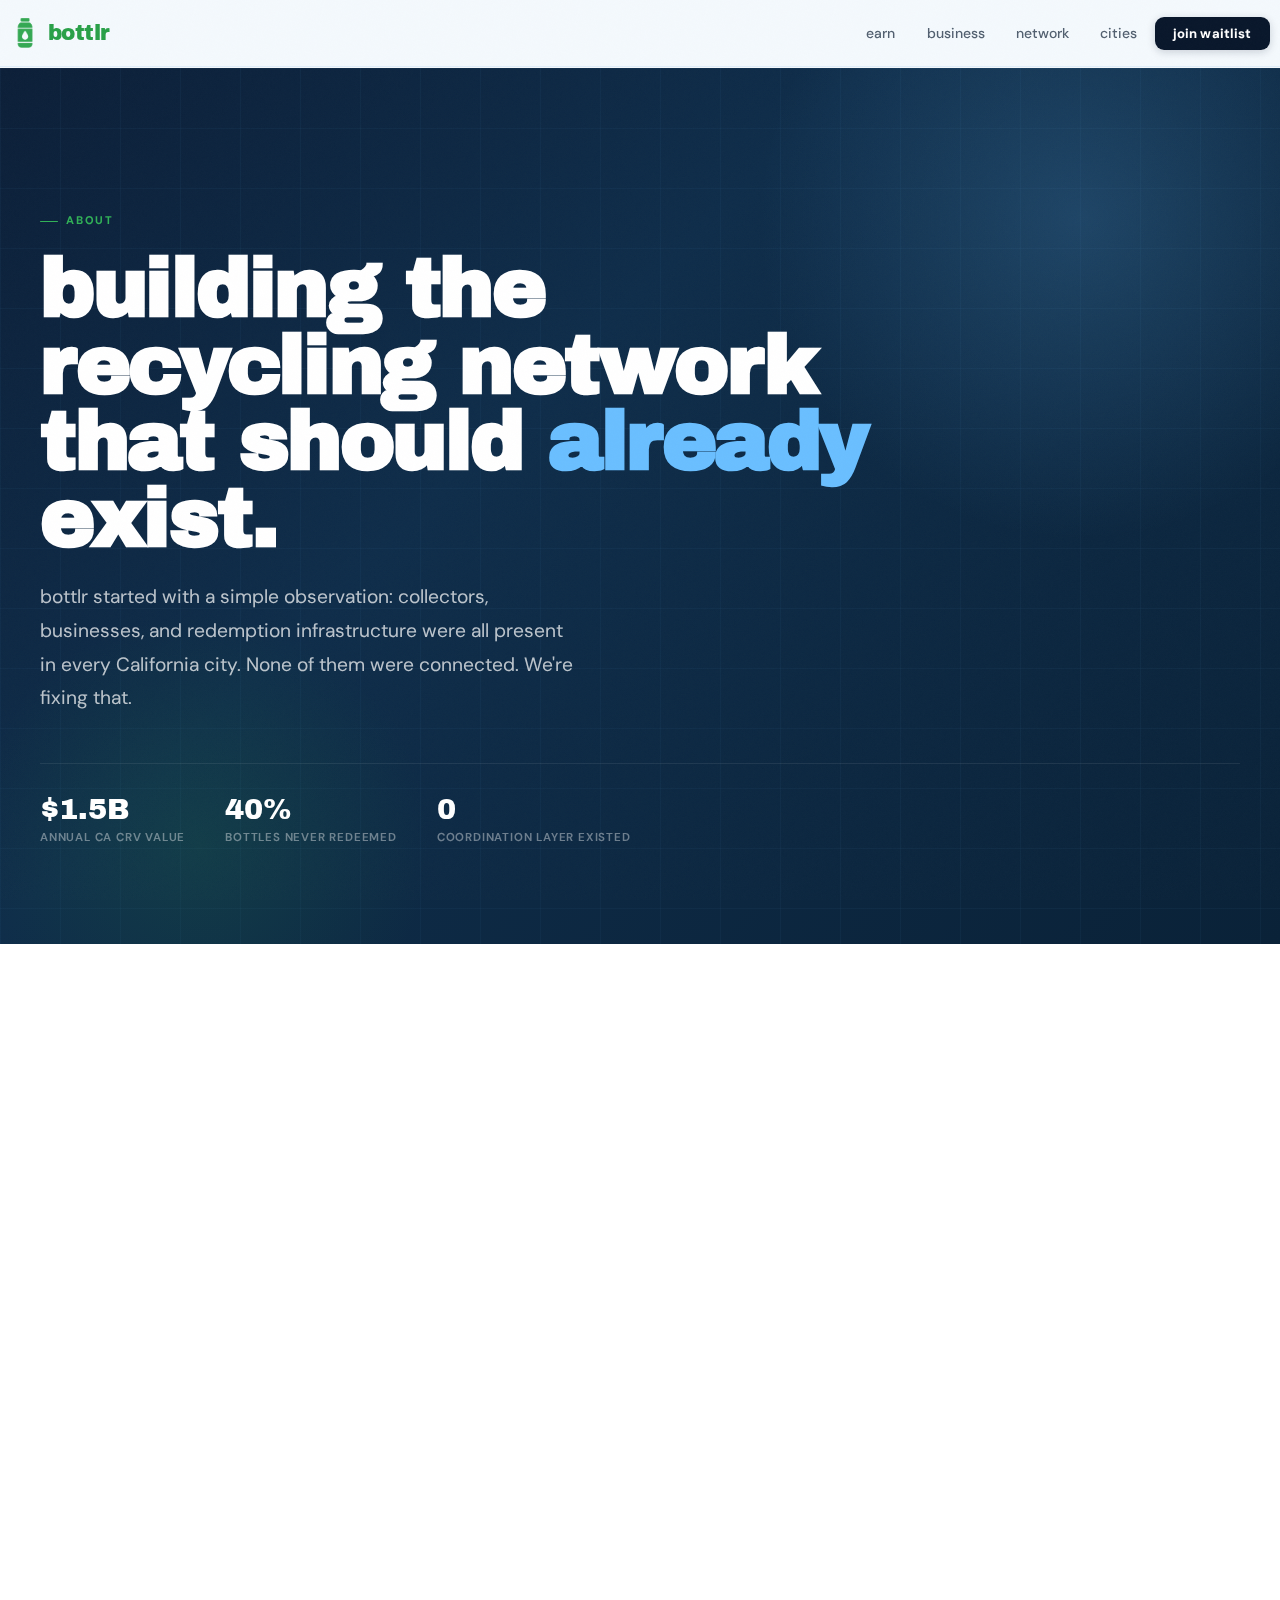
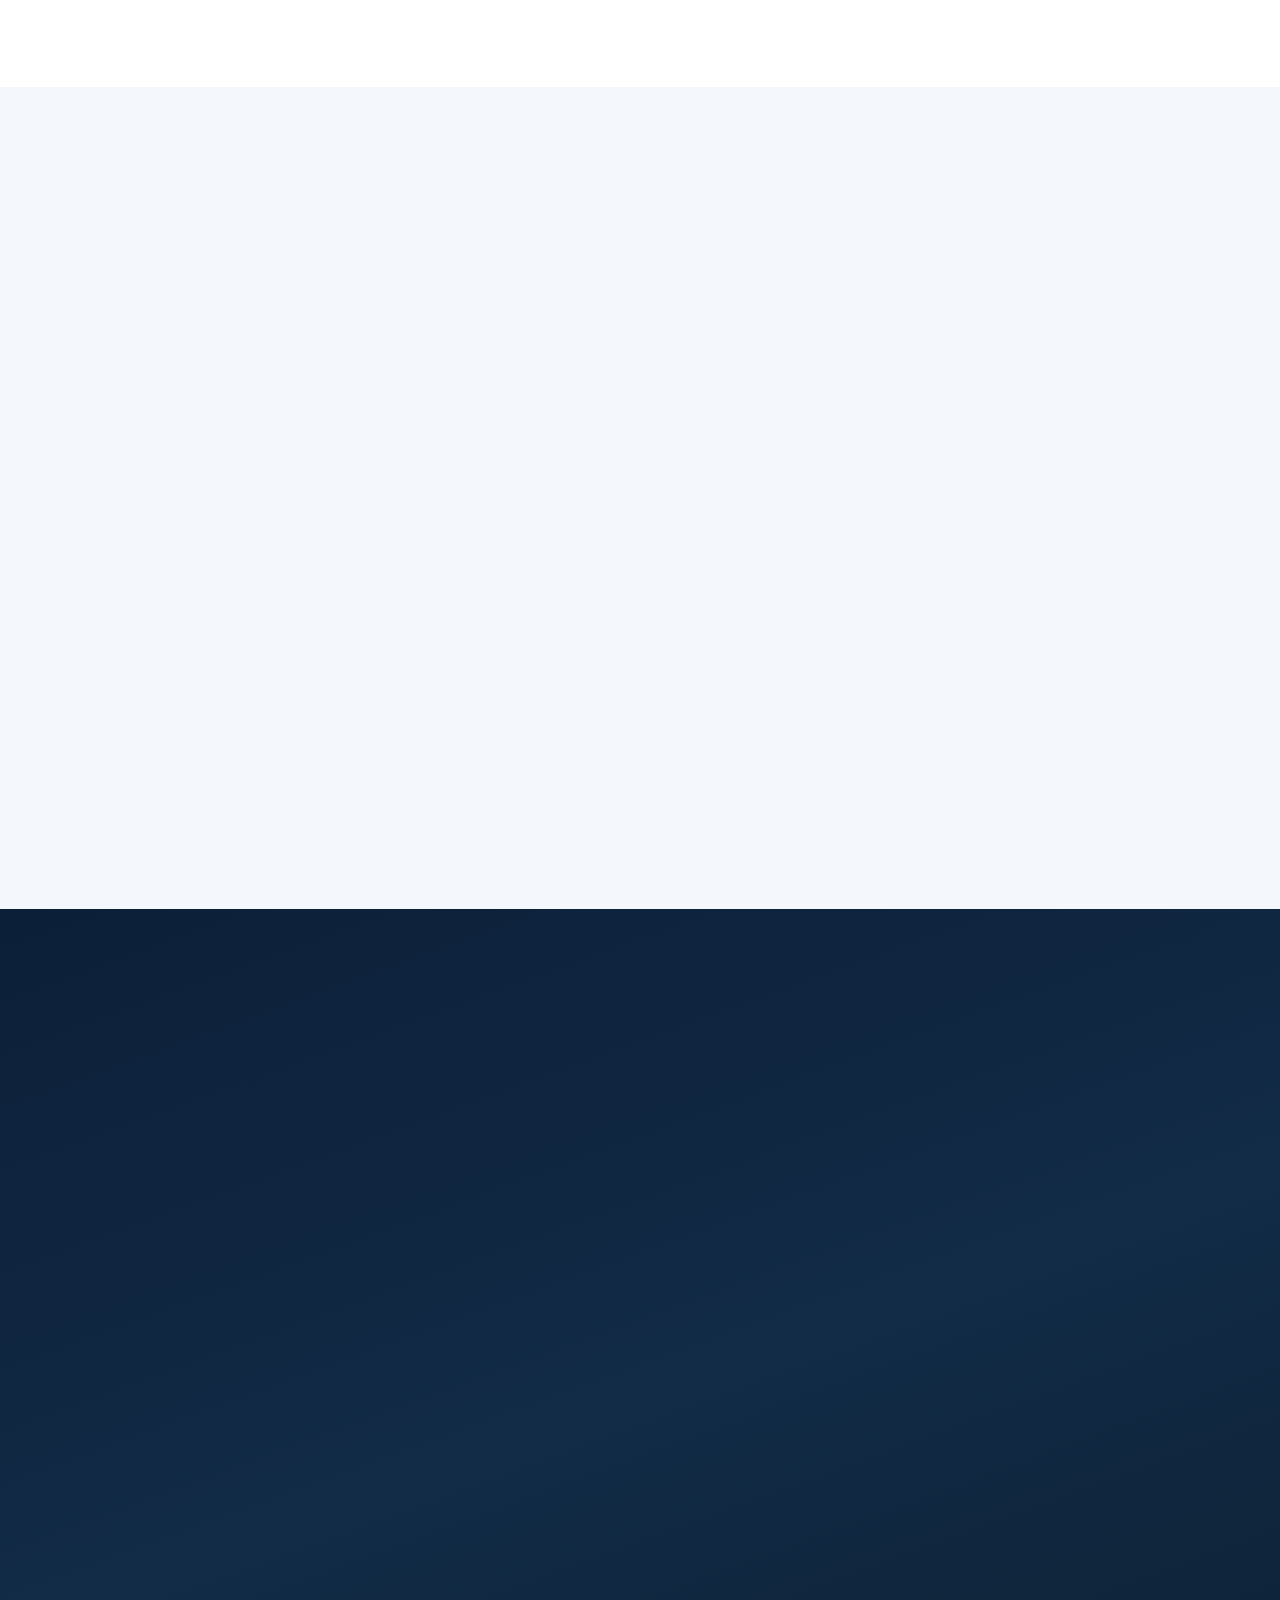
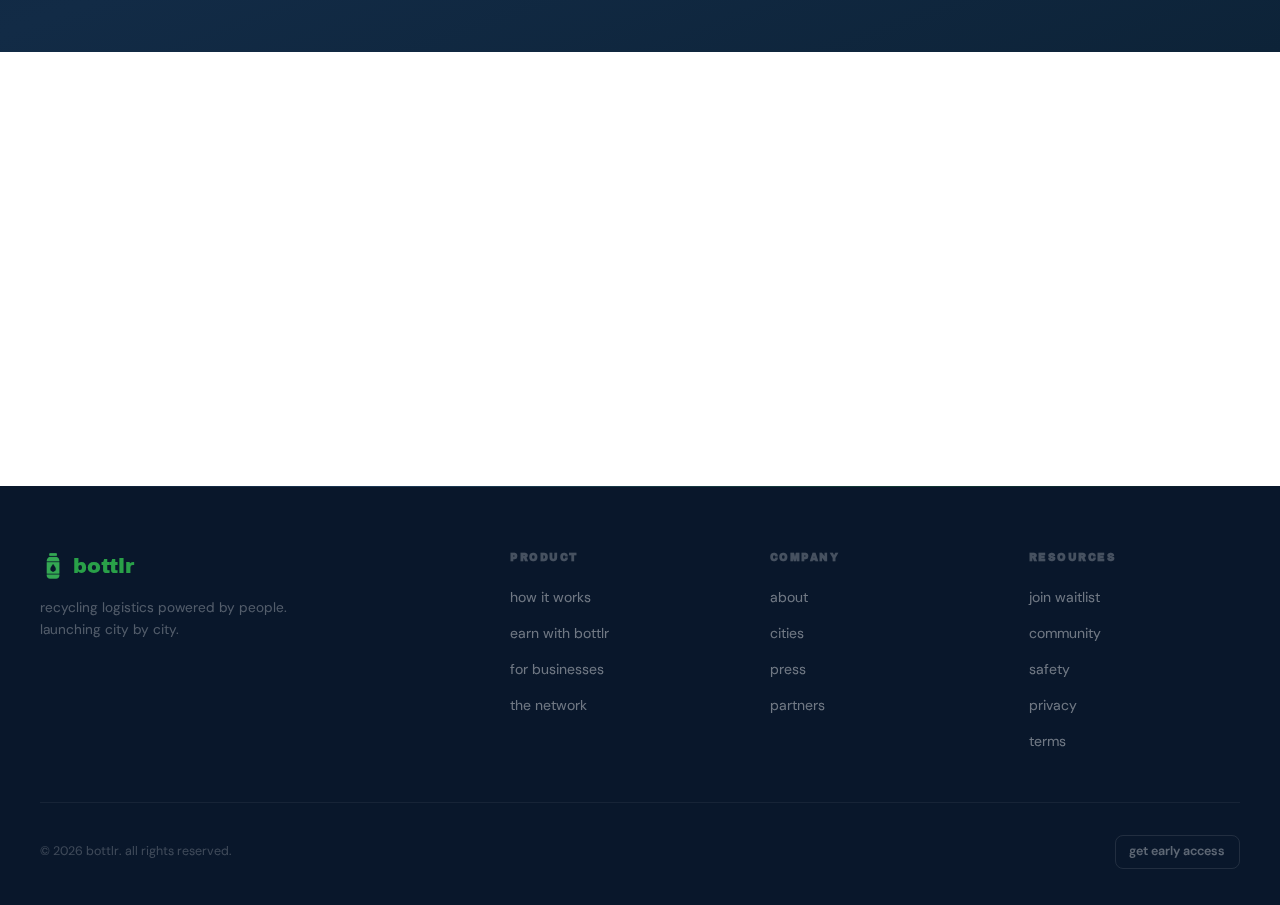
<file: about.html>
<!DOCTYPE html>
<html lang="en">
<head>
  <meta charset="UTF-8">
  <meta name="viewport" content="width=device-width, initial-scale=1.0, viewport-fit=cover">
  <title>About — bottlr</title>
  <meta name="description" content="bottlr is building the coordination layer for people-powered recycling, city by city.">
  <link rel="preconnect" href="https://fonts.googleapis.com">
  <link rel="preconnect" href="https://fonts.gstatic.com" crossorigin>
  <link href="https://fonts.googleapis.com/css2?family=Archivo+Black&family=DM+Sans:ital,opsz,wght@0,9..40,400;0,9..40,500;0,9..40,600;0,9..40,700&display=swap" rel="stylesheet">
  <link rel="icon" type="image/png" href="assets/images/brand/app-icon.png">
  <link rel="stylesheet" href="bottlr.css">
  
</head>
<body>
<div class="scroll-progress" id="scrollProgress"></div>
<header class="site-header" id="header">
  <div class="header-inner">
    <a href="index.html" class="logo"><img src="assets/images/brand/wordmark.png" alt="bottlr"> bottlr</a>
    <button class="hamburger" id="hamburger" aria-label="menu"><span></span><span></span><span></span></button>
    <nav class="desktop-nav"><ul>
      <li><a href="earn-with-bottlr.html">earn</a></li>
      <li><a href="business.html">business</a></li>
      <li><a href="network.html">network</a></li>
      <li><a href="cities.html">cities</a></li>
      <li><a href="join-waitlist.html" class="btn-nav">join waitlist</a></li>
    </ul></nav>
  </div>
</header>
<div class="menu-overlay" id="menuOverlay"></div>
<nav class="mobile-menu" id="mobileMenu">
  <a href="earn-with-bottlr.html">earn with bottlr</a>
  <a href="business.html">for businesses</a>
  <a href="network.html">the network</a>
  <a href="cities.html">cities</a>
  <a href="join-waitlist.html" class="cta-mobile">join waitlist</a>
</nav>

<main class="page-main">

  <div class="page-hero-band">
    <div class="hero-grid"></div>
    <div class="page-hero-inner">
      <div class="page-label">about</div>
      <h1>building the<br>recycling network<br>that should <em>already</em><br>exist.</h1>
      <p class="sub">bottlr started with a simple observation: collectors, businesses, and redemption infrastructure were all present in every California city. None of them were connected. We're fixing that.</p>
      <div class="hero-stats">
        <div>
          <div class="hero-stat-num">$1.5B</div>
          <div class="hero-stat-label">annual CA CRV value</div>
        </div>
        <div>
          <div class="hero-stat-num">40%</div>
          <div class="hero-stat-label">bottles never redeemed</div>
        </div>
        <div>
          <div class="hero-stat-num">0</div>
          <div class="hero-stat-label">coordination layer existed</div>
        </div>
      </div>
    </div>
  </div>

  <!-- MISSION -->
  <section class="section section--white">
    <div class="section-inner">
      <div class="split" style="align-items:start;">
        <div class="reveal">
          <div class="section-label">the mission</div>
          <h2 class="section-title">coordination is the missing infrastructure.</h2>
          <p class="section-desc" style="margin-bottom:1.4rem;">The bottle deposit system works. Collectors exist and want to work. Businesses generate bottles constantly. Redemption centers are open. What was missing was the layer connecting all three — in real time, at the neighborhood level, with full transparency.</p>
          <p class="section-desc">bottlr is that layer. Not a marketplace. Not an app. An operating system for community recycling logistics.</p>
          <div style="display:flex;gap:1rem;flex-wrap:wrap;margin-top:2rem;">
            <a href="how-it-works.html" class="btn btn-blue">see how it works</a>
            <a href="network.html" class="btn btn-outline">the network</a>
          </div>
        </div>
        <div class="reveal" style="--delay:0.1s;">
          <div class="stat-block">
            <div class="stat-block-row">
              <div class="sbn" style="color:var(--blue);">$1.5B</div>
              <div class="sbl">CA bottle deposit value annually</div>
            </div>
            <div class="stat-block-row">
              <div class="sbn" style="color:var(--green);">40%</div>
              <div class="sbl">never redeemed — value left in the trash</div>
            </div>
            <div class="stat-block-row">
              <div class="sbn" style="color:var(--ink);">live</div>
              <div class="sbl">real-time coordination model — not a listing board</div>
            </div>
            <div class="stat-block-row">
              <div class="sbn" style="color:var(--ink);">0%</div>
              <div class="sbl">cut from collector earnings — we charge businesses, not collectors</div>
            </div>
          </div>
        </div>
      </div>
    </div>
  </section>

  <!-- BELIEFS -->
  <section class="section" style="background:var(--off-white);">
    <div class="section-inner">
      <div class="section-header reveal">
        <div class="section-label">what we believe</div>
        <h2 class="section-title">principles behind every decision.</h2>
        <p class="section-desc">These aren't values on a wall. They're the lens every product and business decision runs through.</p>
      </div>
      <div class="grid-2">
        <div class="card card--accent reveal" style="--delay:0.0s">
          <h3>collectors are essential infrastructure</h3>
          <p>The people doing the physical work are not gig labor to be optimized. They are the network. Every feature we build either makes their work clearer, safer, or more valuable — or it doesn't ship.</p>
        </div>
        <div class="card card--accent reveal" style="--delay:0.07s">
          <h3>transparency is structural, not a policy</h3>
          <p>Every pickup, every dollar, every outcome is visible to the people involved. We don't build trust through promises — we build it by making the system legible.</p>
        </div>
        <div class="card card--accent reveal" style="--delay:0.14s">
          <h3>local depth over global reach</h3>
          <p>A thick network in one city is worth more than a thin one in twenty. We launch each city when the density is right, not when the map looks impressive.</p>
        </div>
        <div class="card card--accent reveal" style="--delay:0.21s">
          <h3>the app is access, not the product</h3>
          <p>We're building the operating layer for community recycling logistics. The iOS app is how people access that layer — the infrastructure is what we're actually building.</p>
        </div>
      </div>
    </div>
  </section>

  <!-- STAGE -->
  <section class="section section--dark">
    <div class="section-inner">
      <div class="section-header reveal">
        <div class="section-label">where we are</div>
        <h2 class="section-title">pre-launch. moving fast.</h2>
        <p class="section-desc">App store submission imminent. First host partners onboarding in San Jose. Collector waitlist growing. Open to conversations on every front.</p>
      </div>
      <div class="metrics-band reveal" style="--delay:0.08s;">
        <div class="metric-cell">
          <div class="metric-big">SJ</div>
          <div class="metric-label">first launch city</div>
          <p class="metric-desc">San Jose is our proving ground — dense routes, motivated collector base, business partners ready to go live.</p>
        </div>
        <div class="metric-cell">
          <div class="metric-big">iOS</div>
          <div class="metric-label">platform at launch</div>
          <p class="metric-desc">Native iOS app in final testing. Android on the roadmap after the San Jose network is proven.</p>
        </div>
        <div class="metric-cell">
          <div class="metric-big">live</div>
          <div class="metric-label">coordination model</div>
          <p class="metric-desc">Real-time job visibility, instant claiming, and photo-verified completion — not an asynchronous board.</p>
        </div>
        <div class="metric-cell">
          <div class="metric-big">open</div>
          <div class="metric-label">partner pathways</div>
          <p class="metric-desc">Business pilots, community grants, and city expansion conversations are active and open now.</p>
        </div>
      </div>
    </div>
  </section>

  <!-- CTA -->
  <section class="section section--white">
    <div class="section-inner">
      <div class="cta-strip reveal">
        <div>
          <h3>want in before we launch?</h3>
          <p>Join the San Jose waitlist — first access for collectors and host businesses, before the public launch.</p>
        </div>
        <div class="cta-strip-actions">
          <a href="join-waitlist.html" class="btn btn-green btn-lg">join waitlist</a>
          <a href="funding.html" class="btn btn-ghost-white">partner with us</a>
        </div>
      </div>
    </div>
  </section>

</main>

<footer class="site-footer">
  <div class="footer-inner">
    <div>
      <a href="index.html" class="footer-logo"><img src="assets/images/brand/wordmark.png" alt="bottlr"> bottlr</a>
      <p class="footer-tagline">recycling logistics powered by people. launching city by city.</p>
    </div>
    <div class="footer-col"><h4>product</h4><ul>
      <li><a href="how-it-works.html">how it works</a></li>
      <li><a href="earn-with-bottlr.html">earn with bottlr</a></li>
      <li><a href="business.html">for businesses</a></li>
      <li><a href="network.html">the network</a></li>
    </ul></div>
    <div class="footer-col"><h4>company</h4><ul>
      <li><a href="about.html">about</a></li>
      <li><a href="cities.html">cities</a></li>
      <li><a href="press.html">press</a></li>
      <li><a href="funding.html">partners</a></li>
    </ul></div>
    <div class="footer-col"><h4>resources</h4><ul>
      <li><a href="join-waitlist.html">join waitlist</a></li>
      <li><a href="community.html">community</a></li>
      <li><a href="safety.html">safety</a></li>
      <li><a href="privacy.html">privacy</a></li>
      <li><a href="terms.html">terms</a></li>
    </ul></div>
  </div>
  <div class="footer-bottom">
    <span>&copy; 2026 bottlr. all rights reserved.</span>
    <a href="join-waitlist.html" class="footer-badge">get early access</a>
  </div>
</footer>
<script src="bottlr.js"></script>
</body>
</html>
</file>
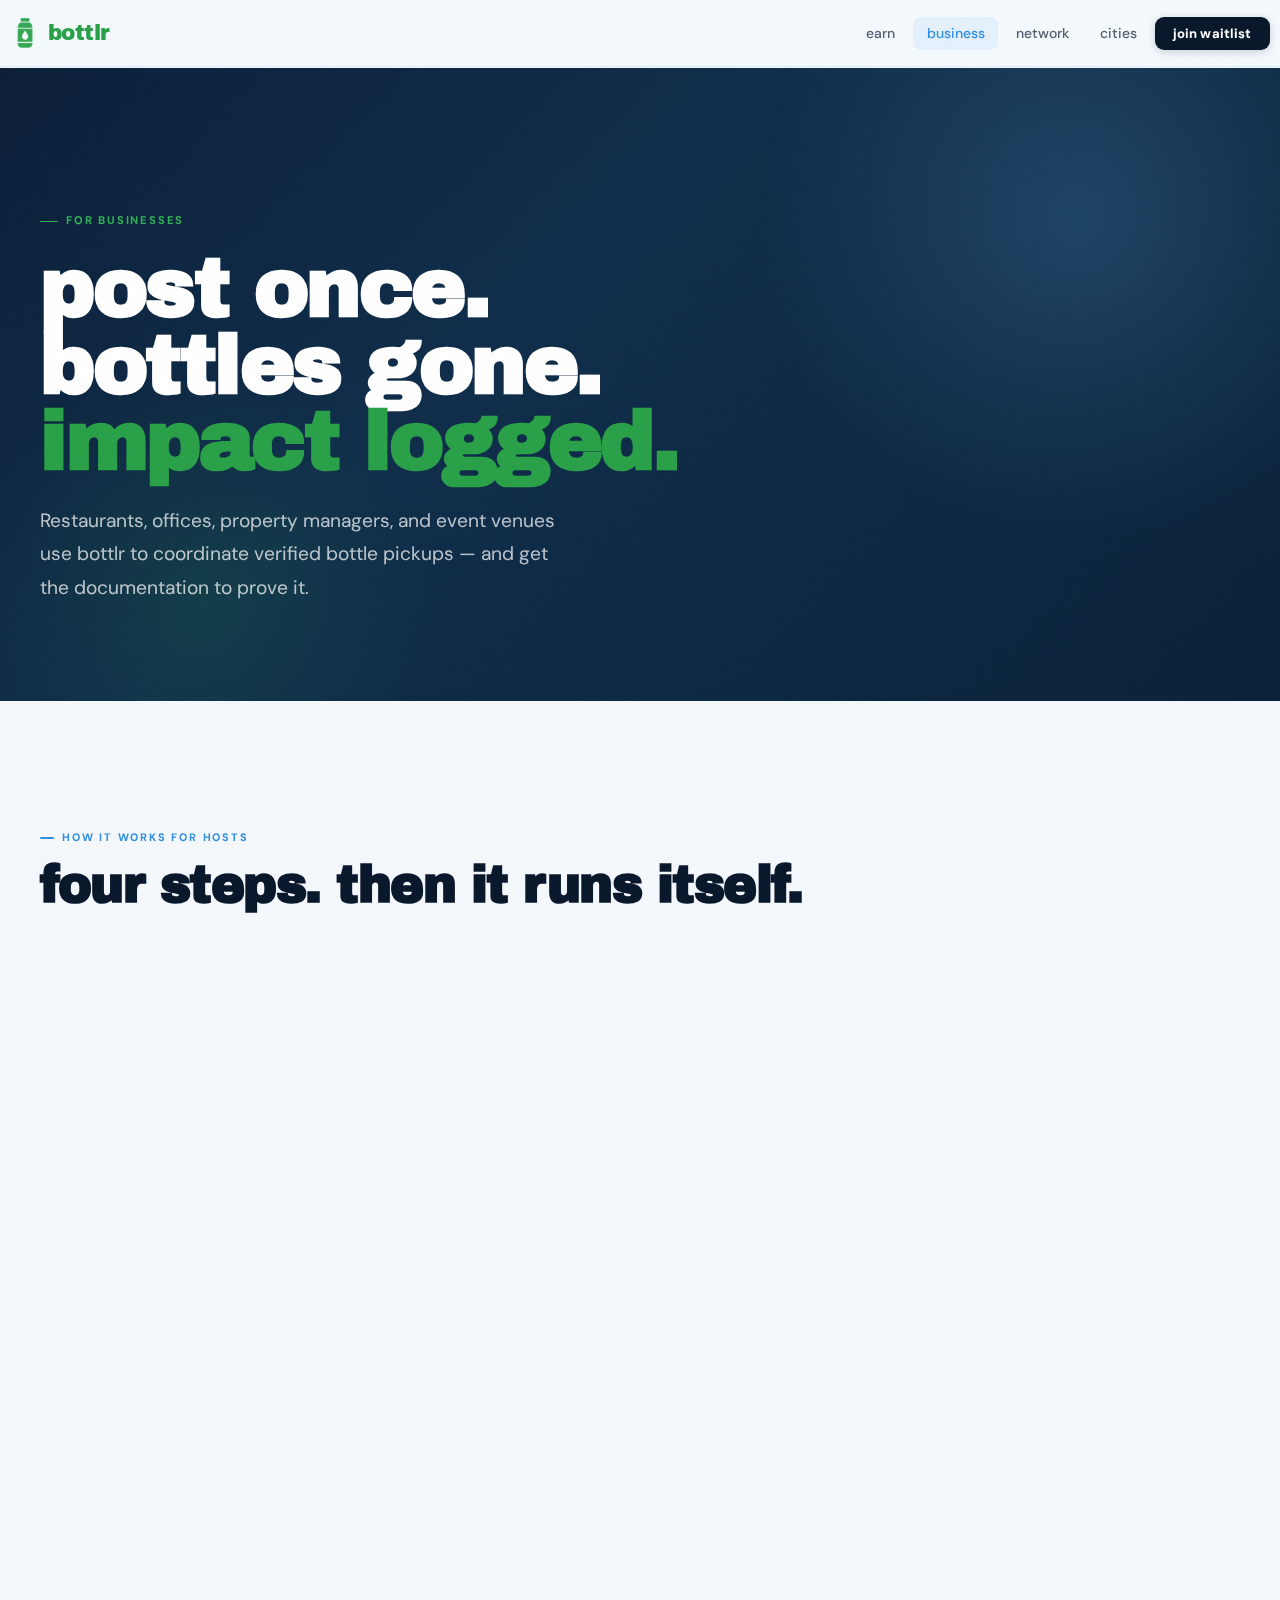
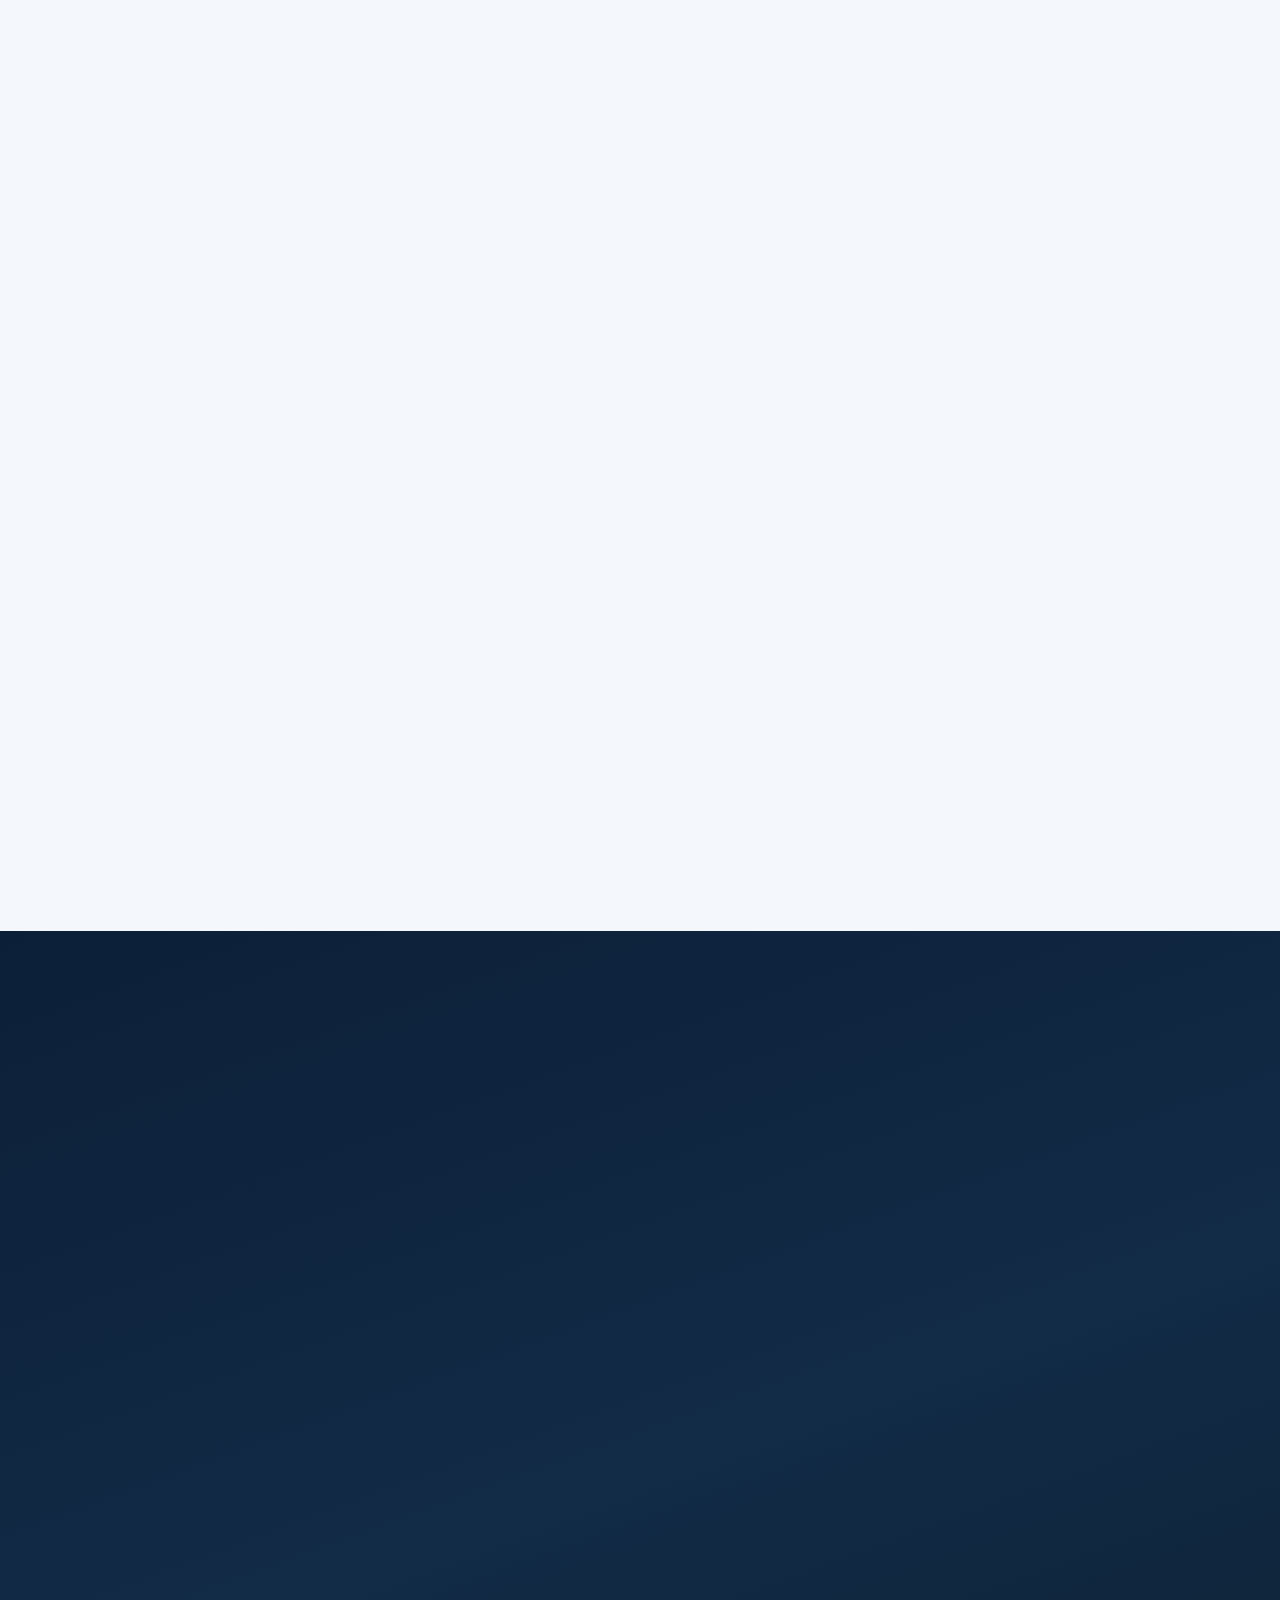
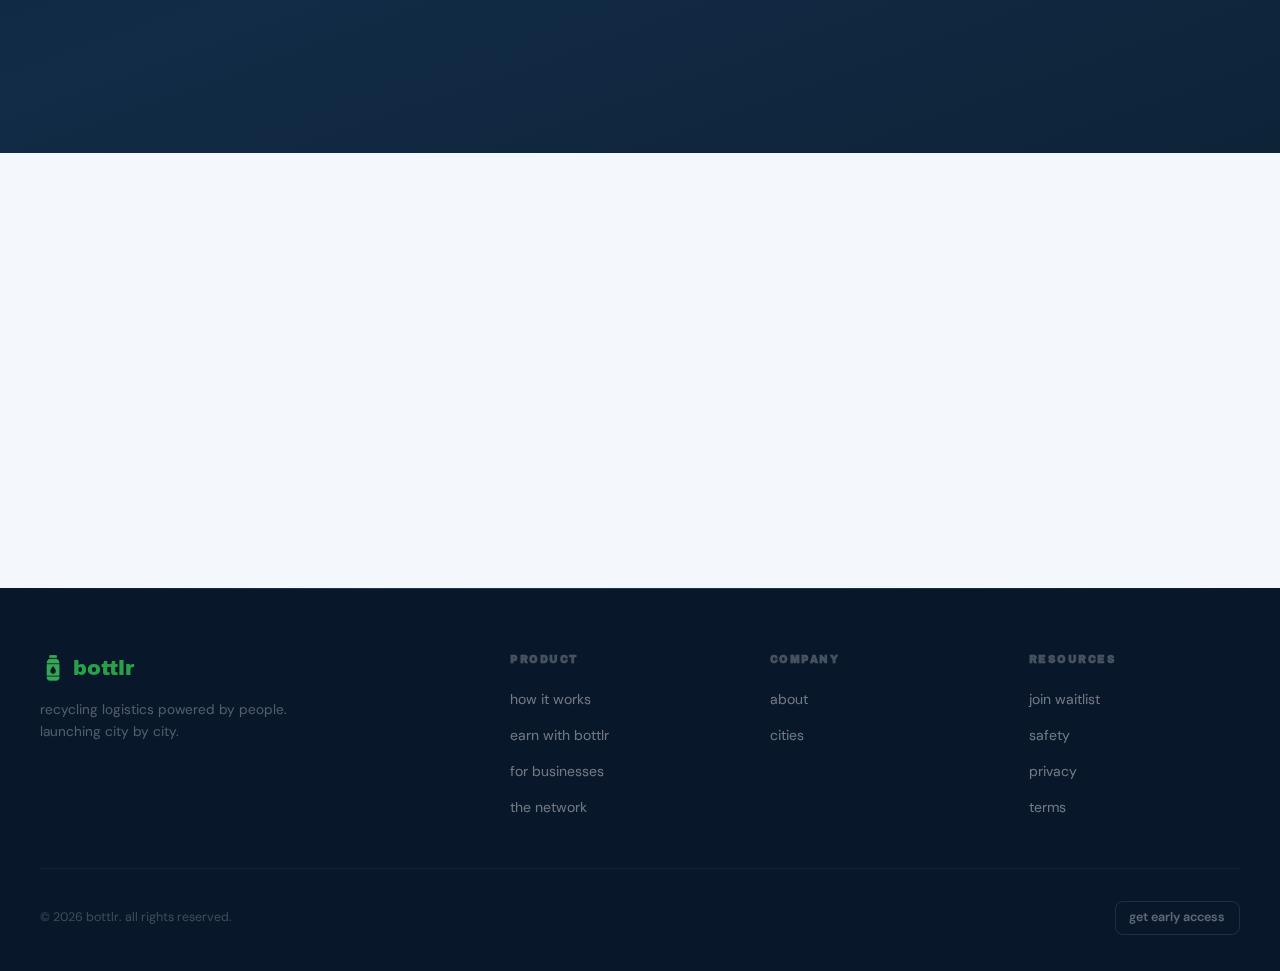
<file: business.html>
<!DOCTYPE html>
<html lang="en">
<head>
  <meta charset="UTF-8">
  <meta name="viewport" content="width=device-width, initial-scale=1.0, viewport-fit=cover">
  <title>For businesses — bottlr</title>
  <meta name="description" content="Post bottle pickups once. Get local collection done. Track impact for ESG reporting.">
  <link rel="preconnect" href="https://fonts.googleapis.com">
  <link rel="preconnect" href="https://fonts.gstatic.com" crossorigin>
  <link href="https://fonts.googleapis.com/css2?family=Archivo+Black&family=DM+Sans:ital,opsz,wght@0,9..40,400;0,9..40,500;0,9..40,600;0,9..40,700&display=swap" rel="stylesheet">
  <link rel="icon" type="image/png" href="assets/images/brand/new-icon.png">
  <link rel="stylesheet" href="bottlr.css">
</head>
<body><div class="scroll-progress" id="scrollProgress"></div>
<header class="site-header" id="header">
  <div class="header-inner">
    <a href="index.html" class="logo"><img src="assets/images/brand/wordmark.png" alt="bottlr"> bottlr</a>
    <button class="hamburger" id="hamburger" aria-label="menu"><span></span><span></span><span></span></button>
    <nav class="desktop-nav"><ul>
      <li><a href="earn-with-bottlr.html">earn</a></li>
      <li><a href="business.html">business</a></li>
      <li><a href="network.html">network</a></li>
      <li><a href="cities.html">cities</a></li>
      <li><a href="join-waitlist.html" class="btn-nav">join waitlist</a></li>
    </ul></nav>
  </div>
</header>
<div class="menu-overlay" id="menuOverlay"></div>
<nav class="mobile-menu" id="mobileMenu">
  <a href="earn-with-bottlr.html">earn with bottlr</a>
  <a href="business.html">for businesses</a>
  <a href="network.html">the network</a>
  <a href="cities.html">cities</a>
  <a href="join-waitlist.html" class="cta-mobile">join waitlist</a>
</nav>
<main class="page-main">
  <div class="page-hero-band">
    <div class="page-hero-inner">
      <div class="page-label">for businesses</div>
      <h1>post once.<br>bottles gone.<br><span style="color:var(--green)">impact logged.</span></h1>
      <p class="sub">Restaurants, offices, property managers, and event venues use bottlr to coordinate verified bottle pickups — and get the documentation to prove it.</p>
    </div>
  </div>

  <section class="section section--tinted">
    <div class="section-inner">
      <div class="section-header reveal">
        <div class="section-label">how it works for hosts</div>
        <h2 class="section-title">four steps. then it runs itself.</h2>
      </div>
      <div class="steps reveal" style="--delay:0.05s;">
        <div class="step"><div class="step-num">01</div><div class="step-body"><h3>post a pickup</h3><p>Add your location, estimated bottle count, and when they're ready. Takes under a minute from any device.</p></div></div>
        <div class="step"><div class="step-num">02</div><div class="step-body"><h3>a collector claims it</h3><p>Nearby collectors see your posting on the live map and claim it in real time. You get a notification when someone is on the way.</p></div></div>
        <div class="step"><div class="step-num">03</div><div class="step-body"><h3>verified pickup</h3><p>Photo verification confirms the handoff. You receive a timestamped completion record — no paperwork, no manual tracking.</p></div></div>
        <div class="step"><div class="step-num">04</div><div class="step-body"><h3>impact report</h3><p>Your dashboard tracks cumulative bottles diverted, CO&sup2; saved, and full pickup history — exportable for compliance or ESG reporting.</p></div></div>
      </div>
    </div>
  </section>

  <section class="section" style="background:var(--off-white);">
    <div class="section-inner">
      <div class="split" style="gap:3rem;align-items:start;">
        <div>
          <div class="section-label reveal">why businesses join early</div>
          <h2 class="section-title reveal">reliable pickup.<br>visible outcomes.</h2>
          <p class="section-desc reveal" style="margin-bottom:1.5rem;">The status quo is a bag of bottles sitting out back, a call to a recycler who may or may not show, and no record of what happened. bottlr replaces all of that.</p>
          <div style="display:flex;flex-direction:column;gap:1rem;">
            <div class="card card--accent reveal" style="--delay:0.05s"><h3>zero operational overhead</h3><p>Post in under a minute. The network handles matching, routing, and verification automatically.</p></div>
            <div class="card card--accent reveal" style="--delay:0.1s"><h3>compliance documentation</h3><p>Every pickup creates a timestamped photo record — useful for sustainability audits, ESG disclosures, and partner reporting.</p></div>
            <div class="card card--accent reveal" style="--delay:0.15s"><h3>community visibility</h3><p>Your business becomes a verified bottlr host — visible to local collectors as a reliable, recurring pickup partner.</p></div>
            <div class="card card--accent reveal" style="--delay:0.2s"><h3>real impact narrative</h3><p>Shareable monthly impact summaries your team can use internally or in external sustainability communications.</p></div>
          </div>
        </div>
        <div class="reveal" style="--delay:0.1s;">
          <div style="background:linear-gradient(135deg,var(--ink) 0%,#1a3552 100%);border-radius:var(--radius);padding:2.5rem;display:flex;flex-direction:column;gap:1.25rem;position:sticky;top:96px;">
            <div>
              <div class="tag" style="margin-bottom:1rem;">pilot host program</div>
              <h3 style="font-family:var(--font-display);color:var(--white);font-size:1.5rem;text-transform:lowercase;line-height:1.15;">become an early host partner.</h3>
              <p style="color:rgba(255,255,255,0.65);font-size:0.9rem;margin-top:0.75rem;line-height:1.65;">We're onboarding our first San Jose businesses now. Early hosts shape how the platform works and get priority collector matching on launch day.</p>
            </div>
            <a href="funding.html#contact-form" class="btn btn-green" style="justify-content:center;">apply to be a pilot host</a>
            <a href="how-it-works.html" class="btn btn-ghost-white" style="justify-content:center;">see how it works first</a>
            <p style="font-size:0.78rem;color:rgba(255,255,255,0.4);">no long-term commitment required for pilot. we'll follow up within 48 hours.</p>
          </div>
        </div>
      </div>
    </div>
  </section>

  <section class="section section--dark">
    <div class="section-inner">
      <div class="section-header reveal">
        <div class="section-label">who uses bottlr</div>
        <h2 class="section-title">any business with bottles.</h2>
        <p class="section-desc">If you generate bottles regularly and want them picked up without hassle, bottlr works for you.</p>
      </div>
      <div class="grid-3 reveal" style="--delay:0.1s;">
        <div class="card card--dark"><h3>restaurants + cafes</h3><p>High bottle volume, daily turnover. Post at end of service and have collectors claim overnight or early morning.</p></div>
        <div class="card card--dark"><h3>offices + coworking</h3><p>Weekly pickup cadence. Track bottle diversion as part of office sustainability reporting for tenants or stakeholders.</p></div>
        <div class="card card--dark"><h3>events + venues</h3><p>Post-event bottle coordination. Large counts, time-sensitive — exactly where bottlr's live claiming model performs best.</p></div>
        <div class="card card--dark"><h3>property managers</h3><p>Coordinate pickups across multiple units or buildings under one account. Impact reports rolled up by property.</p></div>
        <div class="card card--dark"><h3>breweries + distributors</h3><p>High-value bottle streams with established CRV. bottlr routes them to motivated collectors efficiently.</p></div>
        <div class="card card--dark"><h3>universities + schools</h3><p>Campus sustainability programs. Student organizations as collectors, verified impact for annual reports.</p></div>
      </div>
    </div>
  </section>

  <section class="section section--tinted">
    <div class="section-inner">
      <div class="cta-strip reveal">
        <div><h3>ready to become a host?</h3><p>Apply for our pilot program in San Jose. We're onboarding first businesses now and will be in touch within 48 hours.</p></div>
        <div class="cta-strip-actions">
          <a href="funding.html#contact-form" class="btn btn-green">apply now</a>
          <a href="join-waitlist.html" class="btn btn-ghost-white">join general waitlist</a>
        </div>
      </div>
    </div>
  </section>
</main>
<footer class="site-footer">
  <div class="footer-inner">
    <div>
      <a href="index.html" class="footer-logo"><img src="assets/images/brand/wordmark.png" alt="bottlr"> bottlr</a>
      <p class="footer-tagline">recycling logistics powered by people. launching city by city.</p>
    </div>
    <div class="footer-col"><h4>product</h4><ul><li><a href="how-it-works.html">how it works</a></li><li><a href="earn-with-bottlr.html">earn with bottlr</a></li><li><a href="business.html">for businesses</a></li><li><a href="network.html">the network</a></li></ul></div>
    <div class="footer-col"><h4>company</h4><ul><li><a href="about.html">about</a></li><li><a href="cities.html">cities</a></li></ul></div>
    <div class="footer-col"><h4>resources</h4><ul><li><a href="join-waitlist.html">join waitlist</a></li><li><a href="safety.html">safety</a></li><li><a href="privacy.html">privacy</a></li><li><a href="terms.html">terms</a></li></ul></div>
  </div>
  <div class="footer-bottom"><span>&copy; 2026 bottlr. all rights reserved.</span><a href="join-waitlist.html" class="footer-badge">get early access</a></div>
</footer>
<script src="bottlr.js"></script>
</body>
</html>
</file>
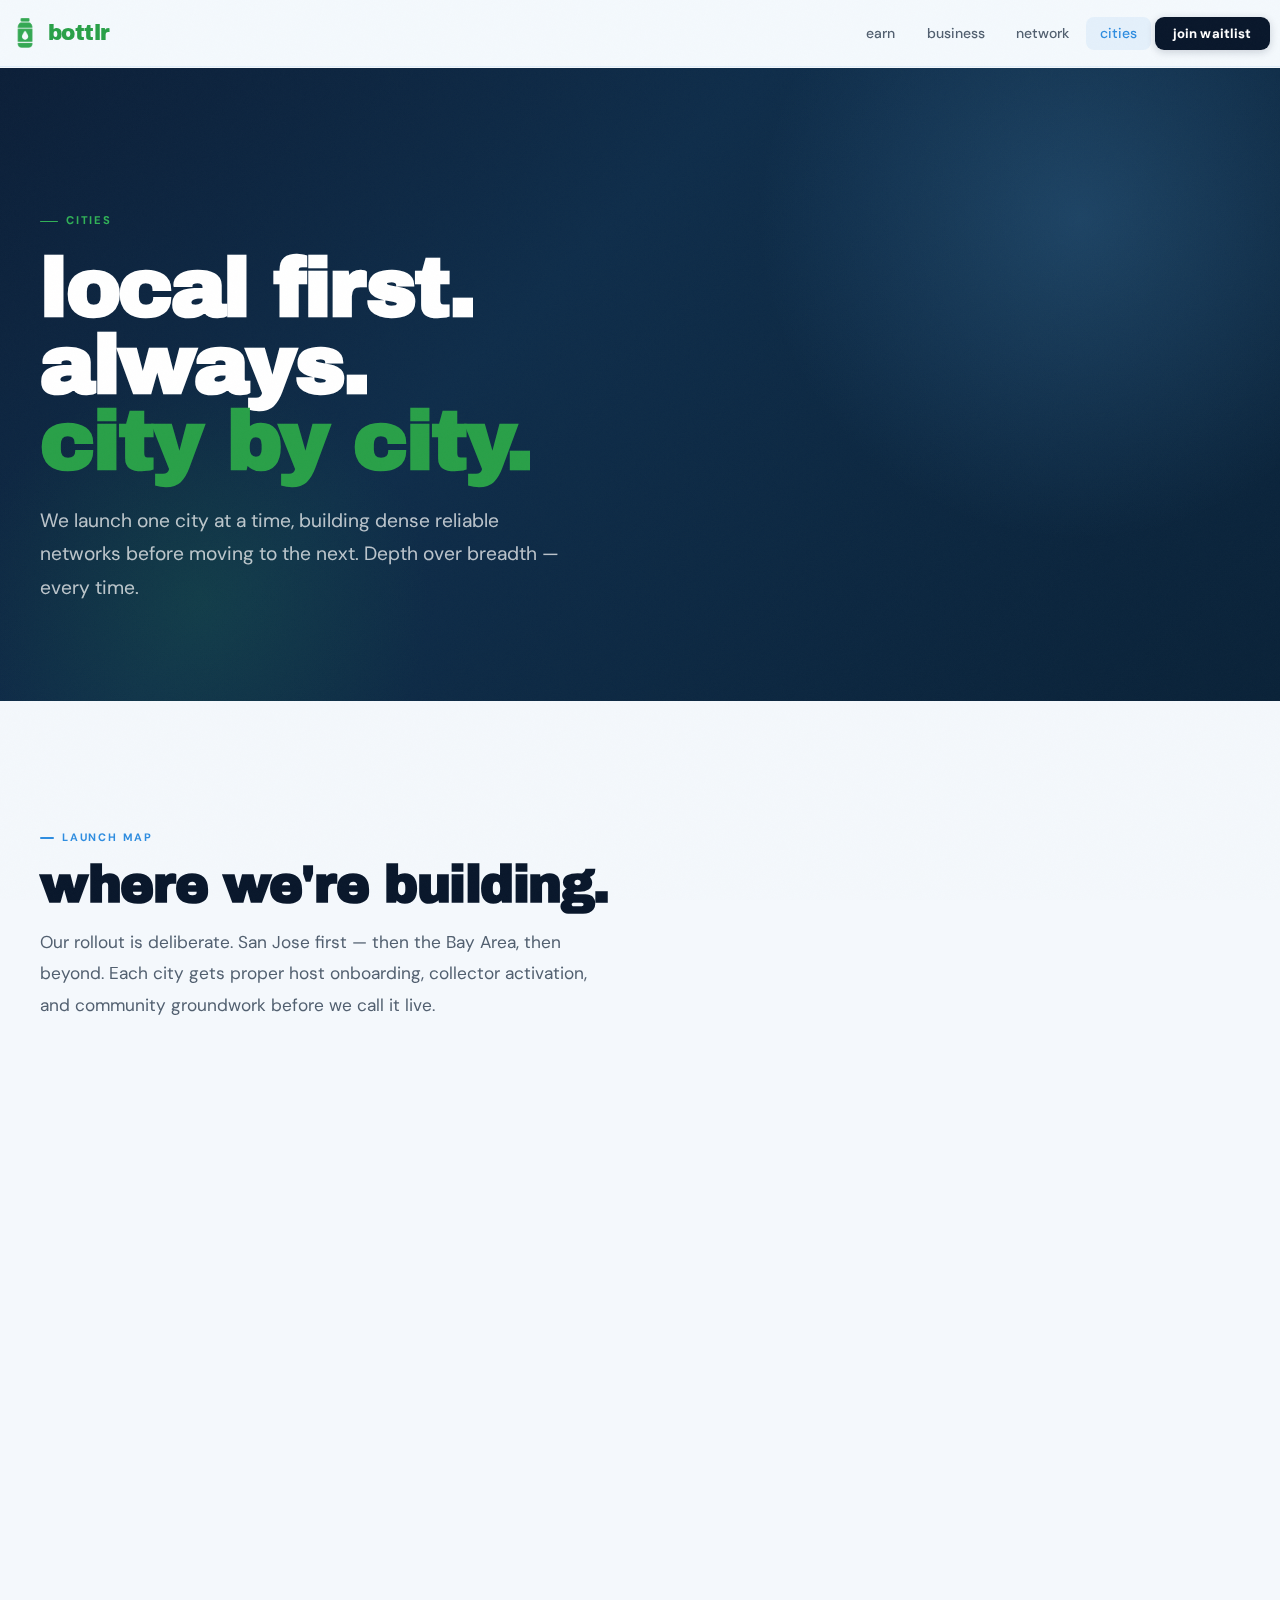
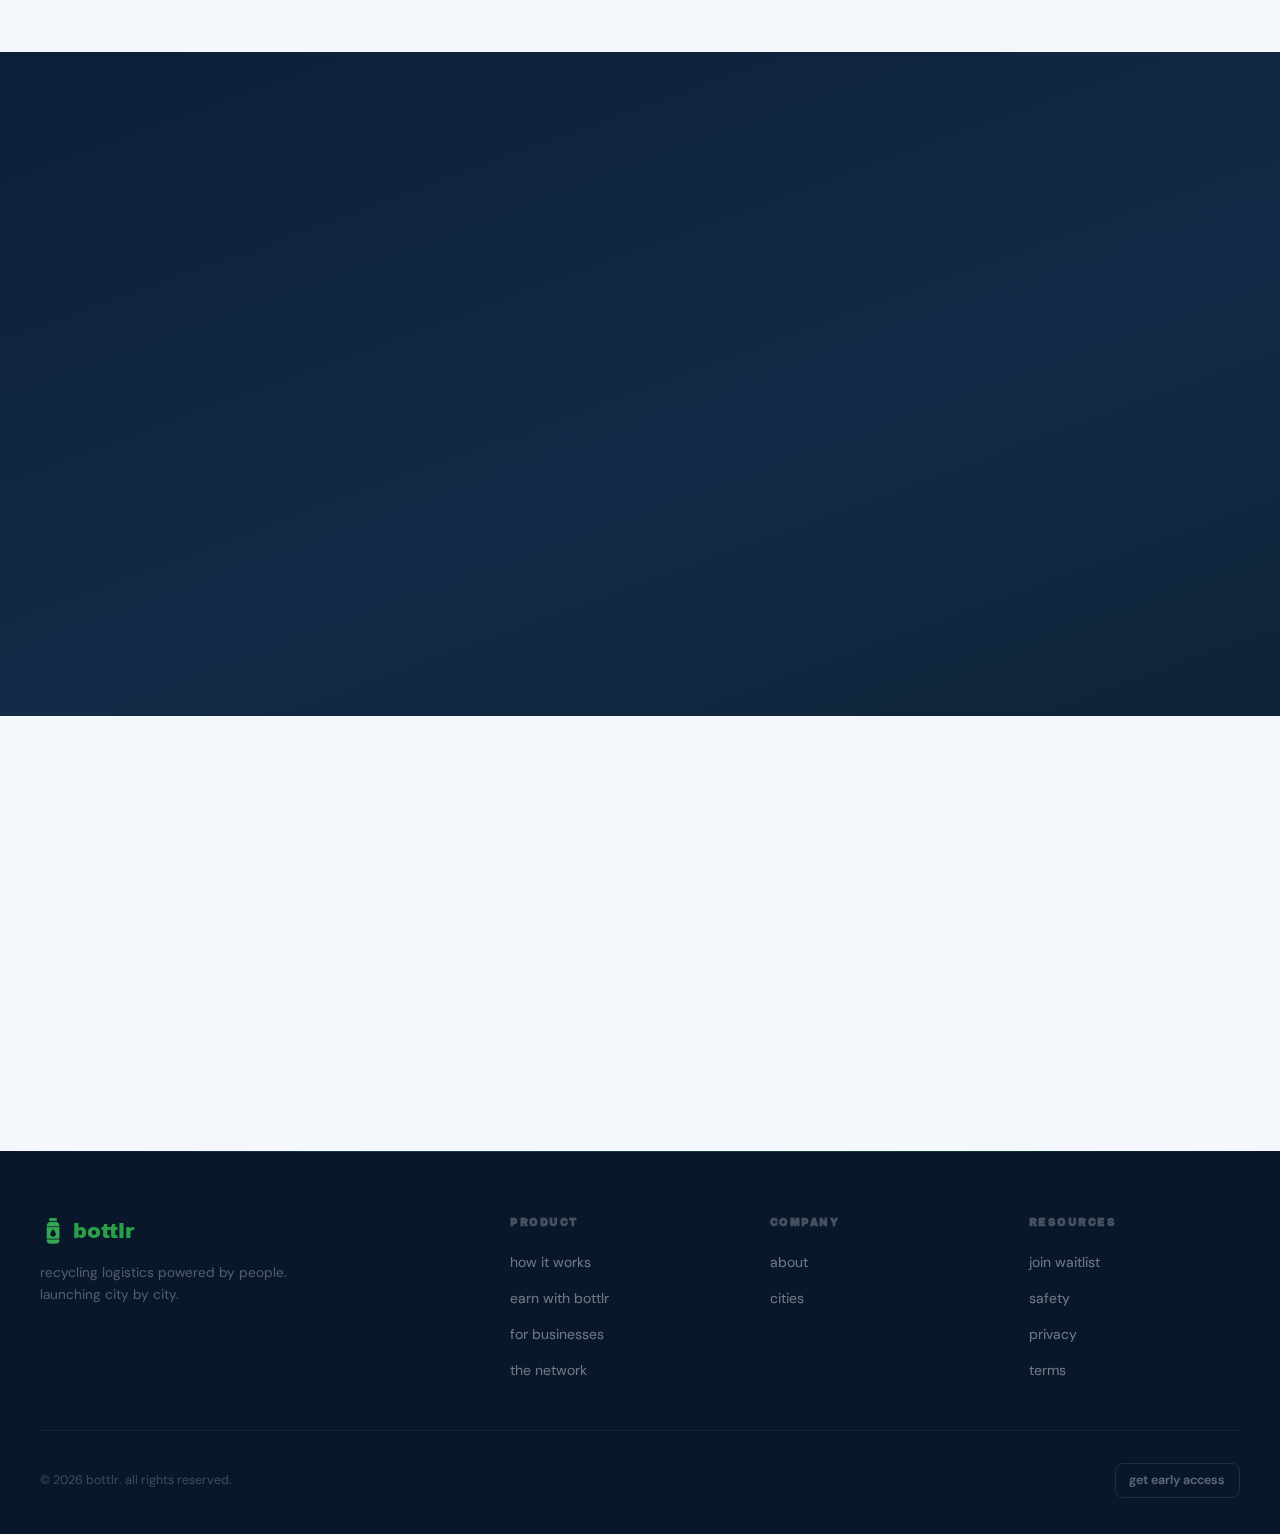
<file: cities.html>
<!DOCTYPE html>
<html lang="en">
<head>
  <meta charset="UTF-8">
  <meta name="viewport" content="width=device-width, initial-scale=1.0, viewport-fit=cover">
  <title>Cities — bottlr</title>
  <meta name="description" content="bottlr launches city by city, building dense local networks before expanding.">
  <link rel="preconnect" href="https://fonts.googleapis.com">
  <link rel="preconnect" href="https://fonts.gstatic.com" crossorigin>
  <link href="https://fonts.googleapis.com/css2?family=Archivo+Black&family=DM+Sans:ital,opsz,wght@0,9..40,400;0,9..40,500;0,9..40,600;0,9..40,700&display=swap" rel="stylesheet">
  <link rel="icon" type="image/png" href="assets/images/brand/new-icon.png">
  <link rel="stylesheet" href="bottlr.css">
</head>
<body><div class="scroll-progress" id="scrollProgress"></div>
<header class="site-header" id="header">
  <div class="header-inner">
    <a href="index.html" class="logo"><img src="assets/images/brand/wordmark.png" alt="bottlr"> bottlr</a>
    <button class="hamburger" id="hamburger" aria-label="menu"><span></span><span></span><span></span></button>
    <nav class="desktop-nav"><ul>
      <li><a href="earn-with-bottlr.html">earn</a></li>
      <li><a href="business.html">business</a></li>
      <li><a href="network.html">network</a></li>
      <li><a href="cities.html">cities</a></li>
      <li><a href="join-waitlist.html" class="btn-nav">join waitlist</a></li>
    </ul></nav>
  </div>
</header>
<div class="menu-overlay" id="menuOverlay"></div>
<nav class="mobile-menu" id="mobileMenu">
  <a href="earn-with-bottlr.html">earn with bottlr</a>
  <a href="business.html">for businesses</a>
  <a href="network.html">the network</a>
  <a href="cities.html">cities</a>
  <a href="join-waitlist.html" class="cta-mobile">join waitlist</a>
</nav>
<main class="page-main">
  <div class="page-hero-band">
    <div class="page-hero-inner">
      <div class="page-label">cities</div>
      <h1>local first.<br>always.<br><span style="color:var(--green)">city by city.</span></h1>
      <p class="sub">We launch one city at a time, building dense reliable networks before moving to the next. Depth over breadth — every time.</p>
    </div>
  </div>

  <section class="section section--tinted">
    <div class="section-inner">
      <div class="section-header reveal">
        <div class="section-label">launch map</div>
        <h2 class="section-title">where we're building.</h2>
        <p class="section-desc">Our rollout is deliberate. San Jose first — then the Bay Area, then beyond. Each city gets proper host onboarding, collector activation, and community groundwork before we call it live.</p>
      </div>
      <div class="grid-2 reveal" style="--delay:0.05s;">
        <div class="city-card">
          <div style="display:flex;align-items:center;justify-content:space-between;">
            <div class="city-name">san jose</div>
            <div class="city-status" style="color:var(--green);"><span class="live-dot"></span> active launch</div>
          </div>
          <p class="city-desc">Our founding city and proving ground. Host partners onboarding now. Collector waitlist open. Routes activate on app launch day.</p>
          <a href="join-waitlist.html" class="btn btn-green btn-sm" style="margin-top:0.5rem;">join san jose waitlist</a>
        </div>
        <div class="city-card">
          <div style="display:flex;align-items:center;justify-content:space-between;">
            <div class="city-name">oakland</div>
            <div class="city-status" style="color:var(--blue);">
              <span style="width:6px;height:6px;border-radius:50%;background:var(--blue);display:inline-block;margin-right:4px;"></span>
              coming next
            </div>
          </div>
          <p class="city-desc">Early partner outreach underway. Strong collector density and a business community that's shown real interest. Second in line after San Jose proves out.</p>
          <span class="tag" style="margin-top:0.5rem;display:inline-block;">notify me when live</span>
        </div>
        <div class="city-card">
          <div style="display:flex;align-items:center;justify-content:space-between;">
            <div class="city-name">san francisco</div>
            <div class="city-status" style="color:var(--gray);">
              <span style="width:6px;height:6px;border-radius:50%;background:var(--gray);display:inline-block;margin-right:4px;"></span>
              in planning
            </div>
          </div>
          <p class="city-desc">High bottle density, motivated collector base, and sustainability-focused business community. City-specific route planning in progress.</p>
          <span class="tag" style="margin-top:0.5rem;display:inline-block;">notify me when live</span>
        </div>
        <div class="city-card">
          <div style="display:flex;align-items:center;justify-content:space-between;">
            <div class="city-name">your city</div>
            <div class="city-status" style="color:var(--gray);">
              <span style="width:6px;height:6px;border-radius:50%;background:var(--gray);display:inline-block;margin-right:4px;"></span>
              request access
            </div>
          </div>
          <p class="city-desc">If you have a strong collector community or a business ready to host, your city can move up the queue. Tell us what you've got and we'll evaluate fit.</p>
          <a href="funding.html#contact-form" class="btn btn-outline btn-sm" style="margin-top:0.5rem;">request your city</a>
        </div>
      </div>
    </div>
  </section>

  <section class="section section--dark">
    <div class="section-inner">
      <div class="section-header reveal">
        <div class="section-label">why city by city</div>
        <h2 class="section-title">density beats reach. always.</h2>
        <p class="section-desc">A marketplace with 100 collectors in one city is worth more than 5 in 20 cities. Thick networks create reliability. Reliability creates retention. That's how this grows.</p>
      </div>
      <div class="grid-3 reveal" style="--delay:0.05s;">
        <div class="card card--dark"><h3>host density matters</h3><p>When collectors see multiple jobs on a single route, their income per hour goes up and their loyalty to the platform goes up with it.</p></div>
        <div class="card card--dark"><h3>collector trust is earned locally</h3><p>Reliability only develops when the same collectors are working the same neighborhoods. That happens in depth, not breadth.</p></div>
        <div class="card card--dark"><h3>city-specific infrastructure</h3><p>Redemption center locations, local business relationships, and collector networks are all city-specific. We map each one before we launch.</p></div>
      </div>
    </div>
  </section>

  <section class="section section--tinted">
    <div class="section-inner">
      <div class="cta-strip reveal">
        <div><h3>not in San Jose?</h3><p>Join the waitlist anyway — we track city interest by zip code and use it to prioritize our next launch.</p></div>
        <div class="cta-strip-actions">
          <a href="join-waitlist.html" class="btn btn-green">join waitlist</a>
          <a href="funding.html#contact-form" class="btn btn-ghost-white">request your city</a>
        </div>
      </div>
    </div>
  </section>
</main>
<footer class="site-footer">
  <div class="footer-inner">
    <div>
      <a href="index.html" class="footer-logo"><img src="assets/images/brand/wordmark.png" alt="bottlr"> bottlr</a>
      <p class="footer-tagline">recycling logistics powered by people. launching city by city.</p>
    </div>
    <div class="footer-col"><h4>product</h4><ul><li><a href="how-it-works.html">how it works</a></li><li><a href="earn-with-bottlr.html">earn with bottlr</a></li><li><a href="business.html">for businesses</a></li><li><a href="network.html">the network</a></li></ul></div>
    <div class="footer-col"><h4>company</h4><ul><li><a href="about.html">about</a></li><li><a href="cities.html">cities</a></li></ul></div>
    <div class="footer-col"><h4>resources</h4><ul><li><a href="join-waitlist.html">join waitlist</a></li><li><a href="safety.html">safety</a></li><li><a href="privacy.html">privacy</a></li><li><a href="terms.html">terms</a></li></ul></div>
  </div>
  <div class="footer-bottom"><span>&copy; 2026 bottlr. all rights reserved.</span><a href="join-waitlist.html" class="footer-badge">get early access</a></div>
</footer>
<script src="bottlr.js"></script>
</body>
</html>
</file>
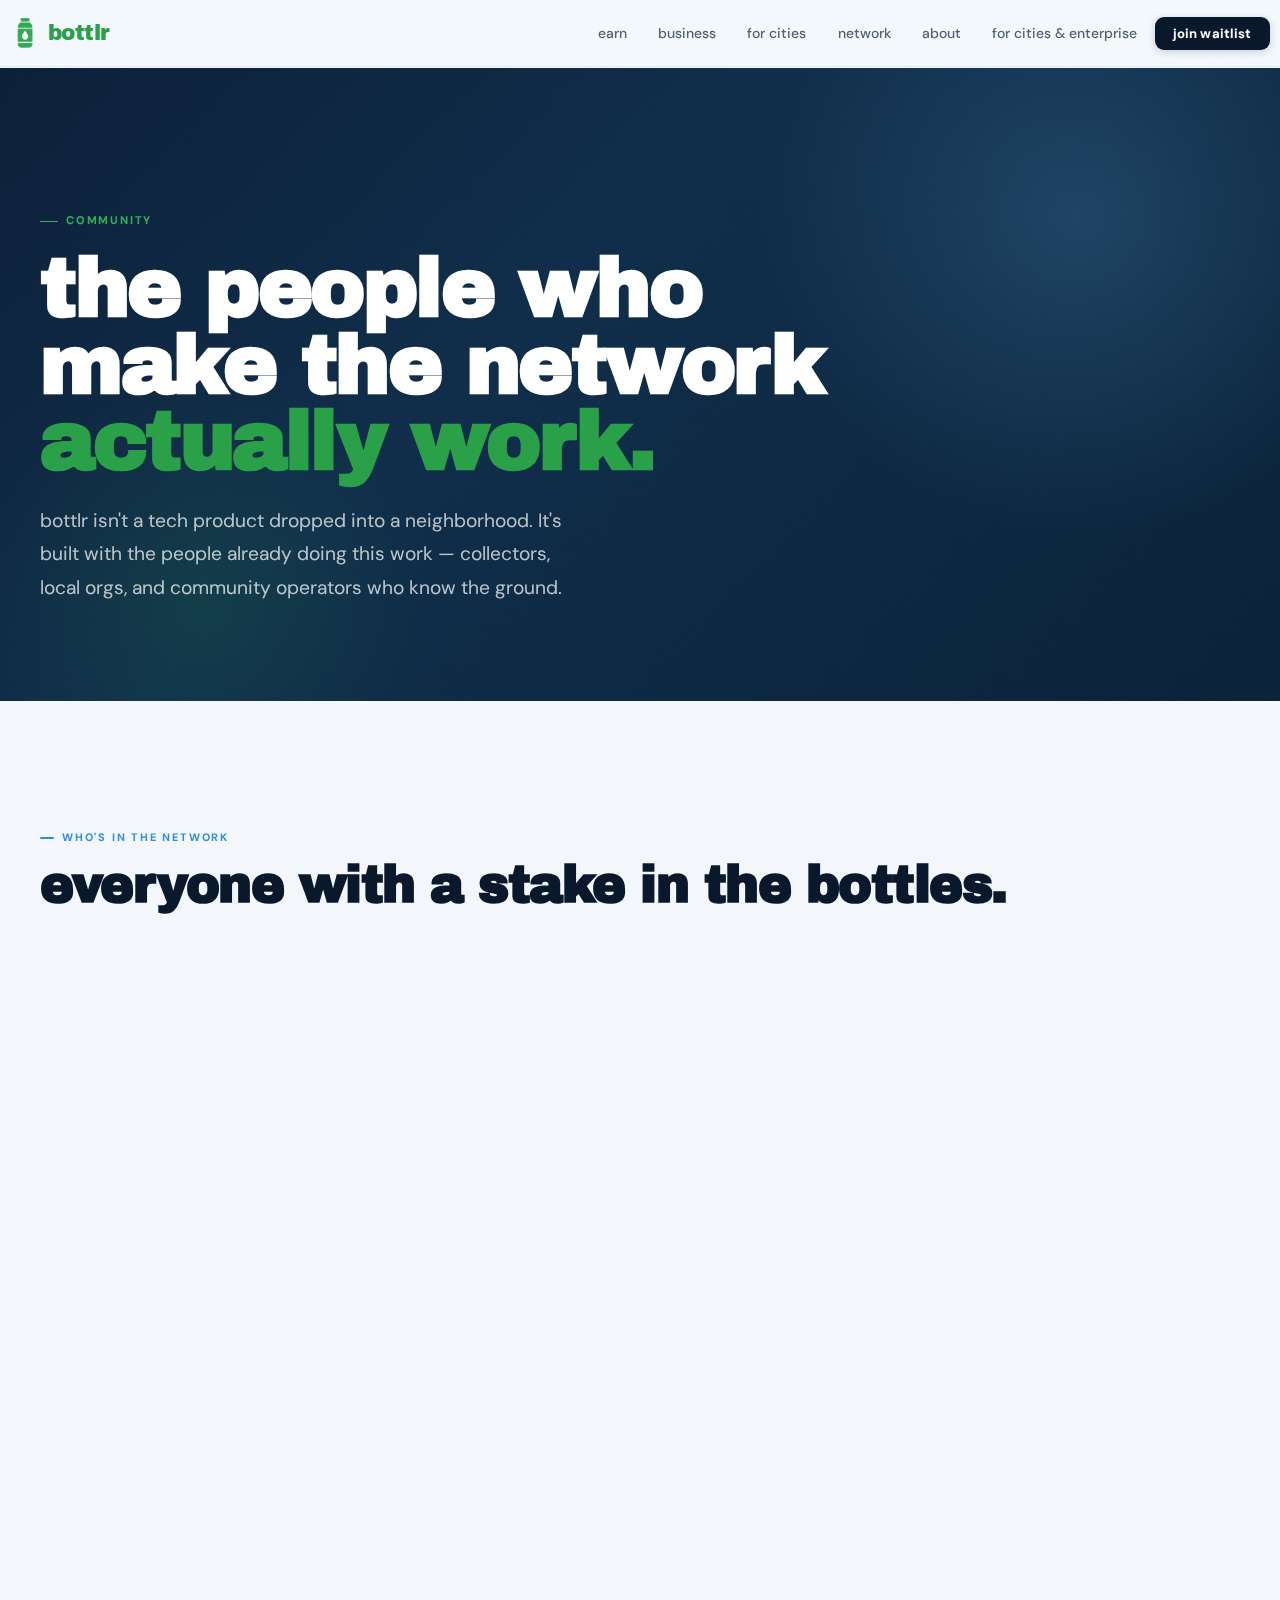
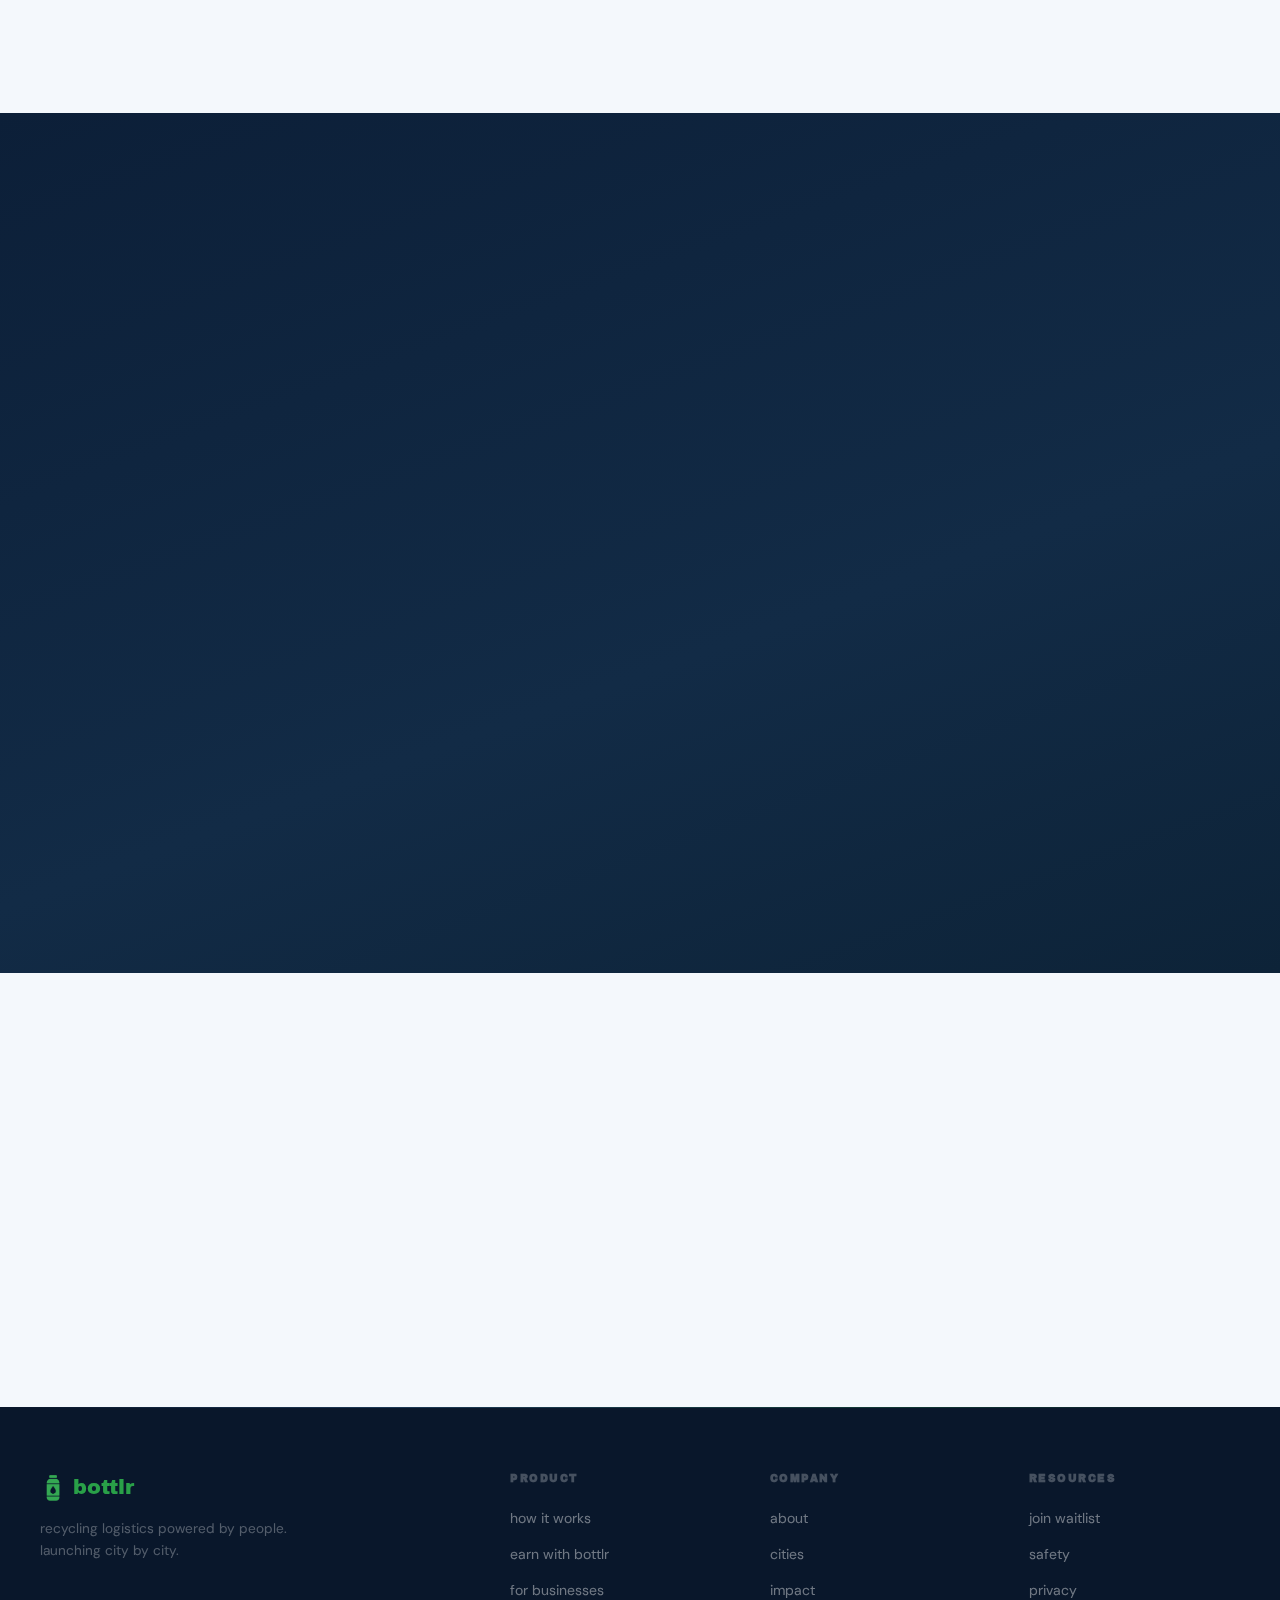
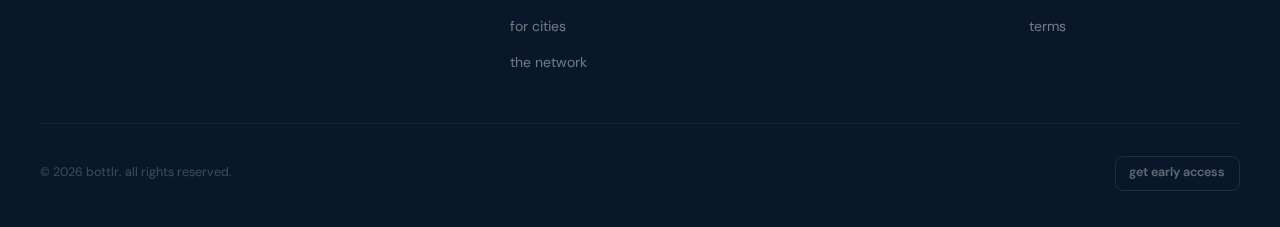
<file: community.html>
<!DOCTYPE html>
<html lang="en">
<head>
  <meta charset="UTF-8">
  <meta name="viewport" content="width=device-width, initial-scale=1.0, viewport-fit=cover">
  <title>Community — bottlr</title>
  <meta name="description" content="bottlr grows through collectors, local partners, and neighborhood operators.">
  <link rel="preconnect" href="https://fonts.googleapis.com">
  <link rel="preconnect" href="https://fonts.gstatic.com" crossorigin>
  <link href="https://fonts.googleapis.com/css2?family=Archivo+Black&family=DM+Sans:ital,opsz,wght@0,9..40,400;0,9..40,500;0,9..40,600;0,9..40,700&display=swap" rel="stylesheet">
  <link rel="icon" type="image/png" href="assets/images/brand/new-icon.png">
  <link rel="stylesheet" href="bottlr.css">
</head>
<body><div class="scroll-progress" id="scrollProgress"></div>
<header class="site-header" id="header">
  <div class="header-inner">
    <a href="index.html" class="logo"><img src="assets/images/brand/wordmark.png" alt="bottlr"> bottlr</a>
    <button class="hamburger" id="hamburger" aria-label="menu"><span></span><span></span><span></span></button>
    <nav class="desktop-nav"><ul>
      <li><a href="earn-with-bottlr.html">earn</a></li>
      <li><a href="business.html">business</a></li>
      <li><a href="for-cities.html">for cities</a></li>
      <li><a href="network.html">network</a></li>
      <li><a href="about.html">about</a></li>
      <li><a href="funding.html">for cities & enterprise</a></li>
      <li><a href="join-waitlist.html" class="btn-nav">join waitlist</a></li>
    </ul></nav>
  </div>
</header>
<div class="menu-overlay" id="menuOverlay"></div>
<nav class="mobile-menu" id="mobileMenu">
  <a href="earn-with-bottlr.html">earn with bottlr</a>
  <a href="business.html">for businesses</a>
  <a href="for-cities.html">for cities</a>
  <a href="network.html">the network</a>
  <a href="about.html">about</a>
  <a href="funding.html">for cities & enterprise</a>
  <a href="join-waitlist.html" class="cta-mobile">join waitlist</a>
</nav>
<main class="page-main">
  <div class="page-hero-band">
    <div class="page-hero-inner">
      <div class="page-label">community</div>
      <h1>the people who<br>make the network<br><span style="color:var(--green)">actually work.</span></h1>
      <p class="sub">bottlr isn't a tech product dropped into a neighborhood. It's built with the people already doing this work — collectors, local orgs, and community operators who know the ground.</p>
    </div>
  </div>

  <section class="section section--tinted">
    <div class="section-inner">
      <div class="section-header reveal">
        <div class="section-label">who's in the network</div>
        <h2 class="section-title">everyone with a stake in the bottles.</h2>
      </div>
      <div class="grid-3 reveal" style="--delay:0.05s;">
        <div class="card"><h3 style="color:var(--blue);">independent collectors</h3><p>The core of the network. People who already walk routes, collect bottles, and redeem CRV — now with better signal and more reliable pickup sources.</p></div>
        <div class="card"><h3 style="color:var(--blue);">neighborhood operators</h3><p>Experienced collectors who work specific areas and want to build higher-volume, more consistent routes through bottlr's posting system.</p></div>
        <div class="card"><h3 style="color:var(--blue);">host businesses</h3><p>Restaurants, offices, and event venues who generate bottles regularly and want them picked up without operational overhead.</p></div>
        <div class="card"><h3 style="color:var(--blue);">sustainability orgs</h3><p>Nonprofits and community groups that want verified recycling infrastructure for programs, impact reporting, or neighborhood initiatives.</p></div>
        <div class="card"><h3 style="color:var(--blue);">city allies</h3><p>Community development orgs, ESG-focused businesses, and local government partners who want to support collector-first recycling logistics.</p></div>
        <div class="card"><h3 style="color:var(--blue);">city & policy partners</h3><p>Municipal sustainability offices, county programs, and state-level compliance bodies who use bottlr data to document progress toward SB 1383 and EPR targets.</p></div>
        <div class="card" style="background:var(--blue-frost);border-color:var(--border);"><h3 style="color:var(--ink);">want in? join the movement.</h3><p style="margin-bottom:1rem;">Whether you collect, host, or organize — there's a place in the bottlr network for you.</p><a href="join-waitlist.html" class="btn btn-green btn-sm">join waitlist</a></div>
      </div>
    </div>
  </section>

  <section class="section section--dark">
    <div class="section-inner">
      <div class="section-header reveal">
        <div class="section-label">how we grow</div>
        <h2 class="section-title">community-led, not VC-paced.</h2>
        <p class="section-desc">We don't grow by flooding a city with marketing. We grow by finding motivated collectors, onboarding committed host businesses, and making sure the network actually works for real people before calling it a launch.</p>
      </div>
      <div class="grid-2 reveal" style="--delay:0.05s;">
        <div class="card card--dark"><h3>collector activation</h3><p>We work with existing collectors in each city — people who already know the routes, the redemption centers, and the neighborhoods. We onboard them with care, not scale.</p></div>
        <div class="card card--dark"><h3>host onboarding</h3><p>Host businesses get personal onboarding, not a sign-up form. We make sure they understand the network and have a reliable collector match before going live.</p></div>
        <div class="card card--dark"><h3>org partnerships</h3><p>We partner with sustainability groups and community orgs to reach collectors and host businesses who wouldn't find us through standard channels.</p></div>
        <div class="card card--dark"><h3>city-by-city discipline</h3><p>We don't launch a city until the network is thick enough to be reliable. Slow by startup standards. Correct by community standards.</p></div>
      </div>
    </div>
  </section>

  <section class="section section--tinted">
    <div class="section-inner">
      <div class="cta-strip reveal">
        <div><h3>join the movement early.</h3><p>Get involved in San Jose as a collector, host, or community partner — before the public launch.</p></div>
        <div class="cta-strip-actions">
          <a href="join-waitlist.html" class="btn btn-green">join waitlist</a>
          <a href="funding.html#contact-form" class="btn btn-ghost-white">partner with us</a>
        </div>
      </div>
    </div>
  </section>
</main>
<footer class="site-footer">
  <div class="footer-inner">
    <div>
      <a href="index.html" class="footer-logo"><img src="assets/images/brand/wordmark.png" alt="bottlr"> bottlr</a>
      <p class="footer-tagline">recycling logistics powered by people. launching city by city.</p>
    </div>
    <div class="footer-col"><h4>product</h4><ul><li><a href="how-it-works.html">how it works</a></li><li><a href="earn-with-bottlr.html">earn with bottlr</a></li><li><a href="business.html">for businesses</a></li><li><a href="for-cities.html">for cities</a></li><li><a href="network.html">the network</a></li></ul></div>
    <div class="footer-col"><h4>company</h4><ul><li><a href="about.html">about</a></li><li><a href="cities.html">cities</a></li><li><a href="impact.html">impact</a></li></ul></div>
    <div class="footer-col"><h4>resources</h4><ul><li><a href="join-waitlist.html">join waitlist</a></li><li><a href="safety.html">safety</a></li><li><a href="privacy.html">privacy</a></li><li><a href="terms.html">terms</a></li></ul></div>
  </div>
  <div class="footer-bottom"><span>&copy; 2026 bottlr. all rights reserved.</span><a href="join-waitlist.html" class="footer-badge">get early access</a></div>
</footer>
<script src="bottlr.js"></script>
</body>
</html>
</file>
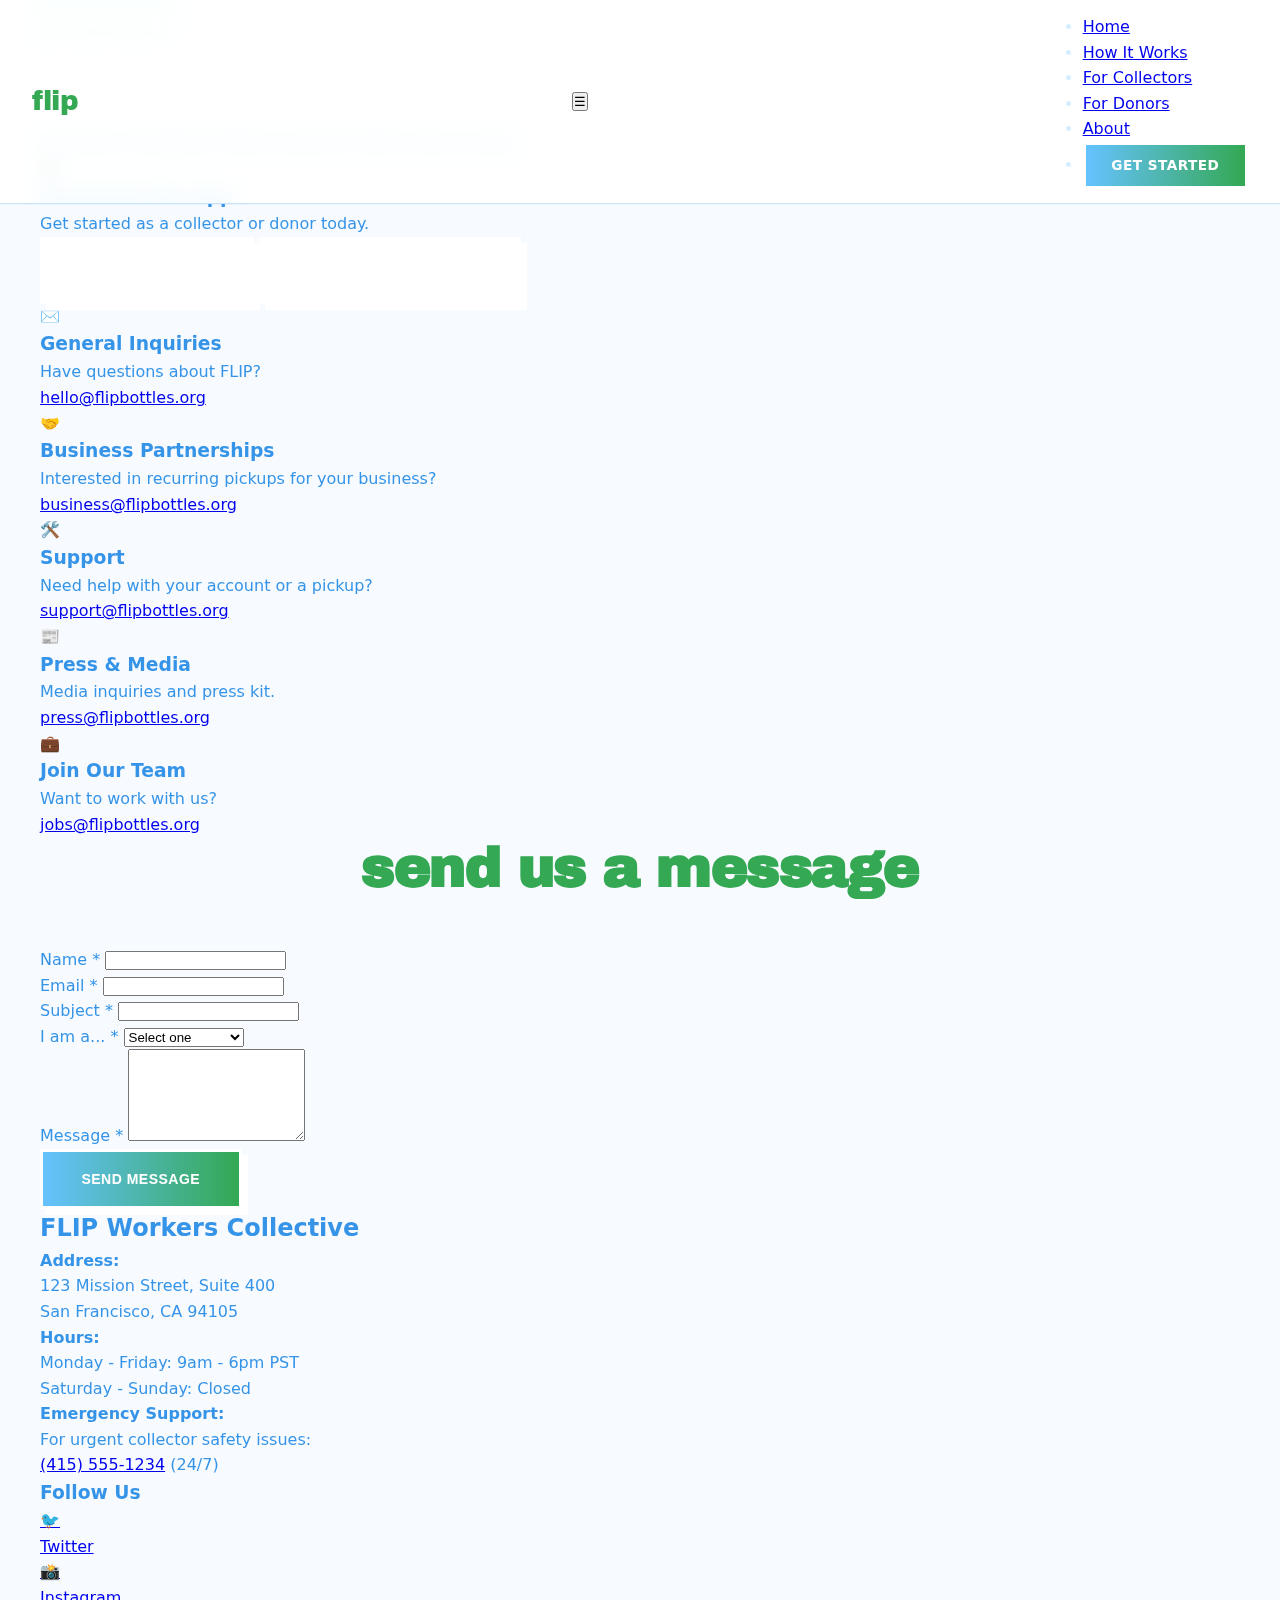
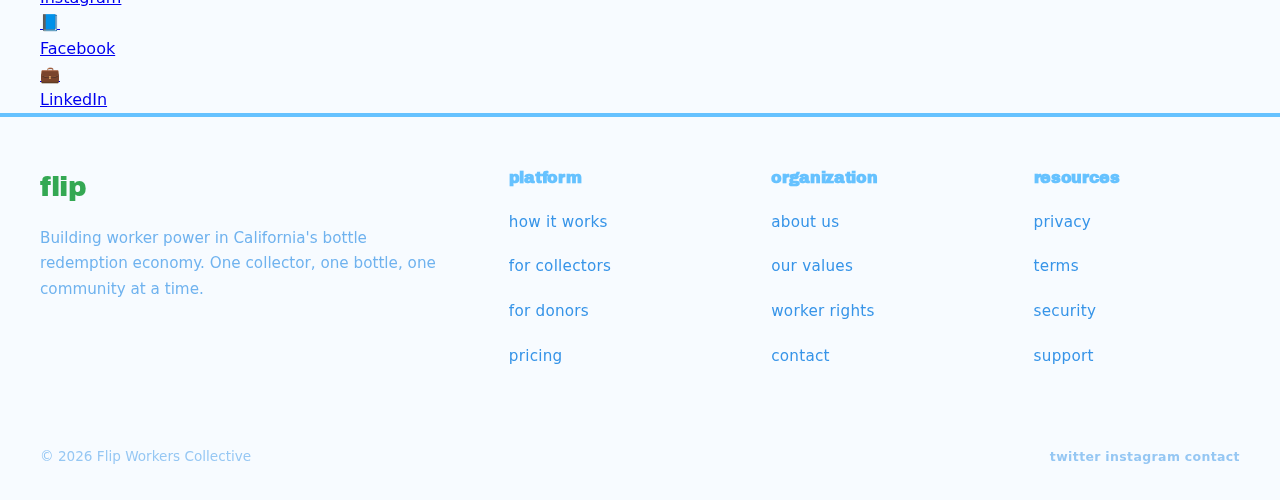
<file: contact.html>
<!DOCTYPE html>
<html lang="en">
<head>
    <meta charset="UTF-8">
    <meta name="viewport" content="width=device-width, initial-scale=1.0">
    <title>Contact - FLIP</title>
    <link rel="preconnect" href="https://fonts.googleapis.com">
    <link rel="preconnect" href="https://fonts.gstatic.com" crossorigin>
    <link href="https://fonts.googleapis.com/css2?family=Space+Grotesk:wght@400;500;600;700&family=Archivo+Black&display=swap" rel="stylesheet">
    <link rel="stylesheet" href="styles.css">
    <link rel="icon" type="image/png" href="logo.png">
    <link rel="apple-touch-icon" href="logo.png">
</head>
<body>
    <!-- Header -->
    <header>
        <div class="header-content">
            <a href="index.html" class="logo">FLIP</a>
            <button class="mobile-menu-toggle" onclick="toggleMenu()" aria-label="Toggle menu">☰</button>
            <nav id="mainNav">
                <ul>
                    <li><a href="index.html">Home</a></li>
                    <li><a href="how-it-works.html">How It Works</a></li>
                    <li><a href="for-collectors.html">For Collectors</a></li>
                    <li><a href="for-donors.html">For Donors</a></li>
                    <li><a href="about.html">About</a></li>
                    <li><a href="contact.html" class="btn-header">Get Started</a></li>
                </ul>
            </nav>
        </div>
    </header>

    <div class="menu-overlay" id="menuOverlay" onclick="toggleMenu()"></div>

    <!-- Page Hero -->
    <section class="page-hero">
        <div class="section-container">
            <div class="badge">Get in Touch</div>
            <h1 class="page-title">Contact Us</h1>
            <p class="page-subtitle">
                Questions? Feedback? Want to partner? We're here to help.
            </p>
        </div>
    </section>

    <!-- Contact Options -->
    <section class="contact-options">
        <div class="section-container">
            <div class="contact-grid">
                <div class="contact-card">
                    <div class="contact-icon">📱</div>
                    <h3>Download the App</h3>
                    <p>Get started as a collector or donor today.</p>
                    <div class="contact-actions">
                        <a href="#" class="btn-secondary">Download iOS</a>
                        <a href="#" class="btn-secondary">Download Android</a>
                    </div>
                </div>

                <div class="contact-card">
                    <div class="contact-icon">✉️</div>
                    <h3>General Inquiries</h3>
                    <p>Have questions about FLIP?</p>
                    <a href="mailto:hello@flipbottles.org" class="contact-link">hello@flipbottles.org</a>
                </div>

                <div class="contact-card">
                    <div class="contact-icon">🤝</div>
                    <h3>Business Partnerships</h3>
                    <p>Interested in recurring pickups for your business?</p>
                    <a href="mailto:business@flipbottles.org" class="contact-link">business@flipbottles.org</a>
                </div>

                <div class="contact-card">
                    <div class="contact-icon">🛠️</div>
                    <h3>Support</h3>
                    <p>Need help with your account or a pickup?</p>
                    <a href="mailto:support@flipbottles.org" class="contact-link">support@flipbottles.org</a>
                </div>

                <div class="contact-card">
                    <div class="contact-icon">📰</div>
                    <h3>Press & Media</h3>
                    <p>Media inquiries and press kit.</p>
                    <a href="mailto:press@flipbottles.org" class="contact-link">press@flipbottles.org</a>
                </div>

                <div class="contact-card">
                    <div class="contact-icon">💼</div>
                    <h3>Join Our Team</h3>
                    <p>Want to work with us?</p>
                    <a href="mailto:jobs@flipbottles.org" class="contact-link">jobs@flipbottles.org</a>
                </div>
            </div>
        </div>
    </section>

    <!-- Contact Form -->
    <section class="contact-form-section">
        <div class="section-container">
            <div class="section-header">
                <h2 class="section-title">Send Us a Message</h2>
            </div>

            <div class="form-container">
                <form class="contact-form" action="#" method="POST">
                    <div class="form-row">
                        <div class="form-group">
                            <label for="name">Name *</label>
                            <input type="text" id="name" name="name" required>
                        </div>

                        <div class="form-group">
                            <label for="email">Email *</label>
                            <input type="email" id="email" name="email" required>
                        </div>
                    </div>

                    <div class="form-group">
                        <label for="subject">Subject *</label>
                        <input type="text" id="subject" name="subject" required>
                    </div>

                    <div class="form-group">
                        <label for="category">I am a... *</label>
                        <select id="category" name="category" required>
                            <option value="">Select one</option>
                            <option value="collector">Collector</option>
                            <option value="donor">Donor/Individual</option>
                            <option value="business">Business Owner</option>
                            <option value="press">Press/Media</option>
                            <option value="other">Other</option>
                        </select>
                    </div>

                    <div class="form-group">
                        <label for="message">Message *</label>
                        <textarea id="message" name="message" rows="6" required></textarea>
                    </div>

                    <button type="submit" class="btn-primary">Send Message</button>
                </form>
            </div>
        </div>
    </section>

    <!-- Office Section -->
    <section class="office-section">
        <div class="section-container">
            <div class="office-grid">
                <div class="office-info">
                    <h2>FLIP Workers Collective</h2>
                    <div class="office-details">
                        <p><strong>Address:</strong></p>
                        <p>123 Mission Street, Suite 400<br>
                        San Francisco, CA 94105</p>
                        
                        <p><strong>Hours:</strong></p>
                        <p>Monday - Friday: 9am - 6pm PST<br>
                        Saturday - Sunday: Closed</p>

                        <p><strong>Emergency Support:</strong></p>
                        <p>For urgent collector safety issues:<br>
                        <a href="tel:+14155551234">(415) 555-1234</a> (24/7)</p>
                    </div>
                </div>

                <div class="social-links">
                    <h3>Follow Us</h3>
                    <div class="social-grid">
                        <a href="#" class="social-card">
                            <div class="social-icon">🐦</div>
                            <div class="social-name">Twitter</div>
                        </a>
                        <a href="#" class="social-card">
                            <div class="social-icon">📸</div>
                            <div class="social-name">Instagram</div>
                        </a>
                        <a href="#" class="social-card">
                            <div class="social-icon">📘</div>
                            <div class="social-name">Facebook</div>
                        </a>
                        <a href="#" class="social-card">
                            <div class="social-icon">💼</div>
                            <div class="social-name">LinkedIn</div>
                        </a>
                    </div>
                </div>
            </div>
        </div>
    </section>

    <!-- Footer -->
    <footer>
        <div class="footer-content">
            <div class="footer-brand">
                <a href="index.html" class="logo">FLIP</a>
                <p>
                    Building worker power in California's bottle redemption economy. 
                    One collector, one bottle, one community at a time.
                </p>
            </div>

            <div class="footer-section">
                <h4>Platform</h4>
                <ul class="footer-links">
                    <li><a href="how-it-works.html">How It Works</a></li>
                    <li><a href="for-collectors.html">For Collectors</a></li>
                    <li><a href="for-donors.html">For Donors</a></li>
                    <li><a href="contact.html">Pricing</a></li>
                </ul>
            </div>

            <div class="footer-section">
                <h4>Organization</h4>
                <ul class="footer-links">
                    <li><a href="about.html">About Us</a></li>
                    <li><a href="about.html#values">Our Values</a></li>
                    <li><a href="about.html#rights">Worker Rights</a></li>
                    <li><a href="contact.html">Contact</a></li>
                </ul>
            </div>

            <div class="footer-section">
                <h4>Resources</h4>
                <ul class="footer-links">
                    <li><a href="privacy.html">Privacy</a></li>
                    <li><a href="terms.html">Terms</a></li>
                    <li><a href="contact.html">Security</a></li>
                    <li><a href="contact.html">Support</a></li>
                </ul>
            </div>
        </div>

        <div class="footer-bottom">
            <div>&copy; 2026 Flip Workers Collective</div>
            <div class="footer-bottom-links">
                <a href="#">Twitter</a>
                <a href="#">Instagram</a>
                <a href="contact.html">Contact</a>
            </div>
        </div>
    </footer>

    <script src="menu.js"></script>
</body>
</html>
</file>
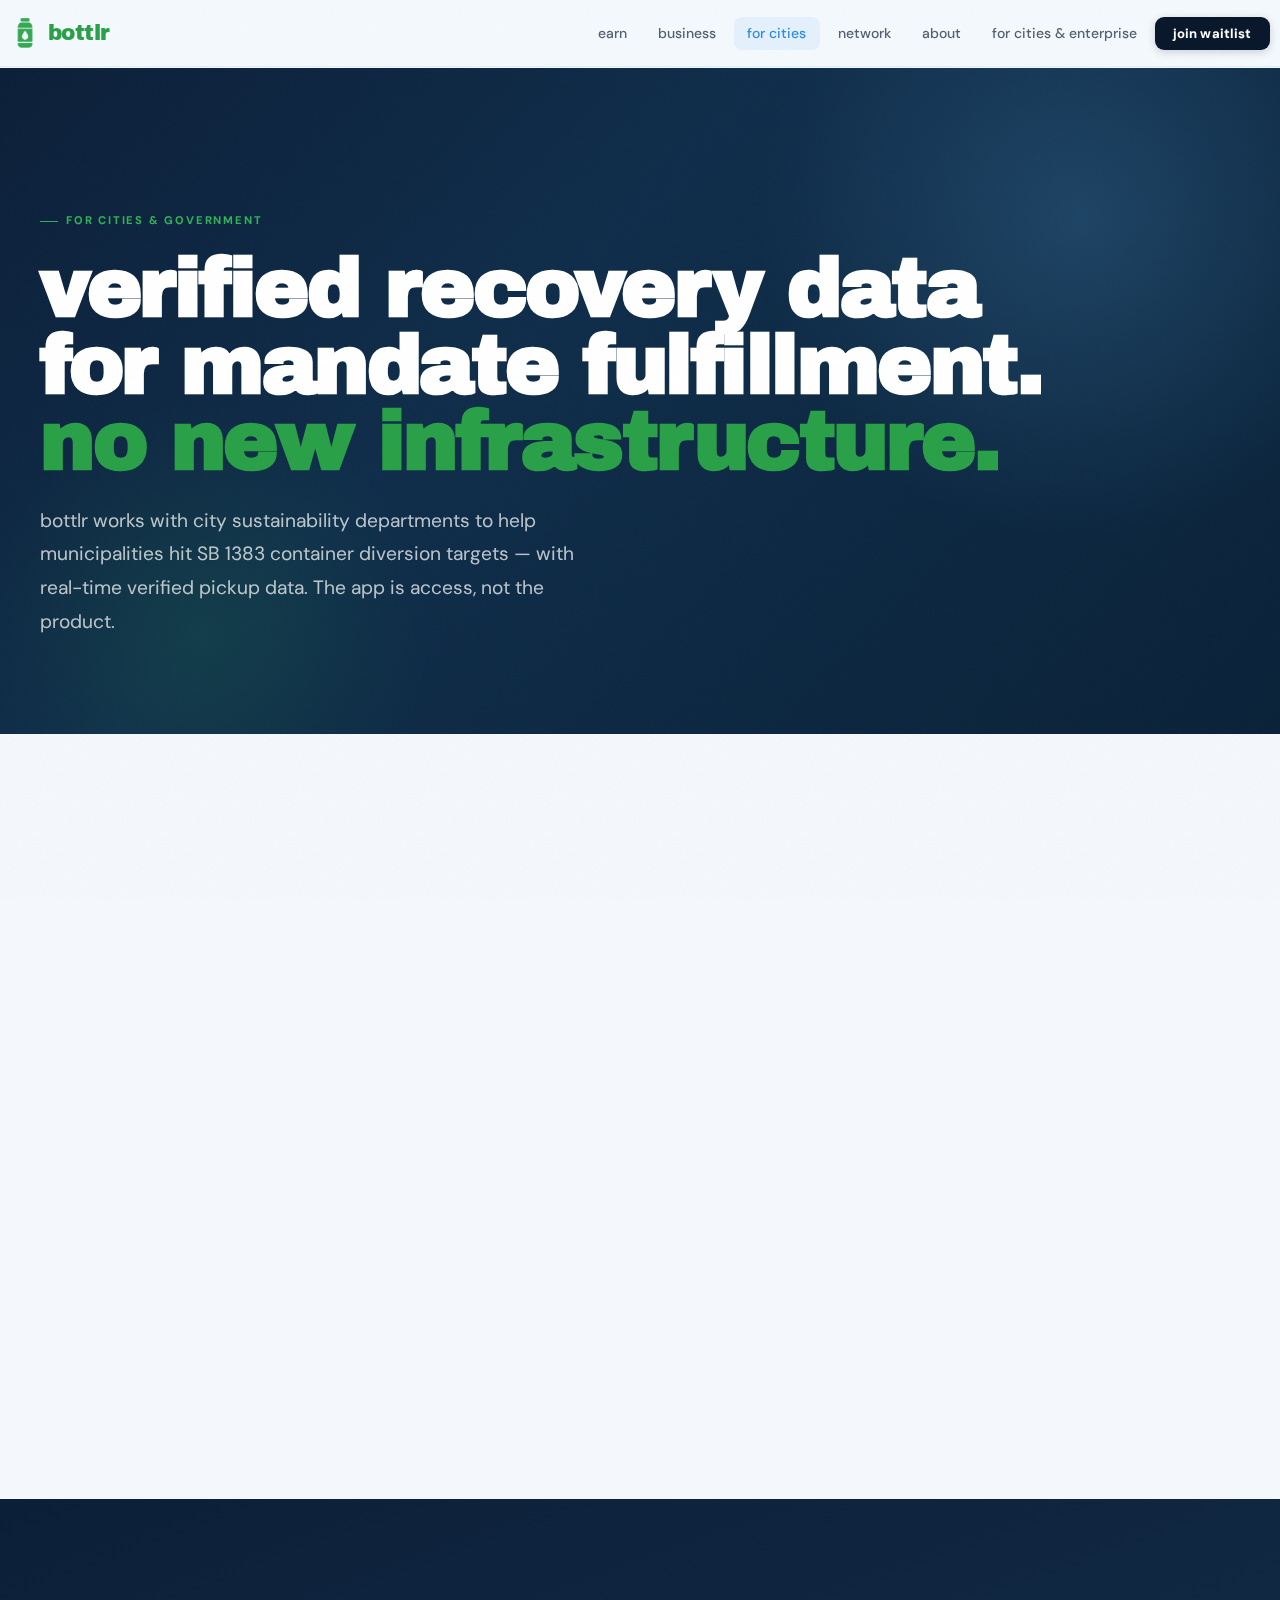
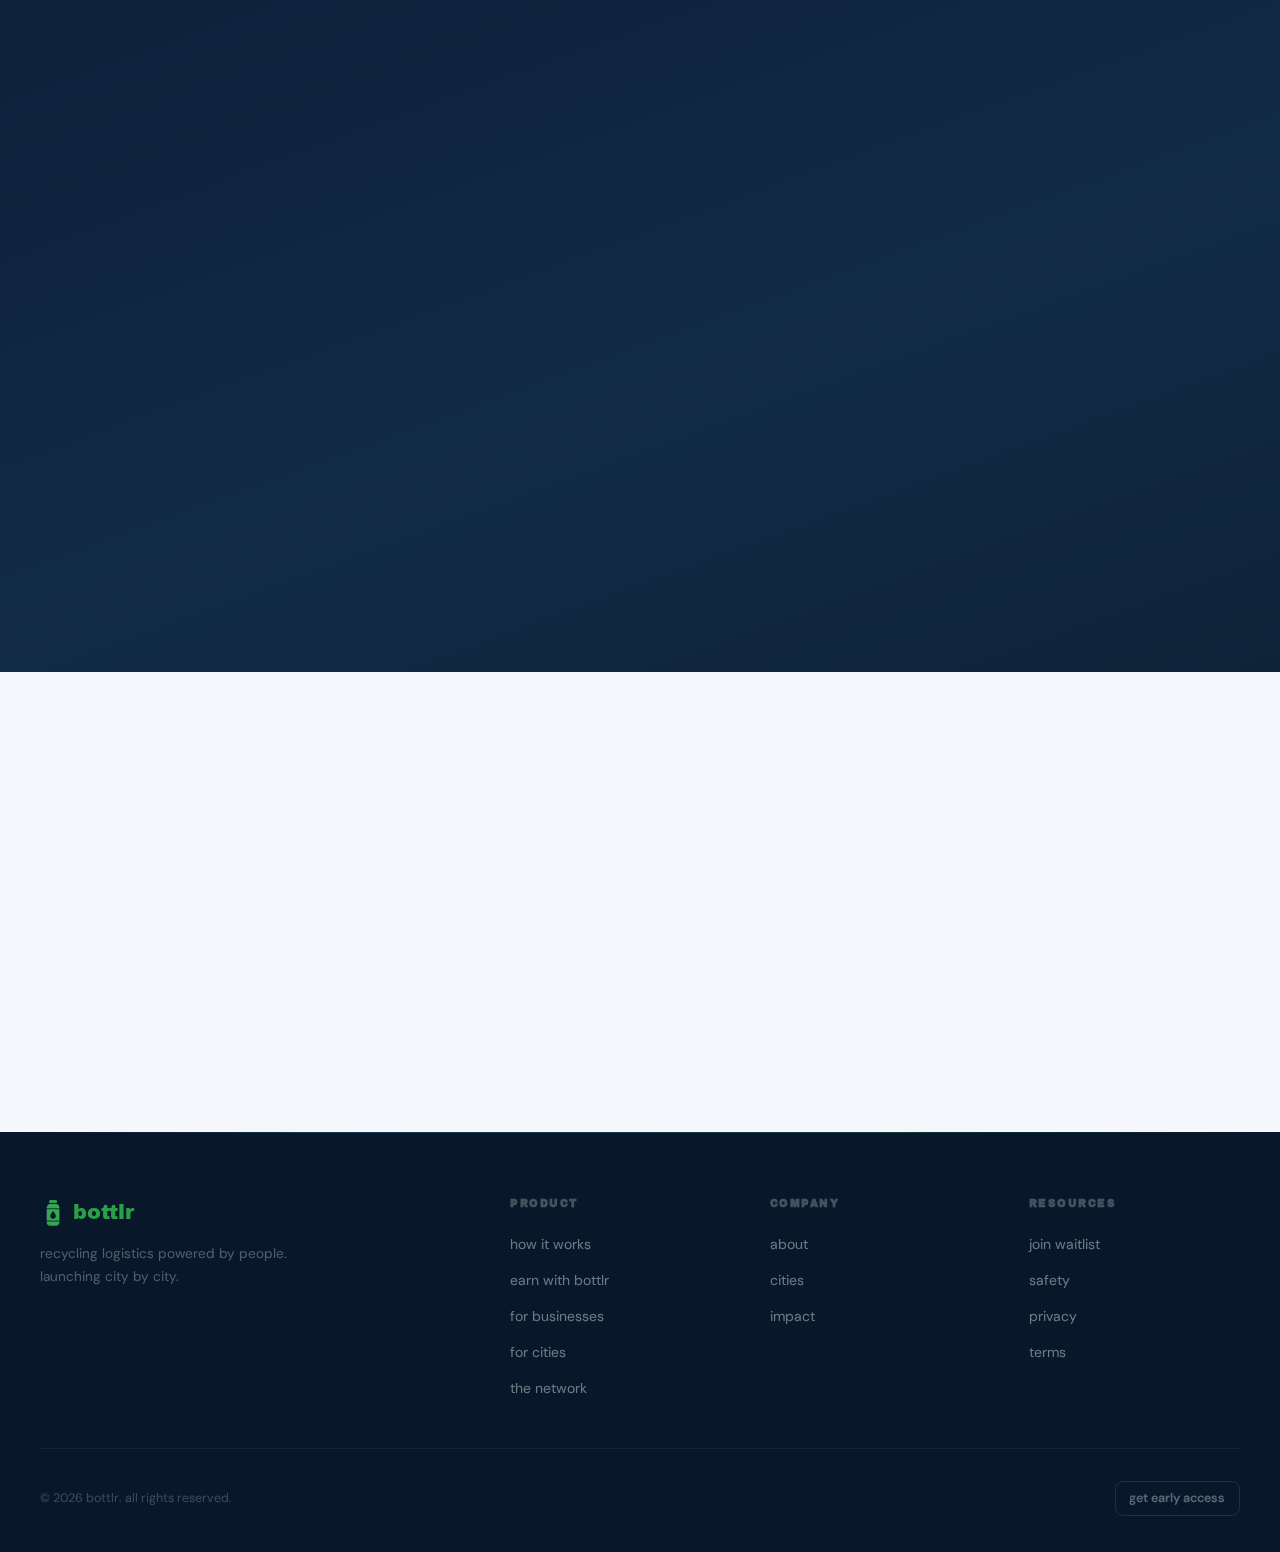
<file: for-cities.html>
<!DOCTYPE html>
<html lang="en">
<head>
  <meta charset="UTF-8">
  <meta name="viewport" content="width=device-width, initial-scale=1.0, viewport-fit=cover">
  <title>For Cities — bottlr</title>
  <meta name="description" content="Government pilot page: bottlr helps cities hit SB 1383 compliance, document container recovery, and close the $600M recovery gap.">
  <link rel="preconnect" href="https://fonts.googleapis.com">
  <link rel="preconnect" href="https://fonts.gstatic.com" crossorigin>
  <link href="https://fonts.googleapis.com/css2?family=Archivo+Black&family=DM+Sans:ital,opsz,wght@0,9..40,400;0,9..40,500;0,9..40,600;0,9..40,700&display=swap" rel="stylesheet">
  <link rel="icon" type="image/png" href="assets/images/brand/new-icon.png">
  <link rel="stylesheet" href="bottlr.css">
</head>
<body><div class="scroll-progress" id="scrollProgress"></div>
<header class="site-header" id="header">
  <div class="header-inner">
    <a href="index.html" class="logo"><img src="assets/images/brand/wordmark.png" alt="bottlr"> bottlr</a>
    <button class="hamburger" id="hamburger" aria-label="menu"><span></span><span></span><span></span></button>
    <nav class="desktop-nav"><ul>
      <li><a href="earn-with-bottlr.html">earn</a></li>
      <li><a href="business.html">business</a></li>
      <li><a href="for-cities.html">for cities</a></li>
      <li><a href="network.html">network</a></li>
      <li><a href="about.html">about</a></li>
      <li><a href="funding.html">for cities & enterprise</a></li>
      <li><a href="join-waitlist.html" class="btn-nav">join waitlist</a></li>
    </ul></nav>
  </div>
</header>
<div class="menu-overlay" id="menuOverlay"></div>
<nav class="mobile-menu" id="mobileMenu">
  <a href="earn-with-bottlr.html">earn with bottlr</a>
  <a href="business.html">for businesses</a>
  <a href="for-cities.html">for cities</a>
  <a href="network.html">the network</a>
  <a href="about.html">about</a>
  <a href="funding.html">for cities & enterprise</a>
  <a href="join-waitlist.html" class="cta-mobile">join waitlist</a>
</nav>
<main class="page-main">
  <div class="page-hero-band">
    <div class="page-hero-inner">
      <div class="page-label">for cities & government</div>
      <h1>verified recovery data<br>for mandate fulfillment.<br><span style="color:var(--green)">no new infrastructure.</span></h1>
      <p class="sub">bottlr works with city sustainability departments to help municipalities hit SB 1383 container diversion targets — with real-time verified pickup data. The app is access, not the product.</p>
    </div>
  </div>

  <section class="section section--tinted">
    <div class="section-inner">
      <div class="section-header reveal">
        <div class="section-label">city government</div>
        <h2 class="section-title">sb 1383 compliance.<br>calrecycle ready.</h2>
        <p class="section-desc">California has a $600M annual recovery gap. Bottlr closes it by coordinating collectors, businesses, and governments — and delivering the verified data cities need for compliance reporting.</p>
      </div>
      <div class="grid-3 reveal" style="--delay:0.05s;">
        <div class="card"><h3 style="color:var(--blue);">verified pickup data</h3><p>Every bottlr pickup generates timestamped, photo-verified records. Municipal partners access aggregated recovery data for SB 1383 reporting — no new hardware, no new staff.</p></div>
        <div class="card"><h3 style="color:var(--blue);">municipal pilot programs</h3><p>Launch bottlr in partnership with your sustainability department. We handle collector onboarding, business outreach, and platform coordination. You get the compliance documentation.</p></div>
        <div class="card"><h3 style="color:var(--blue);">epr preparation</h3><p>Extended Producer Responsibility legislation is coming. bottlr's data layer is built for the reporting requirements every state program will need. Pilot now, scale later.</p></div>
      </div>
    </div>
  </section>

  <section class="section section--dark">
    <div class="section-inner">
      <div class="section-header reveal">
        <div class="section-label">what a 10% improvement means</div>
        <h2 class="section-title">real impact. real numbers.</h2>
        <p class="section-desc">A 10% improvement in CRV redemption rate = dollars back into the community, tons diverted from landfill, and documented progress toward state mandates.</p>
      </div>
      <div class="metrics-band reveal" style="--delay:0.05s;">
        <div class="metric-cell"><div class="metric-big">$</div><div class="metric-label">value captured</div><p class="metric-desc">More bottles redeemed = more CRV flowing to collectors and redemption centers in your city.</p></div>
        <div class="metric-cell"><div class="metric-big">t</div><div class="metric-label">tons diverted</div><p class="metric-desc">Verified pickup data translates directly into diversion metrics for SB 1383 and waste reports.</p></div>
        <div class="metric-cell"><div class="metric-big">#</div><div class="metric-label">compliance docs</div><p class="metric-desc">Export-ready records for CalRecycle, county programs, and sustainability audits.</p></div>
        <div class="metric-cell"><div class="metric-big">0</div><div class="metric-label">new infrastructure</div><p class="metric-desc">bottlr uses existing collectors, redemption centers, and businesses. No new facilities required.</p></div>
      </div>
    </div>
  </section>

  <section class="section section--tinted">
    <div class="section-inner">
      <div class="cta-strip reveal">
        <div><h3>schedule a pilot conversation.</h3><p>City sustainability officers, county program leads, and municipal partners: let's talk about how bottlr fits your mandate fulfillment strategy.</p></div>
        <div class="cta-strip-actions">
          <a href="funding.html#contact-form" class="btn btn-green">schedule pilot conversation</a>
          <a href="cities.html" class="btn btn-ghost-white">see our city rollout</a>
        </div>
      </div>
    </div>
  </section>
</main>
<footer class="site-footer">
  <div class="footer-inner">
    <div>
      <a href="index.html" class="footer-logo"><img src="assets/images/brand/wordmark.png" alt="bottlr"> bottlr</a>
      <p class="footer-tagline">recycling logistics powered by people. launching city by city.</p>
    </div>
    <div class="footer-col"><h4>product</h4><ul><li><a href="how-it-works.html">how it works</a></li><li><a href="earn-with-bottlr.html">earn with bottlr</a></li><li><a href="business.html">for businesses</a></li><li><a href="for-cities.html">for cities</a></li><li><a href="network.html">the network</a></li></ul></div>
    <div class="footer-col"><h4>company</h4><ul><li><a href="about.html">about</a></li><li><a href="cities.html">cities</a></li><li><a href="impact.html">impact</a></li></ul></div>
    <div class="footer-col"><h4>resources</h4><ul><li><a href="join-waitlist.html">join waitlist</a></li><li><a href="safety.html">safety</a></li><li><a href="privacy.html">privacy</a></li><li><a href="terms.html">terms</a></li></ul></div>
  </div>
  <div class="footer-bottom"><span>&copy; 2026 bottlr. all rights reserved.</span><a href="join-waitlist.html" class="footer-badge">get early access</a></div>
</footer>
<script src="bottlr.js"></script>
</body>
</html>
</file>
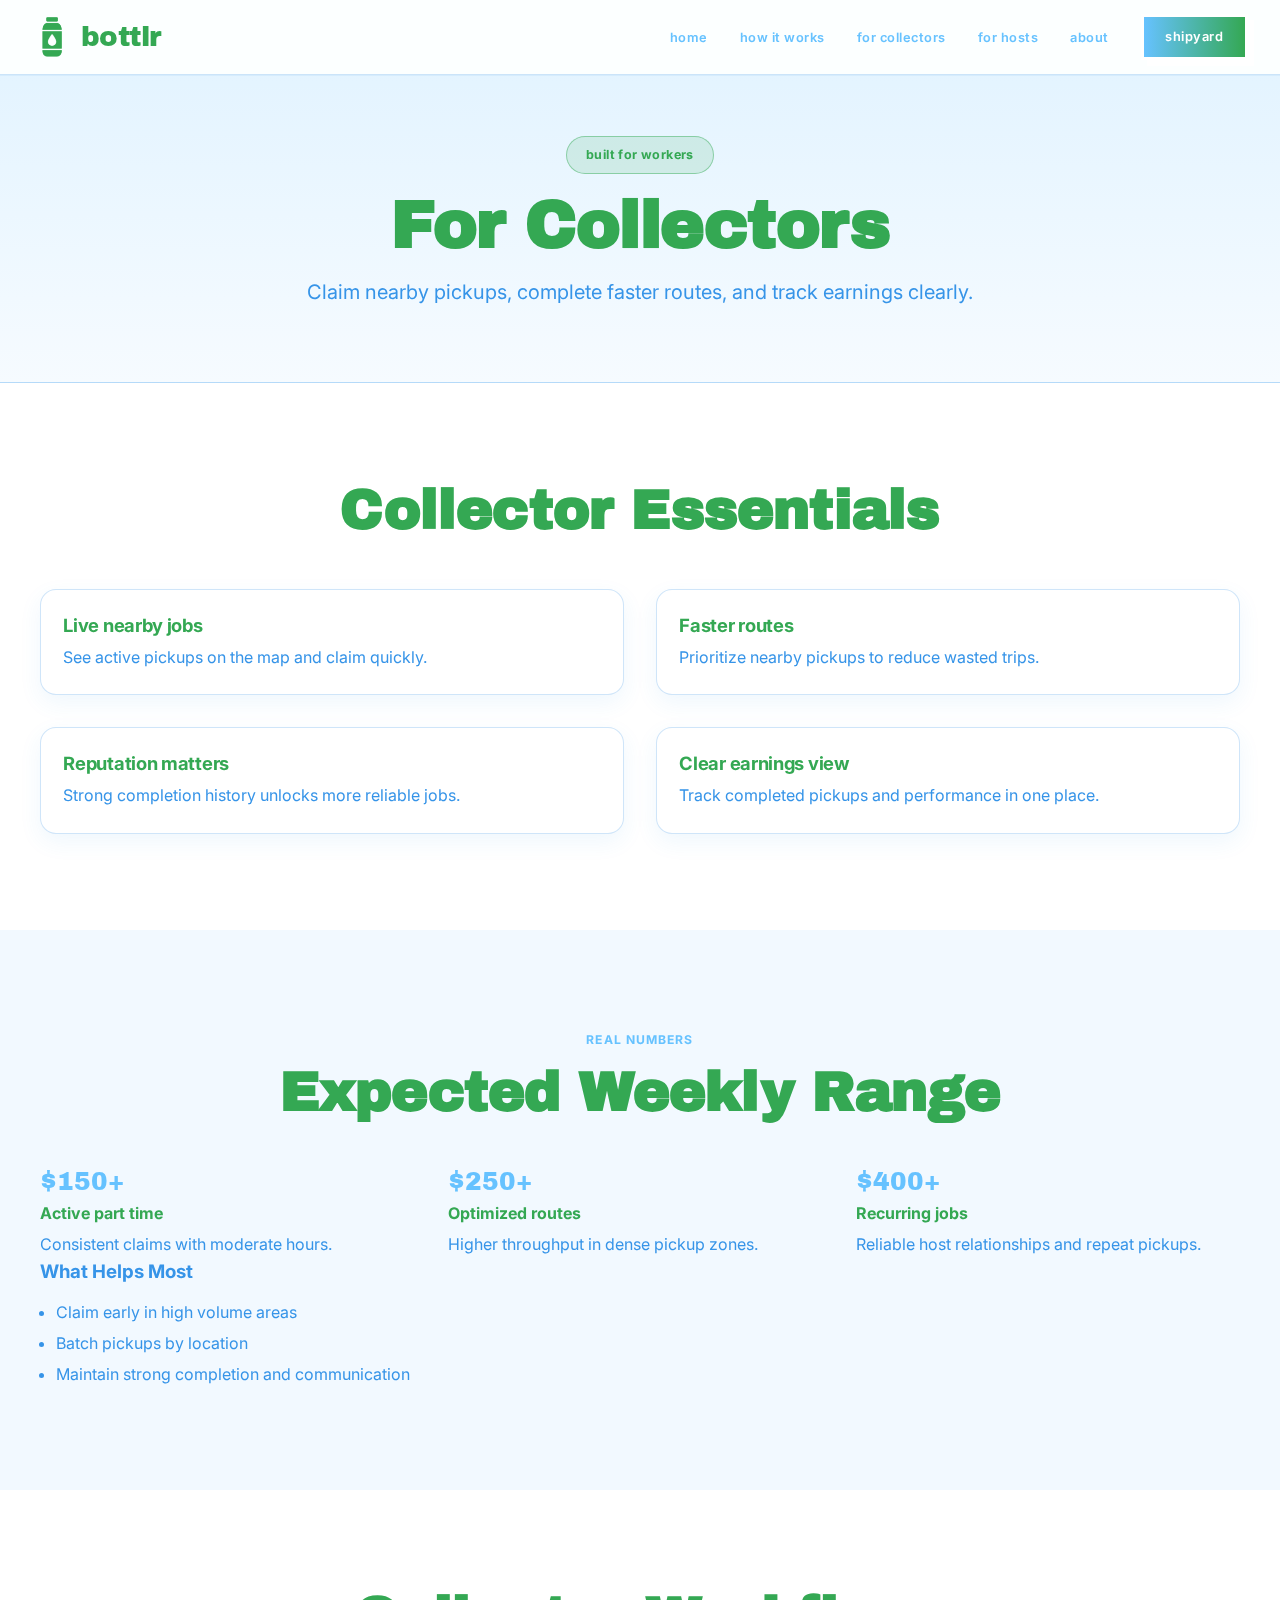
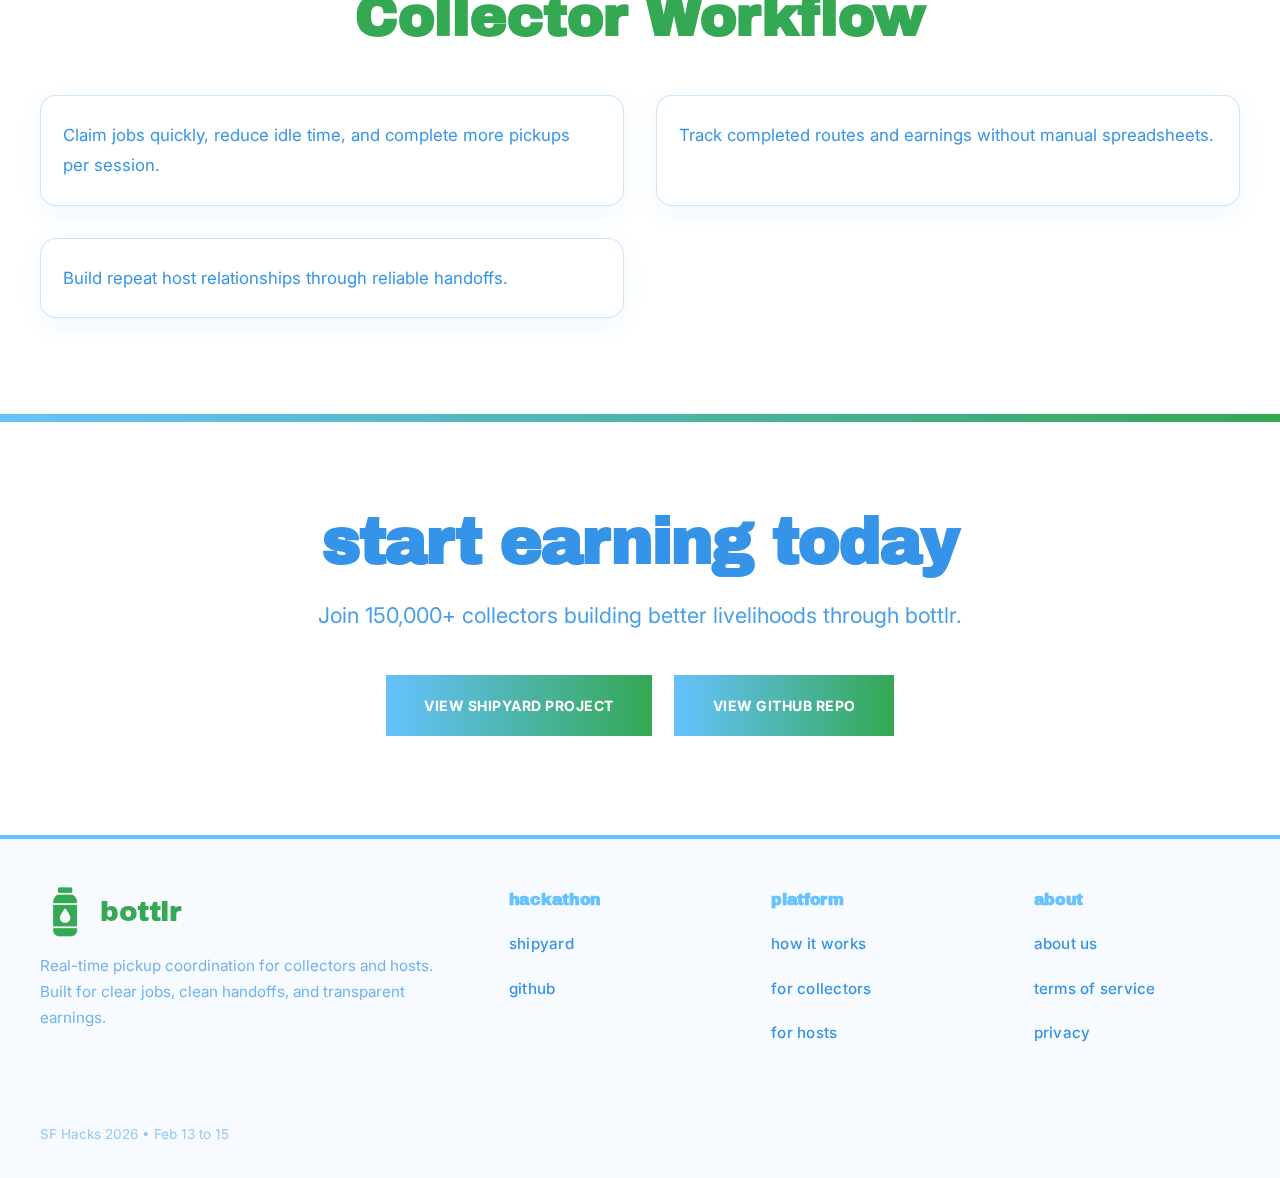
<file: for-collectors.html>
<!DOCTYPE html>
<html lang="en">
<head>
    <meta charset="UTF-8">
    <meta name="viewport" content="width=device-width, initial-scale=1.0">
    <title>For Collectors: bottlr</title>
    <link rel="preconnect" href="https://fonts.googleapis.com">
    <link rel="preconnect" href="https://fonts.gstatic.com" crossorigin>
    <link href="https://fonts.googleapis.com/css2?family=Inter:wght@400;500;600;700;800;900&family=Archivo+Black&display=swap" rel="stylesheet">
    <link rel="stylesheet" href="styles.css">
    <link rel="icon" type="image/png" href="assets/images/brand/app-icon.png">
    <link rel="apple-touch-icon" href="assets/images/brand/app-icon.png">
</head>
<body class="subpage">
    <div class="scroll-progress" id="scrollProgress"></div>
    <header>
        <div class="header-content">
            <a href="index.html" class="logo">
                <img src="assets/images/brand/wordmark.png" alt="bottlr" class="logo-img">
                <span class="logo-text">bottlr</span>
            </a>
            <button class="hamburger" id="hamburger" aria-label="Toggle menu" aria-expanded="false">
                <span class="hamburger-line"></span>
                <span class="hamburger-line"></span>
                <span class="hamburger-line"></span>
            </button>
            <nav class="desktop-nav">
                <ul>
                    <li><a href="index.html">Home</a></li>
                    <li><a href="how-it-works.html">How It Works</a></li>
                    <li><a href="for-collectors.html">For Collectors</a></li>
                    <li><a href="for-hosts.html">For Hosts</a></li>
                    <li><a href="about.html">About</a></li>
                    <li><a href="https://shipyardhq.tech/projects/e9af272d-1dfe-4da8-ba7b-196fc92f9f7a" target="_blank" rel="noopener noreferrer" class="btn-header">Shipyard</a></li>
                </ul>
            </nav>
        </div>
    </header>

    <div class="menu-overlay" id="menuOverlay"></div>
    <nav class="mobile-menu" id="mobileMenu">
        <ul>
            <li style="--i: 0"><a href="index.html">Home</a></li>
            <li style="--i: 1"><a href="how-it-works.html">How It Works</a></li>
            <li style="--i: 2"><a href="for-collectors.html">For Collectors</a></li>
            <li style="--i: 3"><a href="for-hosts.html">For Hosts</a></li>
            <li style="--i: 4"><a href="about.html">About</a></li>
            <li style="--i: 5"><a href="https://shipyardhq.tech/projects/e9af272d-1dfe-4da8-ba7b-196fc92f9f7a" target="_blank" rel="noopener noreferrer">Shipyard</a></li>
        </ul>
    </nav>

    <!-- Page Hero -->
    <section class="page-hero">
        <div class="section-container">
            <div class="badge">Built for Workers</div>
            <h1 class="page-title">For Collectors</h1>
            <p class="page-subtitle">Claim nearby pickups, complete faster routes, and track earnings clearly.</p>
        </div>
    </section>

    <!-- Benefits Section -->
    <section class="benefits-section">
        <div class="section-container">
            <div class="section-header">
                <h2 class="section-title">Collector Essentials</h2>
            </div>
            <div class="benefits-grid">
                <div class="benefit-card">
                    <h3>Live nearby jobs</h3>
                    <p>See active pickups on the map and claim quickly.</p>
                </div>
                <div class="benefit-card">
                    <h3>Faster routes</h3>
                    <p>Prioritize nearby pickups to reduce wasted trips.</p>
                </div>
                <div class="benefit-card">
                    <h3>Reputation matters</h3>
                    <p>Strong completion history unlocks more reliable jobs.</p>
                </div>
                <div class="benefit-card">
                    <h3>Clear earnings view</h3>
                    <p>Track completed pickups and performance in one place.</p>
                </div>
            </div>
        </div>
    </section>

    <!-- Earnings Section -->
    <section class="earnings-section">
        <div class="section-container">
            <div class="section-header">
                <div class="section-label">Real Numbers</div>
                <h2 class="section-title">Expected Weekly Range</h2>
            </div>

            <div class="earnings-grid">
                <div class="earnings-card">
                    <div class="earnings-value">$150+</div>
                    <div class="earnings-label">Active part time</div>
                    <p>Consistent claims with moderate hours.</p>
                </div>

                <div class="earnings-card">
                    <div class="earnings-value">$250+</div>
                    <div class="earnings-label">Optimized routes</div>
                    <p>Higher throughput in dense pickup zones.</p>
                </div>

                <div class="earnings-card">
                    <div class="earnings-value">$400+</div>
                    <div class="earnings-label">Recurring jobs</div>
                    <p>Reliable host relationships and repeat pickups.</p>
                </div>
            </div>

            <div class="earnings-info">
                <h3>What Helps Most</h3>
                <ul class="feature-list-items">
                    <li>Claim early in high volume areas</li>
                    <li>Batch pickups by location</li>
                    <li>Maintain strong completion and communication</li>
                </ul>
            </div>
        </div>
    </section>

    <section class="testimonials-section">
        <div class="section-container">
            <div class="section-header">
                <h2 class="section-title">Collector Workflow</h2>
            </div>
            <div class="testimonials-grid">
                <div class="testimonial-card">
                    <p class="testimonial-text">Claim jobs quickly, reduce idle time, and complete more pickups per session.</p>
                </div>
                <div class="testimonial-card">
                    <p class="testimonial-text">Track completed routes and earnings without manual spreadsheets.</p>
                </div>
                <div class="testimonial-card">
                    <p class="testimonial-text">Build repeat host relationships through reliable handoffs.</p>
                </div>
            </div>
        </div>
    </section>

    <!-- CTA -->
    <section class="cta">
        <div class="cta-container">
            <h2>Start Earning Today</h2>
            <p class="cta-description">
                Join 150,000+ collectors building better livelihoods through bottlr.
            </p>
            <div class="cta-actions">
                <a href="https://shipyardhq.tech/projects/e9af272d-1dfe-4da8-ba7b-196fc92f9f7a" target="_blank" rel="noopener noreferrer" class="btn-cta">View Shipyard Project</a>
                <a href="https://github.com/rainazab/SFH26" target="_blank" rel="noopener noreferrer" class="btn-cta">View GitHub Repo</a>
            </div>
        </div>
    </section>

    <footer>
        <div class="footer-content">
            <div class="footer-brand">
                <a href="index.html" class="logo">
                    <img src="assets/images/brand/wordmark.png" alt="bottlr" class="logo-img">
                    <span class="logo-text">bottlr</span>
                </a>
                <p>
                    Real-time pickup coordination for collectors and hosts.
                    Built for clear jobs, clean handoffs, and transparent earnings.
                </p>
            </div>

            <div class="footer-section">
                <h4>Hackathon</h4>
                <ul class="footer-links">
                    <li><a href="https://shipyardhq.tech/projects/e9af272d-1dfe-4da8-ba7b-196fc92f9f7a" target="_blank">Shipyard</a></li>
                    <li><a href="https://github.com/rainazab/SFH26" target="_blank">GitHub</a></li>
                </ul>
            </div>

            <div class="footer-section">
                <h4>Platform</h4>
                <ul class="footer-links">
                    <li><a href="how-it-works.html">How It Works</a></li>
                    <li><a href="for-collectors.html">For Collectors</a></li>
                    <li><a href="for-hosts.html">For Hosts</a></li>
                </ul>
            </div>

            <div class="footer-section">
                <h4>About</h4>
                <ul class="footer-links">
                    <li><a href="about.html">About Us</a></li>
                    <li><a href="terms.html">Terms of Service</a></li>
                    <li><a href="privacy.html">Privacy</a></li>
                </ul>
            </div>
        </div>

        <div class="footer-bottom">
            <div>SF Hacks 2026 • Feb 13 to 15</div>
        </div>
    </footer>

    <script src="menu.js"></script>
</body>
</html>
</file>
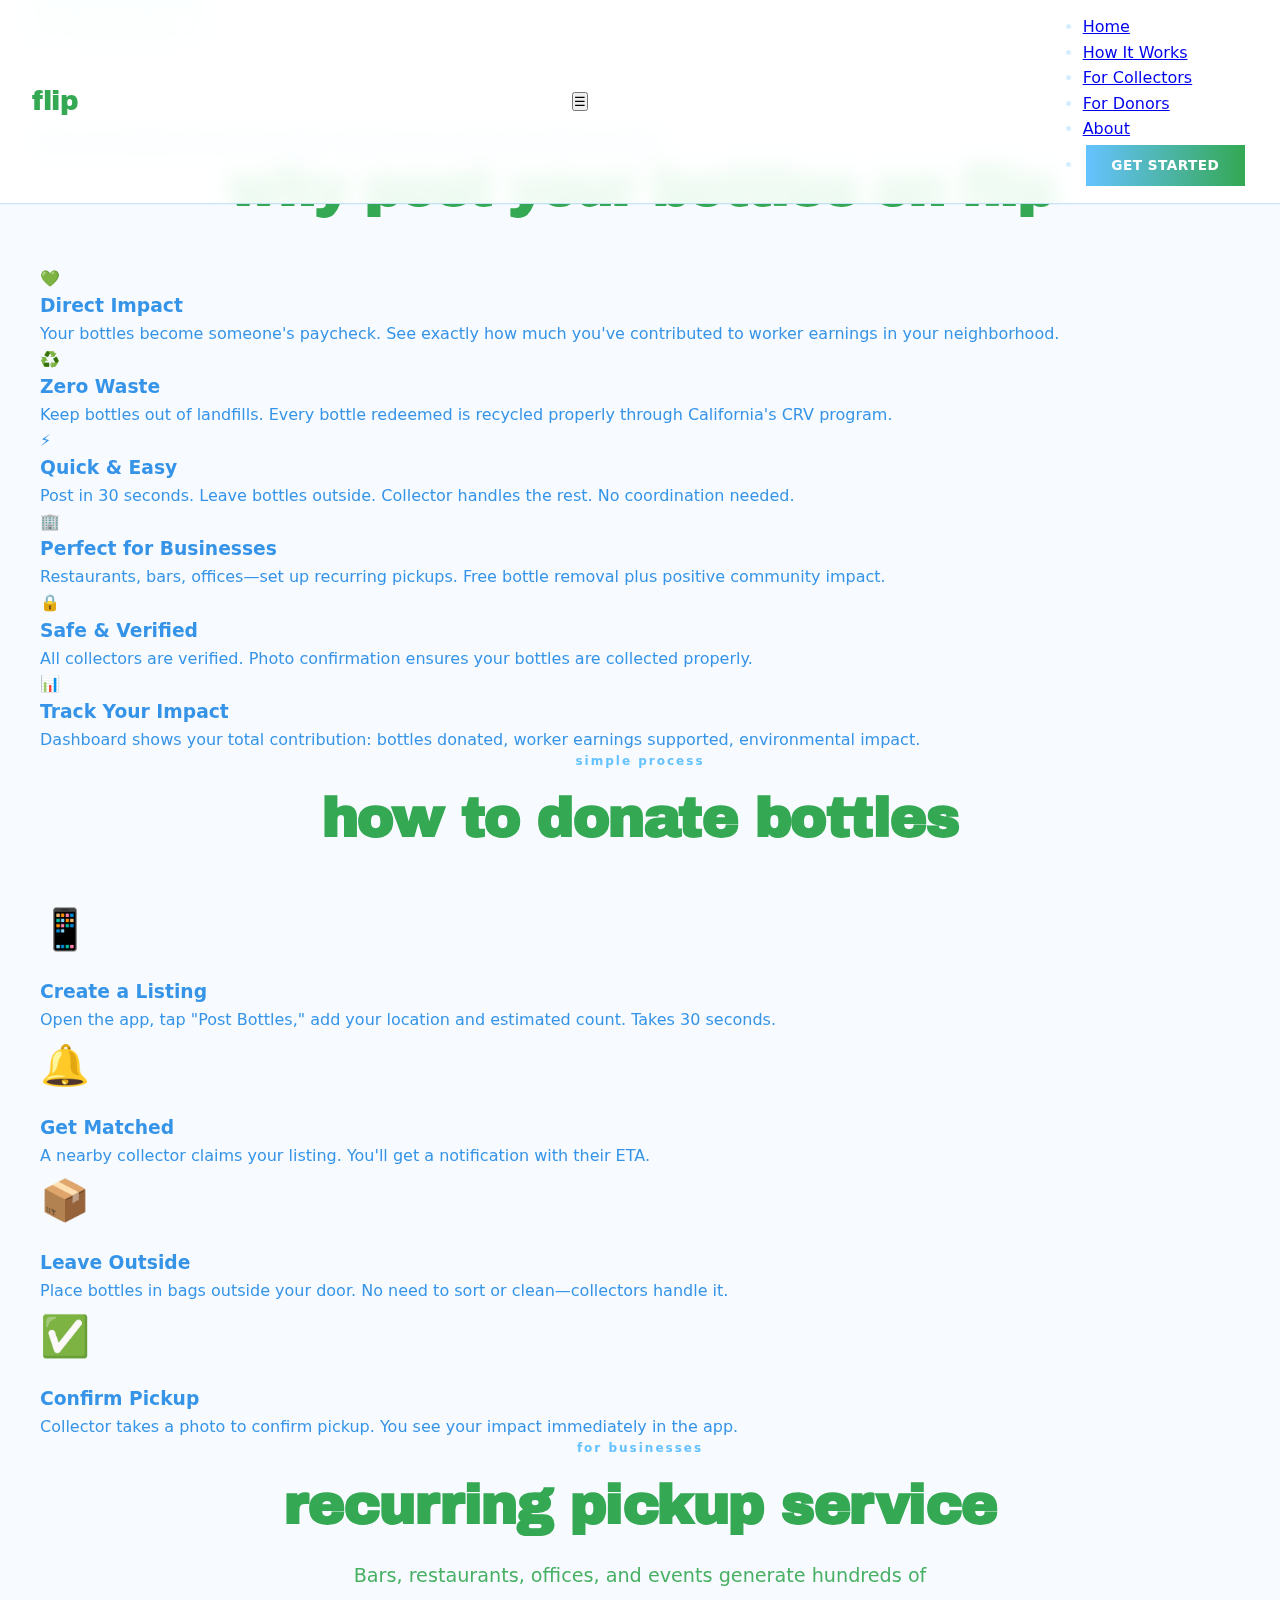
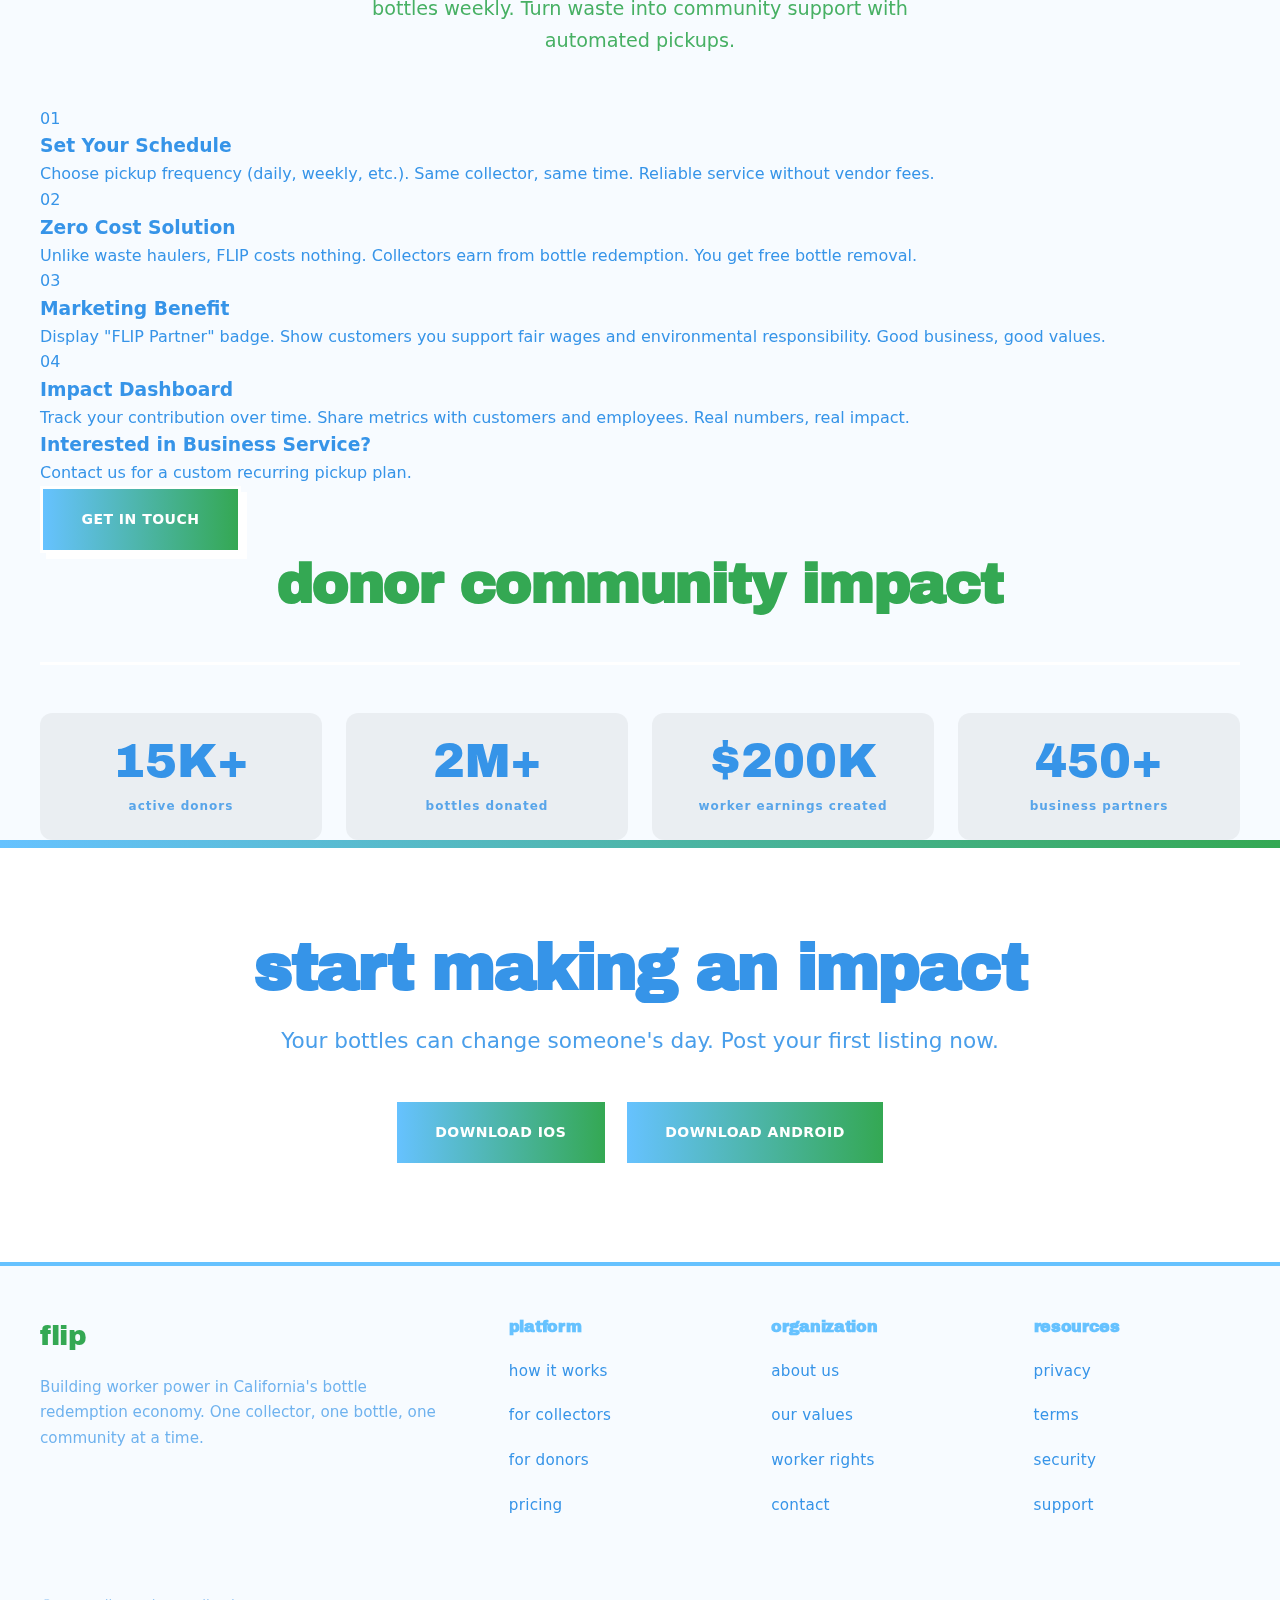
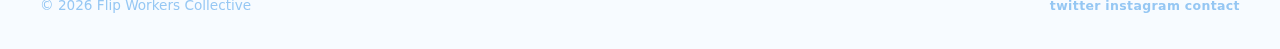
<file: for-donors.html>
<!DOCTYPE html>
<html lang="en">
<head>
    <meta charset="UTF-8">
    <meta name="viewport" content="width=device-width, initial-scale=1.0">
    <title>For Donors - FLIP</title>
    <link rel="preconnect" href="https://fonts.googleapis.com">
    <link rel="preconnect" href="https://fonts.gstatic.com" crossorigin>
    <link href="https://fonts.googleapis.com/css2?family=Space+Grotesk:wght@400;500;600;700&family=Archivo+Black&display=swap" rel="stylesheet">
    <link rel="stylesheet" href="styles.css">
    <link rel="icon" type="image/png" href="logo.png">
    <link rel="apple-touch-icon" href="logo.png">
</head>
<body>
    <!-- Header -->
    <header>
        <div class="header-content">
            <a href="index.html" class="logo">FLIP</a>
            <button class="mobile-menu-toggle" onclick="toggleMenu()" aria-label="Toggle menu">☰</button>
            <nav id="mainNav">
                <ul>
                    <li><a href="index.html">Home</a></li>
                    <li><a href="how-it-works.html">How It Works</a></li>
                    <li><a href="for-collectors.html">For Collectors</a></li>
                    <li><a href="for-donors.html">For Donors</a></li>
                    <li><a href="about.html">About</a></li>
                    <li><a href="contact.html" class="btn-header">Get Started</a></li>
                </ul>
            </nav>
        </div>
    </header>

    <div class="menu-overlay" id="menuOverlay" onclick="toggleMenu()"></div>

    <!-- Page Hero -->
    <section class="page-hero">
        <div class="section-container">
            <div class="badge">Make an Impact</div>
            <h1 class="page-title">For Donors</h1>
            <p class="page-subtitle">
                Turn your bottles into worker wages. Support your community. Reduce waste.
            </p>
        </div>
    </section>

    <!-- Why Donate Section -->
    <section class="benefits-section">
        <div class="section-container">
            <div class="section-header">
                <h2 class="section-title">Why Post Your Bottles on FLIP</h2>
            </div>

            <div class="benefits-grid">
                <div class="benefit-card">
                    <div class="benefit-icon">💚</div>
                    <h3>Direct Impact</h3>
                    <p>Your bottles become someone's paycheck. See exactly how much you've contributed to worker earnings in your neighborhood.</p>
                </div>

                <div class="benefit-card">
                    <div class="benefit-icon">♻️</div>
                    <h3>Zero Waste</h3>
                    <p>Keep bottles out of landfills. Every bottle redeemed is recycled properly through California's CRV program.</p>
                </div>

                <div class="benefit-card">
                    <div class="benefit-icon">⚡</div>
                    <h3>Quick & Easy</h3>
                    <p>Post in 30 seconds. Leave bottles outside. Collector handles the rest. No coordination needed.</p>
                </div>

                <div class="benefit-card">
                    <div class="benefit-icon">🏢</div>
                    <h3>Perfect for Businesses</h3>
                    <p>Restaurants, bars, offices—set up recurring pickups. Free bottle removal plus positive community impact.</p>
                </div>

                <div class="benefit-card">
                    <div class="benefit-icon">🔒</div>
                    <h3>Safe & Verified</h3>
                    <p>All collectors are verified. Photo confirmation ensures your bottles are collected properly.</p>
                </div>

                <div class="benefit-card">
                    <div class="benefit-icon">📊</div>
                    <h3>Track Your Impact</h3>
                    <p>Dashboard shows your total contribution: bottles donated, worker earnings supported, environmental impact.</p>
                </div>
            </div>
        </div>
    </section>

    <!-- How to Donate -->
    <section class="donors-process">
        <div class="section-container">
            <div class="section-header">
                <div class="section-label">Simple Process</div>
                <h2 class="section-title">How to Donate Bottles</h2>
            </div>

            <div class="donor-steps">
                <div class="donor-step">
                    <div class="step-icon">📱</div>
                    <h3>Create a Listing</h3>
                    <p>Open the app, tap "Post Bottles," add your location and estimated count. Takes 30 seconds.</p>
                </div>
                <div class="donor-step">
                    <div class="step-icon">🔔</div>
                    <h3>Get Matched</h3>
                    <p>A nearby collector claims your listing. You'll get a notification with their ETA.</p>
                </div>
                <div class="donor-step">
                    <div class="step-icon">📦</div>
                    <h3>Leave Outside</h3>
                    <p>Place bottles in bags outside your door. No need to sort or clean—collectors handle it.</p>
                </div>
                <div class="donor-step">
                    <div class="step-icon">✅</div>
                    <h3>Confirm Pickup</h3>
                    <p>Collector takes a photo to confirm pickup. You see your impact immediately in the app.</p>
                </div>
            </div>
        </div>
    </section>

    <!-- For Businesses -->
    <section class="business-section">
        <div class="section-container">
            <div class="section-header">
                <div class="section-label">For Businesses</div>
                <h2 class="section-title">Recurring Pickup Service</h2>
                <p class="section-description">
                    Bars, restaurants, offices, and events generate hundreds of bottles weekly. 
                    Turn waste into community support with automated pickups.
                </p>
            </div>

            <div class="business-features">
                <div class="feature-item">
                    <div class="feature-number">01</div>
                    <h3>Set Your Schedule</h3>
                    <p>
                        Choose pickup frequency (daily, weekly, etc.). Same collector, same time. 
                        Reliable service without vendor fees.
                    </p>
                </div>

                <div class="feature-item">
                    <div class="feature-number">02</div>
                    <h3>Zero Cost Solution</h3>
                    <p>
                        Unlike waste haulers, FLIP costs nothing. Collectors earn from bottle redemption. 
                        You get free bottle removal.
                    </p>
                </div>

                <div class="feature-item">
                    <div class="feature-number">03</div>
                    <h3>Marketing Benefit</h3>
                    <p>
                        Display "FLIP Partner" badge. Show customers you support fair wages and environmental 
                        responsibility. Good business, good values.
                    </p>
                </div>

                <div class="feature-item">
                    <div class="feature-number">04</div>
                    <h3>Impact Dashboard</h3>
                    <p>
                        Track your contribution over time. Share metrics with customers and employees. 
                        Real numbers, real impact.
                    </p>
                </div>
            </div>

            <div class="business-cta">
                <h3>Interested in Business Service?</h3>
                <p>Contact us for a custom recurring pickup plan.</p>
                <a href="contact.html" class="btn-primary">Get in Touch</a>
            </div>
        </div>
    </section>

    <!-- Impact Stats -->
    <section class="impact-stats">
        <div class="section-container">
            <div class="section-header">
                <h2 class="section-title">Donor Community Impact</h2>
            </div>

            <div class="stats-banner">
                <div class="stat-block">
                    <div class="stat-block-value">15K+</div>
                    <div class="stat-block-label">Active Donors</div>
                </div>
                <div class="stat-block">
                    <div class="stat-block-value">2M+</div>
                    <div class="stat-block-label">Bottles Donated</div>
                </div>
                <div class="stat-block">
                    <div class="stat-block-value">$200K</div>
                    <div class="stat-block-label">Worker Earnings Created</div>
                </div>
                <div class="stat-block">
                    <div class="stat-block-value">450+</div>
                    <div class="stat-block-label">Business Partners</div>
                </div>
            </div>
        </div>
    </section>

    <!-- CTA -->
    <section class="cta">
        <div class="cta-container">
            <h2>Start Making an Impact</h2>
            <p class="cta-description">
                Your bottles can change someone's day. Post your first listing now.
            </p>
            <div class="cta-actions">
                <a href="contact.html" class="btn-cta">Download iOS</a>
                <a href="contact.html" class="btn-cta">Download Android</a>
            </div>
        </div>
    </section>

    <!-- Footer -->
    <footer>
        <div class="footer-content">
            <div class="footer-brand">
                <a href="index.html" class="logo">FLIP</a>
                <p>
                    Building worker power in California's bottle redemption economy. 
                    One collector, one bottle, one community at a time.
                </p>
            </div>

            <div class="footer-section">
                <h4>Platform</h4>
                <ul class="footer-links">
                    <li><a href="how-it-works.html">How It Works</a></li>
                    <li><a href="for-collectors.html">For Collectors</a></li>
                    <li><a href="for-donors.html">For Donors</a></li>
                    <li><a href="contact.html">Pricing</a></li>
                </ul>
            </div>

            <div class="footer-section">
                <h4>Organization</h4>
                <ul class="footer-links">
                    <li><a href="about.html">About Us</a></li>
                    <li><a href="about.html#values">Our Values</a></li>
                    <li><a href="about.html#rights">Worker Rights</a></li>
                    <li><a href="contact.html">Contact</a></li>
                </ul>
            </div>

            <div class="footer-section">
                <h4>Resources</h4>
                <ul class="footer-links">
                    <li><a href="privacy.html">Privacy</a></li>
                    <li><a href="terms.html">Terms</a></li>
                    <li><a href="contact.html">Security</a></li>
                    <li><a href="contact.html">Support</a></li>
                </ul>
            </div>
        </div>

        <div class="footer-bottom">
            <div>&copy; 2026 Flip Workers Collective</div>
            <div class="footer-bottom-links">
                <a href="#">Twitter</a>
                <a href="#">Instagram</a>
                <a href="contact.html">Contact</a>
            </div>
        </div>
    </footer>

    <script src="menu.js"></script>
</body>
</html>
</file>
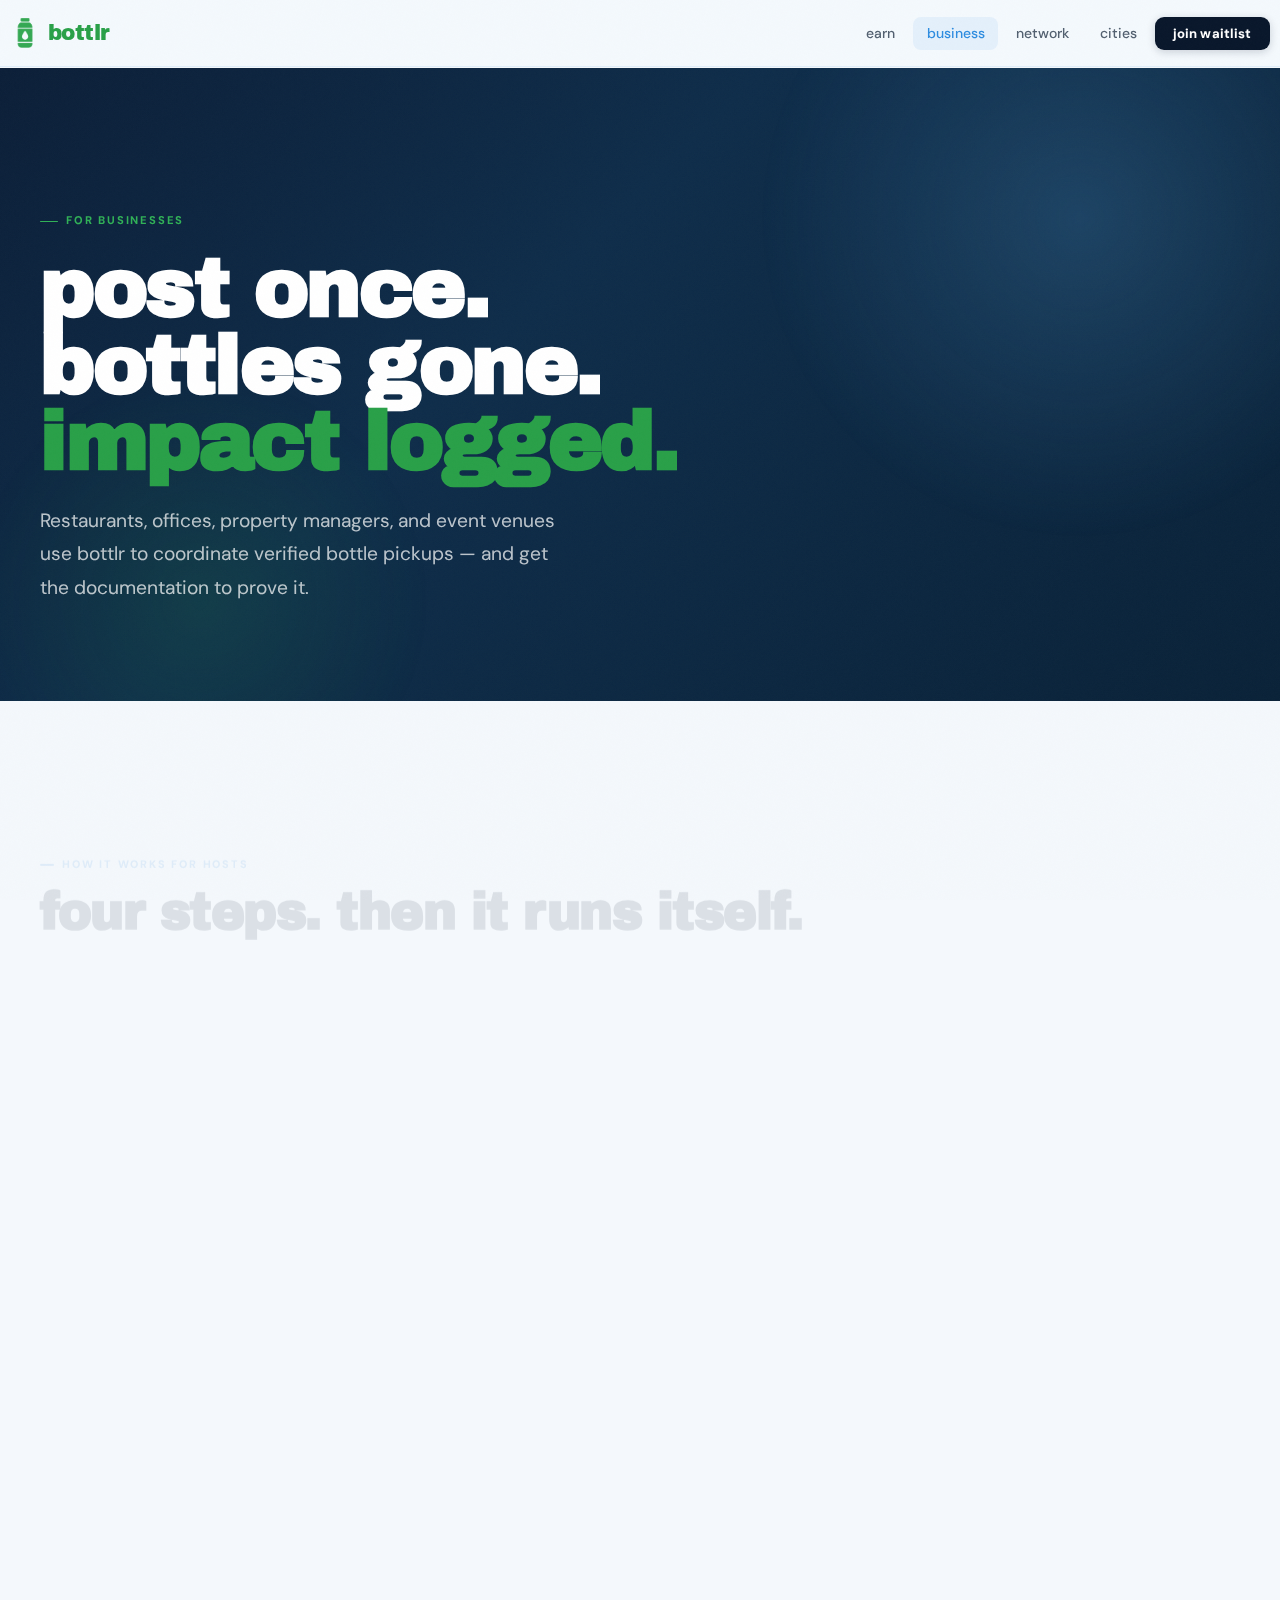
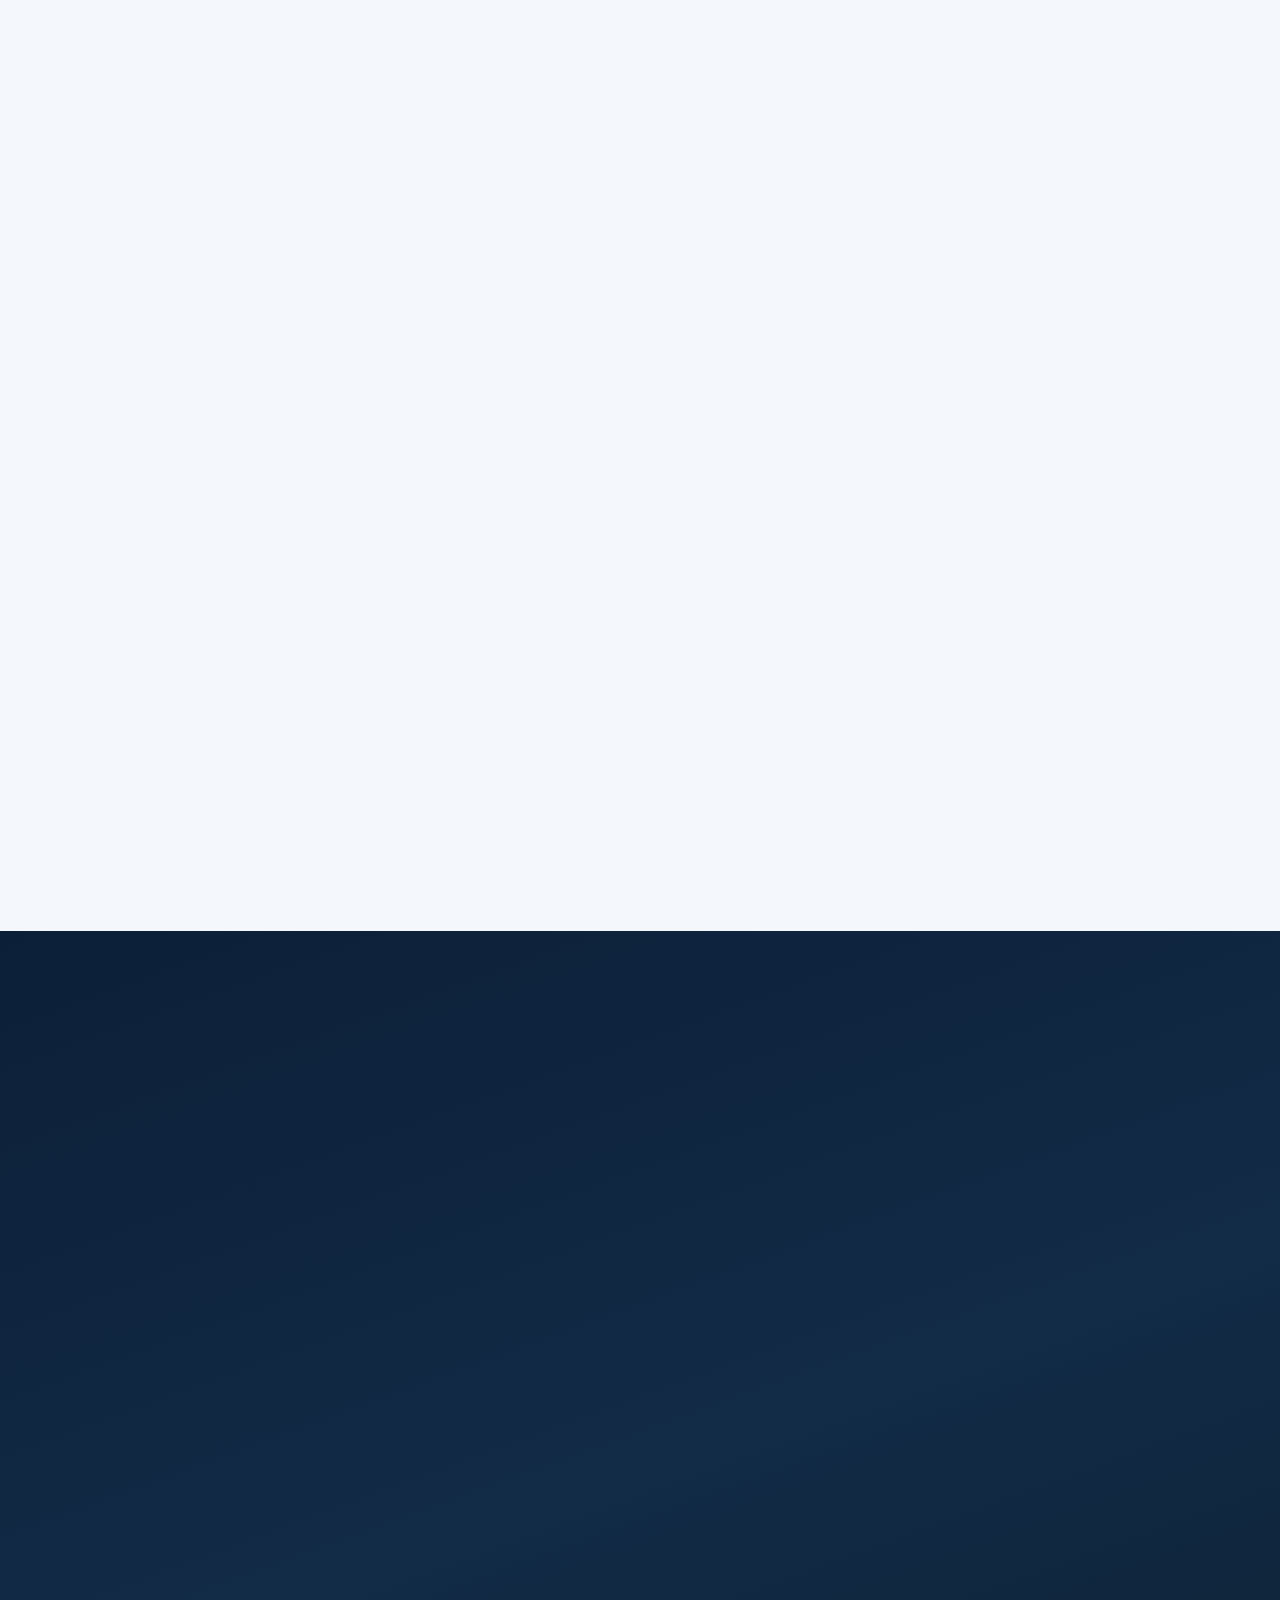
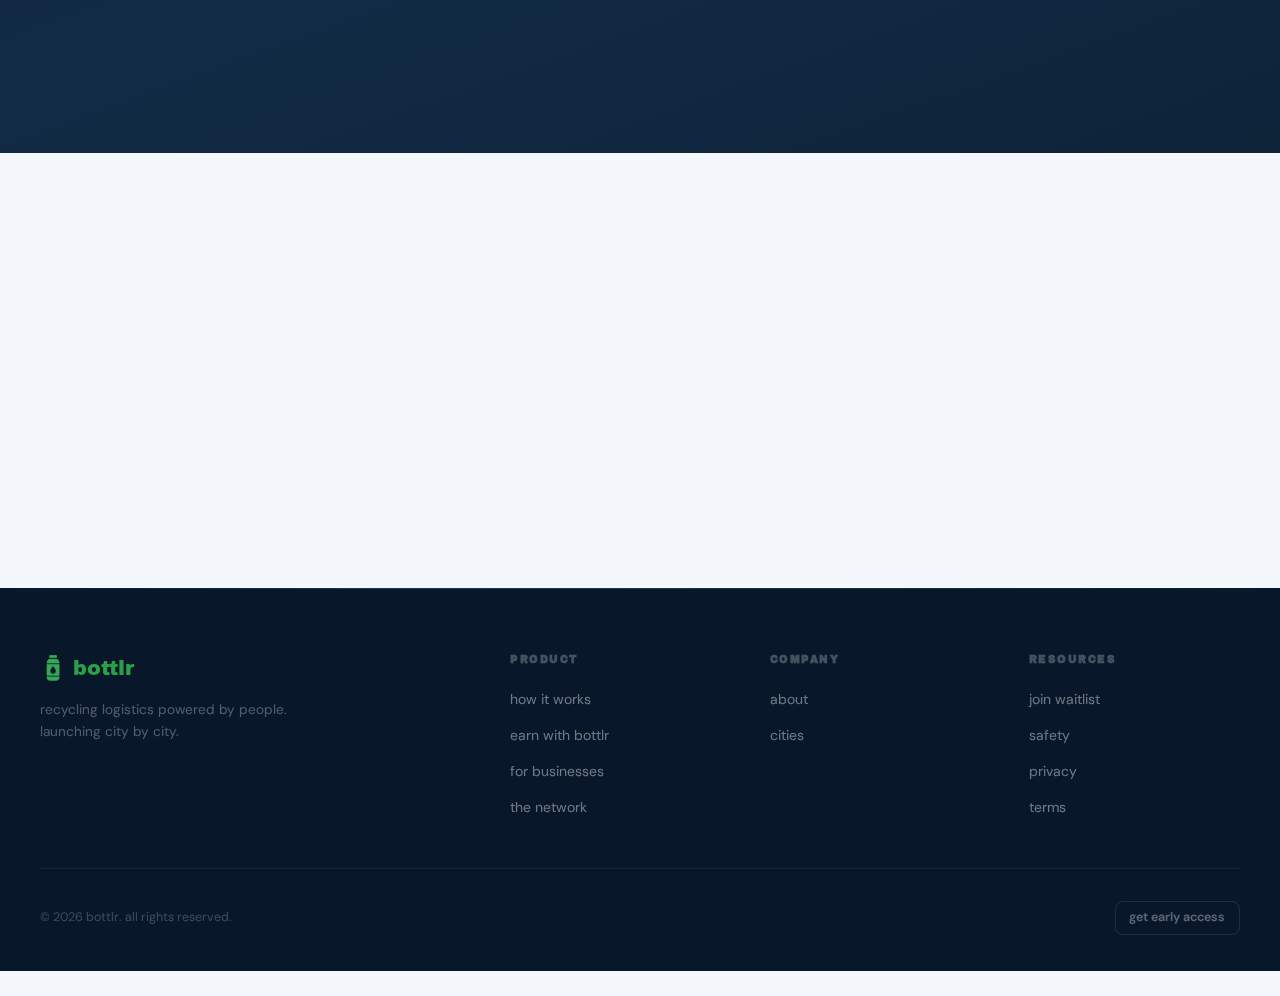
<file: for-hosts.html>
<!DOCTYPE html>
<html lang="en">
<head>
  <meta charset="UTF-8"><meta name="viewport" content="width=device-width, initial-scale=1.0, viewport-fit=cover">
  <title>For hosts - bottlr</title>
  <meta name="description" content="Host and business page for bottlr.">
  <meta http-equiv="refresh" content="0; url=business.html">
</head>
<body>
  <p>Redirecting to <a href="business.html">business.html</a>...</p>
</body>
</html>
</file>
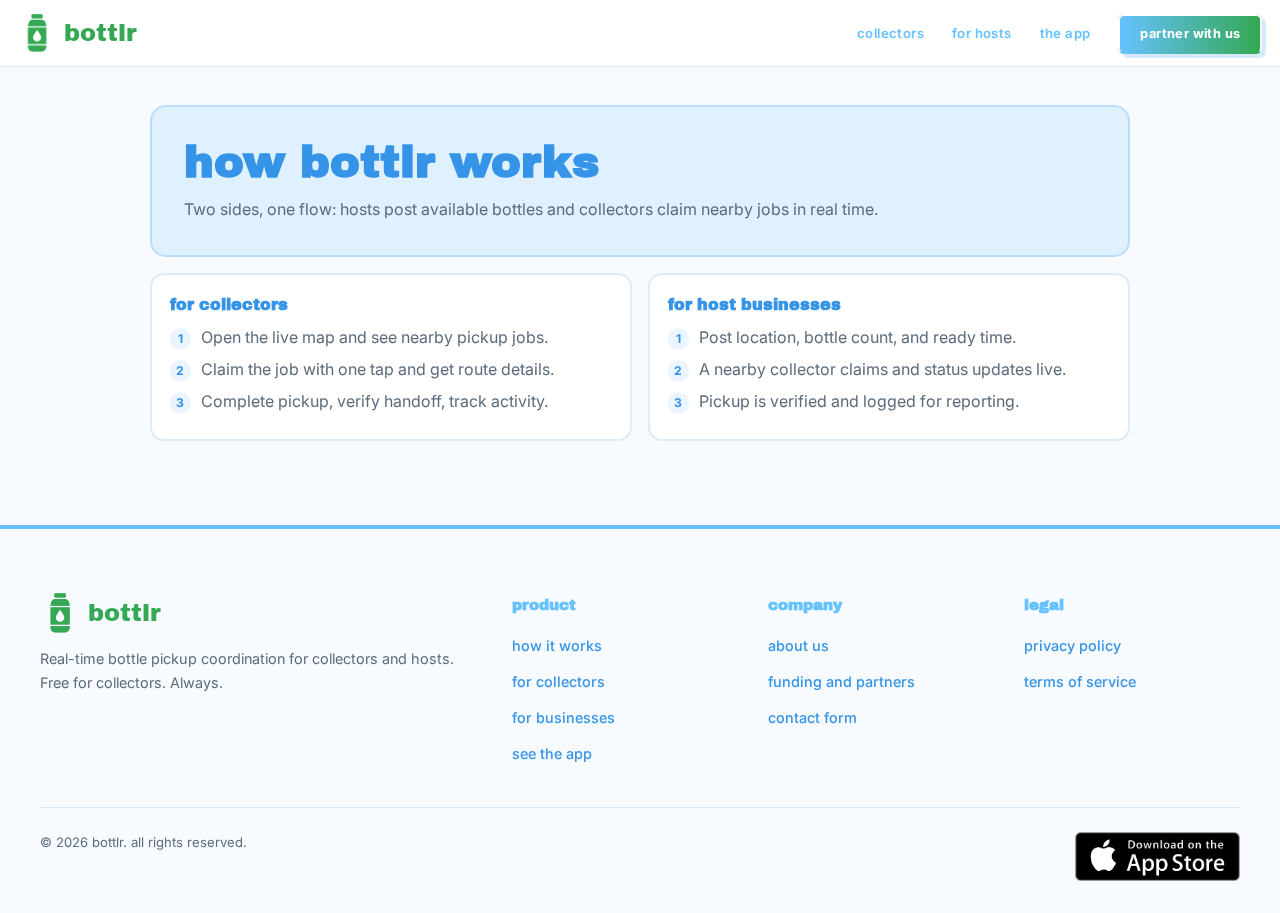
<file: how-it-works.html>
<!DOCTYPE html>
<html lang="en">
<head>
    <meta charset="UTF-8">
    <meta name="viewport" content="width=device-width, initial-scale=1.0, viewport-fit=cover">
    <title>How bottlr works</title>
    <meta name="description" content="Simple overview of how bottlr works for collectors and host businesses.">
    <link rel="preconnect" href="https://fonts.googleapis.com">
    <link rel="preconnect" href="https://fonts.gstatic.com" crossorigin>
    <link href="https://fonts.googleapis.com/css2?family=Archivo+Black&family=Inter:wght@400;500;600;700&display=swap" rel="stylesheet">
    <link rel="icon" type="image/png" href="assets/images/brand/app-icon.png">
    <style>
        *, *::before, *::after { margin: 0; padding: 0; box-sizing: border-box; }
        :root { --primary-strong:#66C2FF; --primary-deep:#3694E8; --white:#fff; --soft:#F7FBFF; --gray:#5B6B7C; --google-green:#34A853; --font-display:'Archivo Black',sans-serif; --font-body:'Inter',system-ui,sans-serif; --ease:cubic-bezier(0.4, 0, 0.2, 1); --container:clamp(1rem,5vw,2rem); }
        html { scroll-behavior: smooth; -webkit-font-smoothing: antialiased; }
        body { font-family: var(--font-body); background: var(--soft); color: var(--primary-deep); line-height: 1.6; overflow-x: hidden; }
        .scroll-progress { position: fixed; top: 0; left: 0; height: 2.5px; background: var(--primary-strong); transform-origin: left; transform: scaleX(0); transition: transform 0.1s linear; z-index: 10000; width: 100%; }
        header { position: fixed; top: 0; left: 0; right: 0; z-index: 1000; background: rgba(255,255,255,0.92); border-bottom: 1px solid rgba(54,148,232,0.18); backdrop-filter: saturate(160%) blur(10px); -webkit-backdrop-filter: saturate(160%) blur(10px); transition: background 0.24s var(--ease), box-shadow 0.24s var(--ease); }
        header.scrolled { background: rgba(255,255,255,0.98); box-shadow: 0 8px 22px rgba(11,18,32,0.08); }
        .header-inner { max-width: 1400px; margin: 0 auto; padding: 0.875rem clamp(0.65rem, 2.2vw, 1.1rem); display: flex; align-items: center; justify-content: space-between; }
        .logo { font-family: var(--font-display); font-size: 1.5rem; color: var(--google-green); text-decoration: none; text-transform: lowercase; display: flex; align-items: center; gap: 0.5rem; z-index: 1001; }
        .logo-img { height: 38px; width: auto; display: block; }
        nav.desktop-nav { display: none; }
        .desktop-nav ul { list-style: none; display: flex; gap: 1.75rem; align-items: center; }
        .desktop-nav a { color: var(--primary-strong); text-decoration: none; font-weight: 600; text-transform: lowercase; font-size: 0.82rem; letter-spacing: 0.4px; border-bottom: 2px solid transparent; transition: border-color 0.2s; padding: 0.4rem 0; }
        .desktop-nav a:hover { border-bottom-color: var(--primary-strong); }
        .btn-nav { background: linear-gradient(90deg, var(--primary-strong), var(--google-green)); color: var(--white) !important; padding: 0.65rem 1.25rem !important; border-radius: 6px; font-weight: 700 !important; font-size: 0.8rem !important; border: 2px solid var(--white); box-shadow: 4px 4px 0 rgba(54,148,232,0.2); transition: all 0.15s ease !important; white-space: nowrap; }
        .hamburger { display: flex; flex-direction: column; justify-content: center; align-items: center; width: 44px; height: 44px; background: none; border: none; cursor: pointer; z-index: 1001; gap: 5px; }
        .hamburger span { display: block; width: 22px; height: 2px; background: var(--primary-strong); border-radius: 2px; transition: all 0.25s ease; }
        .hamburger.open span:nth-child(1) { transform: translateY(7px) rotate(45deg); } .hamburger.open span:nth-child(2) { opacity: 0; } .hamburger.open span:nth-child(3) { transform: translateY(-7px) rotate(-45deg); }
        .menu-overlay { position: fixed; inset: 0; background: rgba(102,194,255,0.3); backdrop-filter: blur(4px); opacity: 0; pointer-events: none; transition: opacity 0.3s; z-index: 998; } .menu-overlay.open { opacity: 1; pointer-events: all; }
        .mobile-menu { position: fixed; top: 0; right: 0; bottom: 0; width: min(85vw, 300px); background: var(--white); border-left: 3px solid var(--primary-strong); transform: translateX(100%); transition: transform 0.3s var(--ease); z-index: 999; padding-top: 72px; }
        .mobile-menu.open { transform: translateX(0); } .mobile-menu a { display: block; padding: 1.2rem 1.75rem; color: var(--primary-deep); text-decoration: none; font-weight: 700; font-size: 1.05rem; text-transform: lowercase; border-bottom: 1px solid rgba(54,148,232,0.15); } .mobile-menu a.cta-mobile { background: var(--google-green); color: var(--white); }
        .page-main { padding: 105px var(--container) 3rem; } .page-wrap { max-width: 980px; margin: 0 auto; }
        .hero { background: #dff1ff; border: 2px solid rgba(54,148,232,0.22); border-radius: 16px; padding: 2rem; margin-bottom: 1rem; }
        .hero h1 { font-family: var(--font-display); color: var(--primary-deep); text-transform: lowercase; font-size: clamp(1.9rem, 6vw, 2.8rem); line-height: 1.05; margin-bottom: 0.7rem; } .hero p { color: var(--gray); }
        .grid { display: grid; gap: 1rem; grid-template-columns: 1fr; } .card { background: var(--white); border: 2px solid rgba(54,148,232,0.18); border-radius: 14px; padding: 1.1rem; } .card h2 { font-family: var(--font-display); font-size: 1rem; text-transform: lowercase; color: var(--primary-deep); margin-bottom: 0.45rem; } .card p { color: var(--gray); } .step { display: flex; gap: .6rem; margin: .4rem 0; } .num { width: 1.35rem; height: 1.35rem; border-radius: 999px; background: #eaf5ff; color: var(--primary-deep); font-size: .76rem; font-weight: 700; display: grid; place-items: center; margin-top: .2rem; flex-shrink: 0; }
        footer { background: var(--soft); border-top: 4px solid var(--primary-strong); padding: clamp(2.5rem,6vw,4rem) var(--container) 2rem; margin-top: 2.25rem; }
        .footer-inner { max-width: 1200px; margin: 0 auto; display: grid; grid-template-columns: 1fr; gap: 2.5rem; margin-bottom: 2.5rem; }
        .footer-logo { font-family: var(--font-display); font-size: 1.5rem; color: var(--google-green); text-decoration: none; text-transform: lowercase; display: flex; align-items: center; gap: 0.5rem; margin-bottom: 0.875rem; } .footer-logo img { height: 40px; }
        .footer-brand p { font-size: 0.9rem; line-height: 1.7; color: var(--gray); } .footer-col h4 { font-family: var(--font-display); text-transform: lowercase; font-size: 0.95rem; color: var(--primary-strong); margin-bottom: 1rem; }
        .footer-links { list-style: none; display: flex; flex-direction: column; gap: 0.625rem; } .footer-links a { color: var(--primary-deep); text-decoration: none; font-size: 0.9rem; font-weight: 500; text-transform: lowercase; display: inline-block; border-bottom: 2px solid transparent; transition: all 0.2s; } .footer-links a:hover { color: var(--google-green); border-bottom-color: var(--primary-strong); }
        .footer-bottom { max-width: 1200px; margin: 0 auto; padding-top: 1.5rem; border-top: 1px solid rgba(54,148,232,0.18); display: flex; flex-direction: column; gap: 0.75rem; font-size: 0.82rem; color: var(--gray); text-align: center; }
        .footer-appstore-badge { display: inline-block; text-decoration: none; transition: transform 0.15s ease; width: fit-content; margin: 0 auto; } .footer-appstore-badge img { display: block; width: clamp(135px, 22vw, 165px); height: auto; }
        @media (min-width: 860px) { .grid { grid-template-columns: repeat(2,1fr); } }
        @media (min-width: 1024px) { .hamburger { display: none; } nav.desktop-nav { display: block; } .footer-inner { grid-template-columns: 2fr 1fr 1fr 1fr; } .footer-bottom { flex-direction: row; justify-content: space-between; text-align: left; } .footer-appstore-badge { margin: 0; } }
    </style>
</head>
<body>
<div class="scroll-progress" id="scrollProgress"></div>
<header id="header"><div class="header-inner"><a href="index.html" class="logo"><img src="assets/images/brand/wordmark.png" alt="bottlr" class="logo-img"> bottlr</a><button class="hamburger" id="hamburger" aria-label="Menu"><span></span><span></span><span></span></button><nav class="desktop-nav"><ul><li><a href="index.html#collectors">collectors</a></li><li><a href="index.html#hosts">for hosts</a></li><li><a href="index.html#demo">the app</a></li><li><a href="index.html#support" class="btn-nav">partner with us</a></li></ul></nav></div></header>
<div class="menu-overlay" id="menuOverlay"></div>
<nav class="mobile-menu" id="mobileMenu"><a href="index.html#collectors">for collectors</a><a href="index.html#hosts">for hosts</a><a href="index.html#demo">the app</a><a href="index.html#support">support bottlr</a><a href="index.html#support" class="cta-mobile">partner with us -></a></nav>
<main class="page-main"><div class="page-wrap">
    <section class="hero"><h1>how bottlr works</h1><p>Two sides, one flow: hosts post available bottles and collectors claim nearby jobs in real time.</p></section>
    <section class="grid">
        <article class="card"><h2>for collectors</h2><div class="step"><span class="num">1</span><p>Open the live map and see nearby pickup jobs.</p></div><div class="step"><span class="num">2</span><p>Claim the job with one tap and get route details.</p></div><div class="step"><span class="num">3</span><p>Complete pickup, verify handoff, track activity.</p></div></article>
        <article class="card"><h2>for host businesses</h2><div class="step"><span class="num">1</span><p>Post location, bottle count, and ready time.</p></div><div class="step"><span class="num">2</span><p>A nearby collector claims and status updates live.</p></div><div class="step"><span class="num">3</span><p>Pickup is verified and logged for reporting.</p></div></article>
    </section>
</div></main>
<footer><div class="footer-inner"><div class="footer-brand"><a href="index.html" class="footer-logo"><img src="assets/images/brand/wordmark.png" alt="bottlr"> bottlr</a><p>Real-time bottle pickup coordination for collectors and hosts. Free for collectors. Always.</p></div><div class="footer-col"><h4>product</h4><ul class="footer-links"><li><a href="how-it-works.html">how it works</a></li><li><a href="index.html#collectors">for collectors</a></li><li><a href="index.html#hosts">for businesses</a></li><li><a href="index.html#demo">see the app</a></li></ul></div><div class="footer-col"><h4>company</h4><ul class="footer-links"><li><a href="about.html">about us</a></li><li><a href="funding.html">funding and partners</a></li><li><a href="funding.html#contact-form">contact form</a></li></ul></div><div class="footer-col"><h4>legal</h4><ul class="footer-links"><li><a href="privacy.html">privacy policy</a></li><li><a href="terms.html">terms of service</a></li></ul></div></div><div class="footer-bottom"><span>© 2026 bottlr. all rights reserved.</span><a href="https://apps.apple.com" class="footer-appstore-badge" aria-label="Download on the App Store"><img src="assets/images/download-badges/Download_on_the_App_Store_Badge.png" alt="Download on the App Store"></a></div></footer>
<script>
    window.addEventListener('scroll', () => { const h = document.documentElement; document.getElementById('scrollProgress').style.transform = `scaleX(${h.scrollTop / (h.scrollHeight - h.clientHeight)})`; document.getElementById('header').classList.toggle('scrolled', h.scrollTop > 20); }, { passive: true });
    const hamburger = document.getElementById('hamburger'); const mobileMenu = document.getElementById('mobileMenu'); const menuOverlay = document.getElementById('menuOverlay');
    function closeMenu() { hamburger.classList.remove('open'); mobileMenu.classList.remove('open'); menuOverlay.classList.remove('open'); }
    hamburger.addEventListener('click', () => { const open = mobileMenu.classList.toggle('open'); hamburger.classList.toggle('open', open); menuOverlay.classList.toggle('open', open); });
    menuOverlay.addEventListener('click', closeMenu); mobileMenu.querySelectorAll('a').forEach((a) => a.addEventListener('click', closeMenu));
</script>
</body>
</html>
</file>
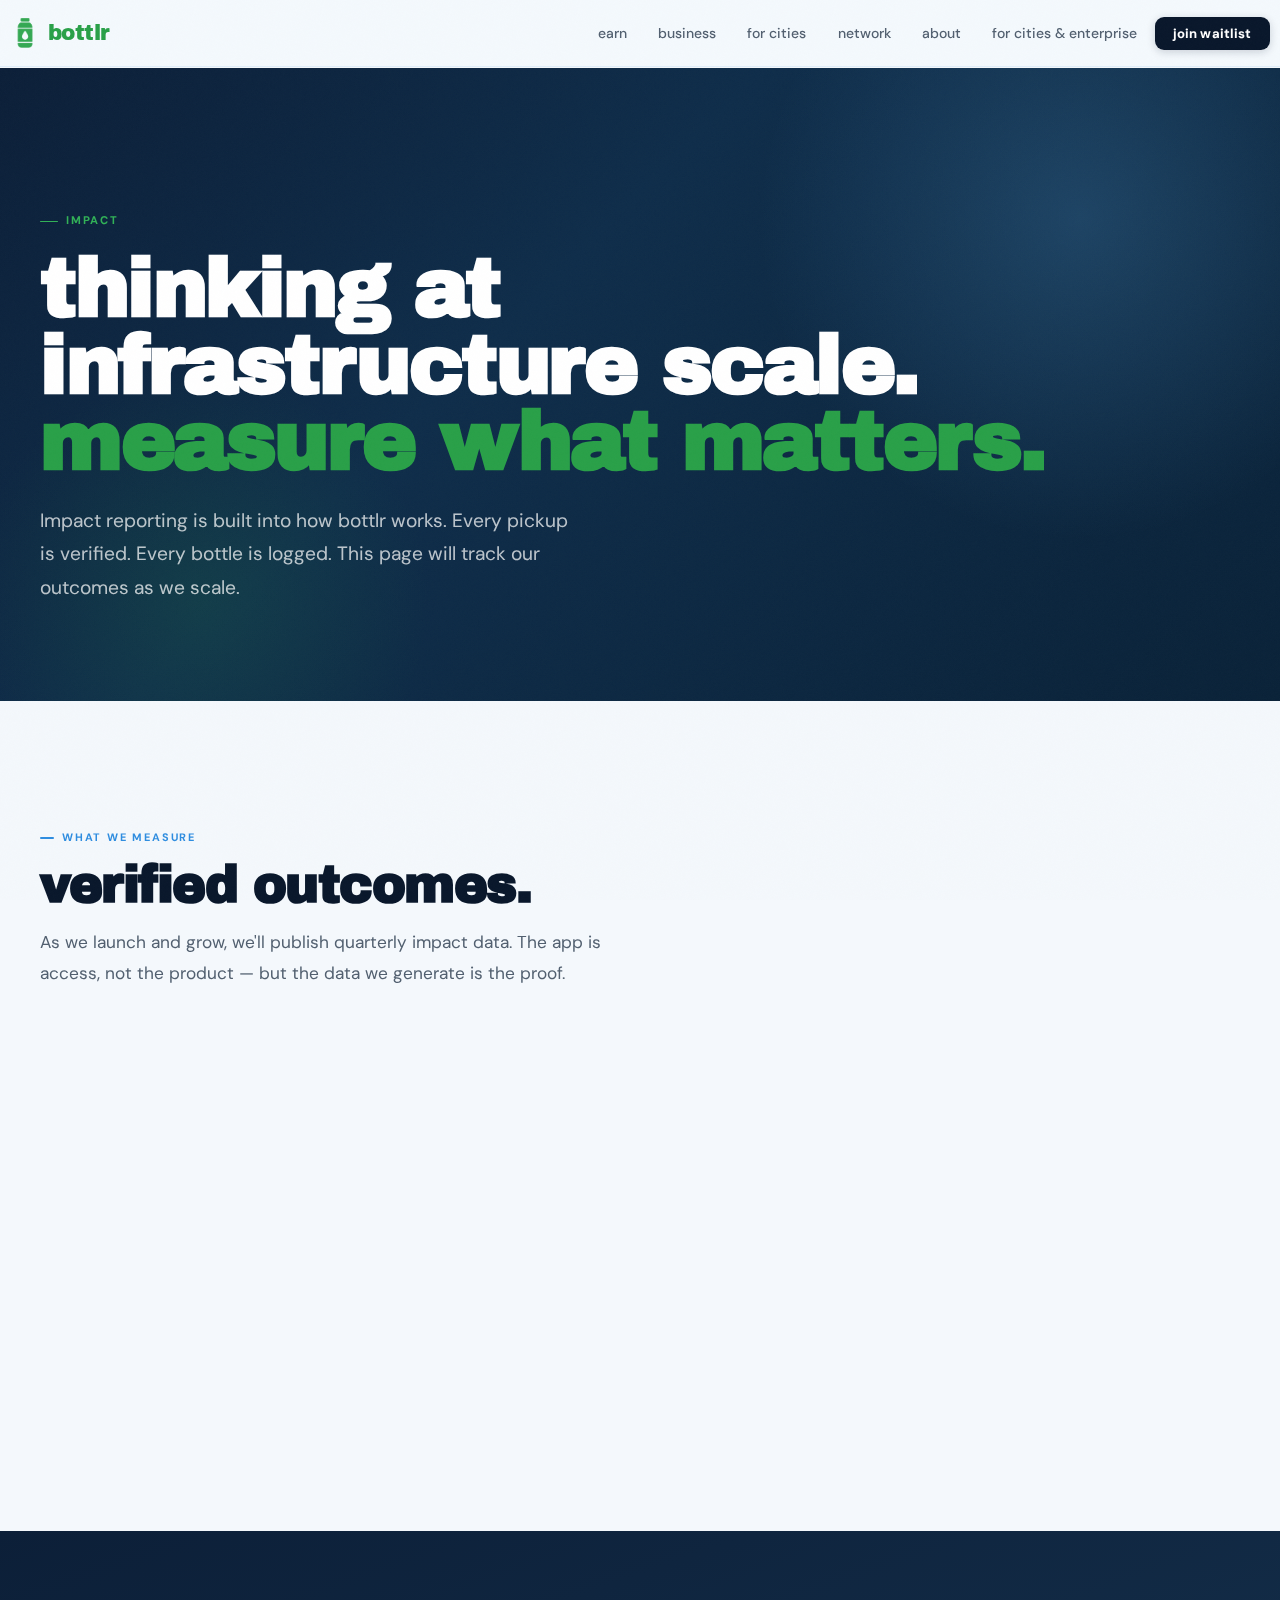
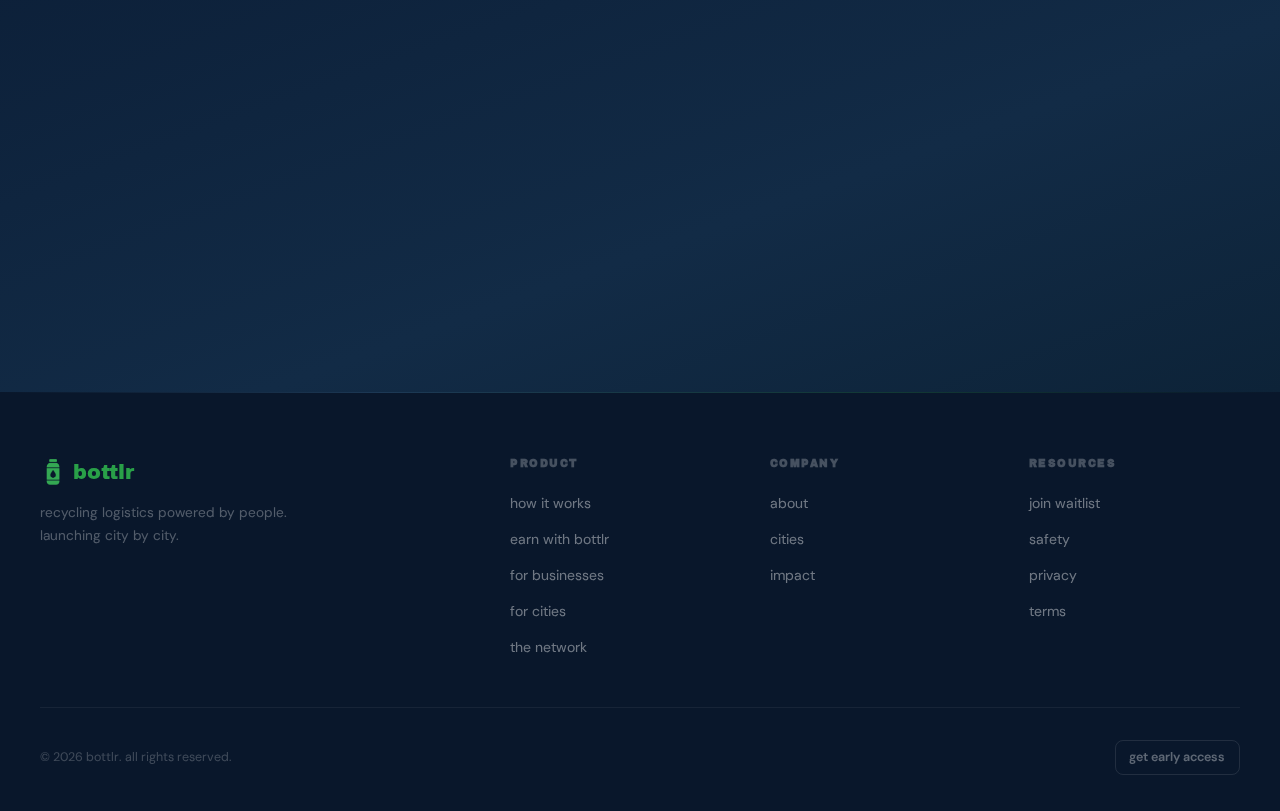
<file: impact.html>
<!DOCTYPE html>
<html lang="en">
<head>
  <meta charset="UTF-8">
  <meta name="viewport" content="width=device-width, initial-scale=1.0, viewport-fit=cover">
  <title>Impact — bottlr</title>
  <meta name="description" content="bottlr impact report: tons diverted, verified pickups, cities active. The operating layer for container recovery.">
  <link rel="preconnect" href="https://fonts.googleapis.com">
  <link rel="preconnect" href="https://fonts.gstatic.com" crossorigin>
  <link href="https://fonts.googleapis.com/css2?family=Archivo+Black&family=DM+Sans:ital,opsz,wght@0,9..40,400;0,9..40,500;0,9..40,600;0,9..40,700&display=swap" rel="stylesheet">
  <link rel="icon" type="image/png" href="assets/images/brand/new-icon.png">
  <link rel="stylesheet" href="bottlr.css">
</head>
<body><div class="scroll-progress" id="scrollProgress"></div>
<header class="site-header" id="header">
  <div class="header-inner">
    <a href="index.html" class="logo"><img src="assets/images/brand/wordmark.png" alt="bottlr"> bottlr</a>
    <button class="hamburger" id="hamburger" aria-label="menu"><span></span><span></span><span></span></button>
    <nav class="desktop-nav"><ul>
      <li><a href="earn-with-bottlr.html">earn</a></li>
      <li><a href="business.html">business</a></li>
      <li><a href="for-cities.html">for cities</a></li>
      <li><a href="network.html">network</a></li>
      <li><a href="about.html">about</a></li>
      <li><a href="funding.html">for cities & enterprise</a></li>
      <li><a href="join-waitlist.html" class="btn-nav">join waitlist</a></li>
    </ul></nav>
  </div>
</header>
<div class="menu-overlay" id="menuOverlay"></div>
<nav class="mobile-menu" id="mobileMenu">
  <a href="earn-with-bottlr.html">earn with bottlr</a>
  <a href="business.html">for businesses</a>
  <a href="for-cities.html">for cities</a>
  <a href="network.html">the network</a>
  <a href="about.html">about</a>
  <a href="funding.html">for cities & enterprise</a>
  <a href="join-waitlist.html" class="cta-mobile">join waitlist</a>
</nav>
<main class="page-main">
  <div class="page-hero-band">
    <div class="page-hero-inner">
      <div class="page-label">impact</div>
      <h1>thinking at<br>infrastructure scale.<br><span style="color:var(--green)">measure what matters.</span></h1>
      <p class="sub">Impact reporting is built into how bottlr works. Every pickup is verified. Every bottle is logged. This page will track our outcomes as we scale.</p>
    </div>
  </div>

  <section class="section section--tinted">
    <div class="section-inner">
      <div class="section-header reveal">
        <div class="section-label">what we measure</div>
        <h2 class="section-title">verified outcomes.</h2>
        <p class="section-desc">As we launch and grow, we'll publish quarterly impact data. The app is access, not the product — but the data we generate is the proof.</p>
      </div>
      <div class="metrics-band reveal" style="--delay:0.05s;">
        <div class="metric-cell"><div class="metric-big">—</div><div class="metric-label">tons diverted</div><p class="metric-desc">Bottles recovered through bottlr that would have been landfilled or lost. Coming post-launch.</p></div>
        <div class="metric-cell"><div class="metric-big">—</div><div class="metric-label">economic impact through network</div><p class="metric-desc">We'll track total value flowing through the network and the communities served.</p></div>
        <div class="metric-cell"><div class="metric-big">—</div><div class="metric-label">cities active</div><p class="metric-desc">Municipal and enterprise pilots. Verified recovery data flowing to compliance and ESG teams.</p></div>
        <div class="metric-cell"><div class="metric-big">—</div><div class="metric-label">redemption rate delta</div><p class="metric-desc">Before/after comparison vs. city baseline. How much bottlr moves the needle on CRV recovery.</p></div>
      </div>
      <p class="section-desc reveal" style="text-align:center;margin-top:2rem;color:var(--gray);">Pre-launch. Data coming when San Jose goes live. <a href="join-waitlist.html">Join the waitlist</a> to be first when we publish.</p>
    </div>
  </section>

  <section class="section section--dark">
    <div class="section-inner">
      <div class="cta-strip reveal">
        <div><h3>interested in impact partnerships?</h3><p>Universities, foundations, and ESG-focused organizations: reach out if you want to collaborate on impact measurement or reporting.</p></div>
        <div class="cta-strip-actions">
          <a href="funding.html#contact-form" class="btn btn-green">get in touch</a>
          <a href="about.html" class="btn btn-ghost-white">learn about bottlr</a>
        </div>
      </div>
    </div>
  </section>
</main>
<footer class="site-footer">
  <div class="footer-inner">
    <div>
      <a href="index.html" class="footer-logo"><img src="assets/images/brand/wordmark.png" alt="bottlr"> bottlr</a>
      <p class="footer-tagline">recycling logistics powered by people. launching city by city.</p>
    </div>
    <div class="footer-col"><h4>product</h4><ul><li><a href="how-it-works.html">how it works</a></li><li><a href="earn-with-bottlr.html">earn with bottlr</a></li><li><a href="business.html">for businesses</a></li><li><a href="for-cities.html">for cities</a></li><li><a href="network.html">the network</a></li></ul></div>
    <div class="footer-col"><h4>company</h4><ul><li><a href="about.html">about</a></li><li><a href="cities.html">cities</a></li><li><a href="impact.html">impact</a></li></ul></div>
    <div class="footer-col"><h4>resources</h4><ul><li><a href="join-waitlist.html">join waitlist</a></li><li><a href="safety.html">safety</a></li><li><a href="privacy.html">privacy</a></li><li><a href="terms.html">terms</a></li></ul></div>
  </div>
  <div class="footer-bottom"><span>&copy; 2026 bottlr. all rights reserved.</span><a href="join-waitlist.html" class="footer-badge">get early access</a></div>
</footer>
<script src="bottlr.js"></script>
</body>
</html>
</file>
<file: bottlr.css>
/* ============================================================
   BOTTLR — elevated design system v2
   ============================================================ */

@import url('https://fonts.googleapis.com/css2?family=Archivo+Black&family=DM+Sans:ital,opsz,wght@0,9..40,300;0,9..40,400;0,9..40,500;0,9..40,600;0,9..40,700;1,9..40,400&display=swap');

/* ── TOKENS ── */
:root {
  --ink:          #09172b;
  --ink-soft:     #162d4a;
  --ink-mid:      #1f3f61;
  --blue:         #2e8de0;
  --blue-bright:  #4fa3f0;
  --blue-mid:     #6abfff;
  --blue-pale:    #b8dcfa;
  --blue-frost:   #e8f4fd;
  --blue-glass:   rgba(46,141,224,0.08);
  --green:        #29a048;
  --green-bright: #35c25a;
  --green-pale:   #c8efd4;
  --green-glass:  rgba(41,160,72,0.1);
  --white:        #ffffff;
  --off-white:    #f4f8fc;
  --surface:      #ffffff;
  --gray:         #526070;
  --gray-light:   #8498a8;
  --gray-xlight:  #b8c8d4;
  --border:       rgba(46,141,224,0.12);
  --border-strong:rgba(46,141,224,0.22);
  --border-dark:  rgba(255,255,255,0.09);

  --font-display: 'Archivo Black', sans-serif;
  --font-body:    'DM Sans', system-ui, sans-serif;

  --ease:         cubic-bezier(0.22, 1, 0.36, 1);
  --ease-spring:  cubic-bezier(0.34, 1.56, 0.64, 1);
  --ease-out:     cubic-bezier(0.0, 0, 0.2, 1);

  --container:    clamp(1.25rem, 5vw, 2.5rem);
  --wrap:         1280px;
  --wrap-narrow:  900px;
  --radius:       18px;
  --radius-sm:    10px;
  --radius-xs:    6px;

  --shadow-xs:    0 1px 3px rgba(9,23,43,0.08);
  --shadow:       0 2px 8px rgba(9,23,43,0.06), 0 8px 28px rgba(9,23,43,0.05);
  --shadow-md:    0 4px 16px rgba(9,23,43,0.08), 0 16px 48px rgba(9,23,43,0.06);
  --shadow-lg:    0 8px 32px rgba(9,23,43,0.10), 0 32px 80px rgba(9,23,43,0.08);
  --shadow-blue:  0 8px 32px rgba(46,141,224,0.22), 0 2px 8px rgba(46,141,224,0.12);
  --shadow-green: 0 8px 32px rgba(41,160,72,0.25), 0 2px 8px rgba(41,160,72,0.12);

  --gradient-hero: linear-gradient(135deg, #0c1f38 0%, #0f2d4a 40%, #0a2238 100%);
  --gradient-blue: linear-gradient(135deg, var(--blue) 0%, var(--blue-mid) 100%);
  --gradient-green: linear-gradient(135deg, var(--green) 0%, var(--green-bright) 100%);
  --gradient-ink:  linear-gradient(160deg, #0c1f38 0%, #122b46 60%, #0d2338 100%);
  --gradient-card: linear-gradient(145deg, rgba(255,255,255,0.95), rgba(232,244,253,0.6));
}

/* ── RESET ── */
*, *::before, *::after { box-sizing: border-box; margin: 0; padding: 0; }
html { scroll-behavior: smooth; -webkit-font-smoothing: antialiased; -moz-osx-font-smoothing: grayscale; text-rendering: optimizeLegibility; }
body { font-family: var(--font-body); background: var(--off-white); color: var(--ink); line-height: 1.6; overflow-x: hidden; }
a { color: inherit; text-decoration: none; }
img { display: block; max-width: 100%; }
input, select, textarea, button { font-family: inherit; }
::selection { background: var(--blue-pale); color: var(--ink); }

/* ── NOISE TEXTURE overlay (adds depth) ── */
body::before {
  content: '';
  position: fixed; inset: 0; pointer-events: none; z-index: 9999;
  opacity: 0.022;
  background-image: url("data:image/svg+xml,%3Csvg viewBox='0 0 256 256' xmlns='http://www.w3.org/2000/svg'%3E%3Cfilter id='n'%3E%3CfeTurbulence type='fractalNoise' baseFrequency='0.9' numOctaves='4' stitchTiles='stitch'/%3E%3C/filter%3E%3Crect width='100%25' height='100%25' filter='url(%23n)'/%3E%3C/svg%3E");
  background-repeat: repeat; background-size: 128px;
}

/* ── SCROLL PROGRESS ── */
.scroll-progress {
  position: fixed; top: 0; left: 0; width: 100%; height: 2px;
  background: linear-gradient(90deg, var(--blue), var(--green));
  transform-origin: left; transform: scaleX(0);
  transition: transform 0.06s linear; z-index: 10000;
}

/* ══════════════════════════════════════════
   HEADER
══════════════════════════════════════════ */
.site-header {
  position: fixed; top: 0; left: 0; right: 0; z-index: 1000;
  padding: 0;
  transition: all 0.35s var(--ease);
}
.site-header::before {
  content: '';
  position: absolute; inset: 0;
  background: rgba(244,248,252,0.75);
  backdrop-filter: saturate(200%) blur(24px);
  -webkit-backdrop-filter: saturate(200%) blur(24px);
  border-bottom: 1px solid rgba(46,141,224,0.1);
  transition: all 0.35s var(--ease);
}
.site-header.scrolled::before {
  background: rgba(255,255,255,0.95);
  border-bottom-color: var(--border);
  box-shadow: 0 1px 0 var(--border), 0 8px 40px rgba(9,23,43,0.06);
}
.header-inner {
  position: relative; z-index: 1;
  width: 100%; box-sizing: border-box; margin: 0;
  padding: 1rem max(0.65rem, env(safe-area-inset-left));
  padding-right: max(0.65rem, env(safe-area-inset-right));
  display: flex; align-items: center; justify-content: space-between;
}
.logo {
  font-family: var(--font-display); font-size: 1.35rem;
  color: var(--green); text-transform: lowercase;
  display: flex; align-items: center; gap: 0.45rem; z-index: 1001;
  letter-spacing: -0.5px;
  transition: opacity 0.2s, transform 0.2s var(--ease);
}
.logo:hover { opacity: 0.82; transform: scale(0.98); }
.logo img { height: 30px; width: auto; }

nav.desktop-nav { display: none; }
.desktop-nav ul { list-style: none; display: flex; gap: 0.25rem; align-items: center; }
.desktop-nav li a {
  color: var(--gray); font-weight: 500; text-transform: lowercase;
  font-size: 0.875rem; padding: 0.45rem 0.85rem;
  border-radius: 8px;
  transition: color 0.18s, background 0.18s;
  position: relative;
}
.desktop-nav li a:hover { color: var(--ink); background: var(--blue-frost); }
.desktop-nav li a.active { color: var(--blue); background: var(--blue-glass); }

.btn-nav {
  background: var(--ink) !important; color: var(--white) !important;
  padding: 0.5rem 1.15rem !important; border-radius: 9px !important;
  font-weight: 700 !important; font-size: 0.82rem !important;
  letter-spacing: 0.1px;
  transition: background 0.2s, transform 0.18s var(--ease), box-shadow 0.2s !important;
  box-shadow: 0 2px 8px rgba(9,23,43,0.18) !important;
}
.btn-nav:hover {
  background: var(--blue) !important;
  transform: translateY(-1px) !important;
  box-shadow: var(--shadow-blue) !important;
  color: var(--white) !important;
}

/* ── HAMBURGER ── */
.hamburger {
  display: flex; flex-direction: column; justify-content: center;
  align-items: center; width: 42px; height: 42px;
  background: none; border: none; cursor: pointer; z-index: 1001; gap: 5px;
}
.hamburger span {
  display: block; height: 1.5px; border-radius: 2px;
  background: var(--ink); transition: all 0.28s var(--ease);
}
.hamburger span:nth-child(1) { width: 22px; }
.hamburger span:nth-child(2) { width: 16px; }
.hamburger span:nth-child(3) { width: 22px; }
.hamburger.open span:nth-child(1) { width: 20px; transform: translateY(6.5px) rotate(45deg); }
.hamburger.open span:nth-child(2) { opacity: 0; transform: scaleX(0); }
.hamburger.open span:nth-child(3) { width: 20px; transform: translateY(-6.5px) rotate(-45deg); }

.menu-overlay {
  position: fixed; inset: 0; background: rgba(9,23,43,0.5);
  backdrop-filter: blur(6px); opacity: 0; pointer-events: none;
  transition: opacity 0.3s; z-index: 998;
}
.menu-overlay.open { opacity: 1; pointer-events: all; }

.mobile-menu {
  position: fixed; top: 0; right: 0; bottom: 0; width: min(80vw, 310px);
  background: var(--white);
  border-left: 1px solid var(--border);
  transform: translateX(105%);
  transition: transform 0.32s var(--ease);
  z-index: 999; padding-top: 64px; overflow-y: auto;
}
.mobile-menu.open { transform: translateX(0); }
.mobile-menu a {
  display: block; padding: 1rem 2rem; color: var(--ink);
  font-weight: 500; text-transform: lowercase; font-size: 1rem;
  border-bottom: 1px solid var(--border);
  transition: background 0.15s, padding-left 0.2s var(--ease), color 0.15s;
}
.mobile-menu a:hover { background: var(--blue-frost); padding-left: 2.5rem; color: var(--blue); }
.mobile-menu a.cta-mobile {
  margin: 1.5rem 1.5rem 0; background: var(--green); color: var(--white);
  border-radius: 12px; border: none; text-align: center;
  font-weight: 700; padding: 1rem 1.5rem;
  box-shadow: var(--shadow-green);
  transition: background 0.2s, transform 0.2s var(--ease);
}
.mobile-menu a.cta-mobile:hover { background: #238d3f; transform: scale(0.98); padding-left: 1.5rem; }

/* ══════════════════════════════════════════
   PAGE HERO BAND
══════════════════════════════════════════ */
.page-hero-band {
  background: var(--gradient-hero);
  padding: clamp(5rem, 12vw, 8.5rem) var(--container) clamp(3.5rem, 8vw, 6rem);
  position: relative; overflow: hidden;
}
/* Atmospheric background glows */
.page-hero-band::before {
  content: '';
  position: absolute; width: 700px; height: 700px; border-radius: 50%;
  background: radial-gradient(circle at center, rgba(106,191,255,0.18) 0%, transparent 65%);
  top: -200px; right: -150px; pointer-events: none;
  animation: heroGlow1 16s ease-in-out infinite alternate;
}
.page-hero-band::after {
  content: '';
  position: absolute; width: 500px; height: 500px; border-radius: 50%;
  background: radial-gradient(circle at center, rgba(41,160,72,0.14) 0%, transparent 65%);
  bottom: -150px; left: -50px; pointer-events: none;
  animation: heroGlow2 20s ease-in-out infinite alternate;
}
@keyframes heroGlow1 { from { transform: translate(0,0) scale(1); } to { transform: translate(-40px, 30px) scale(1.1); } }
@keyframes heroGlow2 { from { transform: translate(0,0) scale(1); } to { transform: translate(30px, -25px) scale(1.08); } }

/* Grid lines overlay — editorial texture */
.page-hero-band .hero-grid {
  position: absolute; inset: 0; pointer-events: none;
  background-image:
    linear-gradient(rgba(106,191,255,0.04) 1px, transparent 1px),
    linear-gradient(90deg, rgba(106,191,255,0.04) 1px, transparent 1px);
  background-size: 60px 60px;
}

.page-hero-inner {
  max-width: var(--wrap); margin: 0 auto;
  position: relative; z-index: 1;
}
.page-label {
  display: inline-flex; align-items: center; gap: 0.5rem;
  font-size: 0.7rem; font-weight: 700;
  text-transform: uppercase; letter-spacing: 1.8px;
  color: var(--green-bright); margin-bottom: 1.25rem;
  opacity: 0.9;
}
.page-label::before {
  content: '';
  display: block; width: 18px; height: 1.5px;
  background: var(--green-bright);
  border-radius: 1px;
}
.page-hero-band h1 {
  font-family: var(--font-display);
  font-size: clamp(2.6rem, 7.5vw, 5.2rem);
  line-height: 0.92; text-transform: lowercase;
  letter-spacing: -2.5px; color: var(--white); margin-bottom: 1.5rem;
}
.page-hero-band h1 em {
  font-style: normal; color: var(--blue-mid);
}
.page-hero-band .sub {
  font-size: clamp(1rem, 2.2vw, 1.2rem);
  color: rgba(255,255,255,0.72);
  max-width: 540px; line-height: 1.75; font-weight: 400;
}

/* ── HERO STAT ROW ── */
.hero-stats {
  display: flex; flex-wrap: wrap; gap: 2.5rem;
  margin-top: 3rem; padding-top: 2rem;
  border-top: 1px solid rgba(255,255,255,0.08);
}
.hero-stat-num {
  font-family: var(--font-display); font-size: 1.8rem;
  color: var(--white); line-height: 1;
}
.hero-stat-label {
  font-size: 0.72rem; color: rgba(255,255,255,0.4);
  text-transform: uppercase; letter-spacing: 0.8px;
  margin-top: 0.3rem; font-weight: 600;
}

/* ══════════════════════════════════════════
   SECTIONS
══════════════════════════════════════════ */
.page-main { padding-top: 68px; }

.section {
  padding: clamp(4.5rem, 10vw, 7.5rem) var(--container);
}
.section-inner { max-width: var(--wrap); margin: 0 auto; }
.section-inner--narrow { max-width: var(--wrap-narrow); margin: 0 auto; }

.section-label {
  display: inline-flex; align-items: center; gap: 0.5rem;
  font-size: 0.68rem; font-weight: 700;
  text-transform: uppercase; letter-spacing: 1.8px;
  color: var(--blue); margin-bottom: 0.85rem;
}
.section-label::before {
  content: '';
  display: block; width: 14px; height: 1.5px;
  background: var(--blue); border-radius: 1px;
}

h2.section-title {
  font-family: var(--font-display);
  font-size: clamp(2rem, 5vw, 3.2rem);
  text-transform: lowercase; line-height: 1.0;
  letter-spacing: -1.5px; color: var(--ink); margin-bottom: 1rem;
}
.section-desc {
  color: var(--gray); font-size: clamp(0.95rem, 2vw, 1.08rem);
  max-width: 580px; line-height: 1.8; font-weight: 400;
}
.section-header { margin-bottom: 3.5rem; }

/* surface backgrounds */
.section--white  { background: var(--white); }
.section--frost  { background: var(--off-white); }
.section--glass  { background: linear-gradient(180deg, var(--white) 0%, var(--blue-frost) 100%); }

/* dark section */
.section--dark { background: var(--gradient-ink); }
.section--dark .section-label { color: var(--blue-mid); }
.section--dark .section-label::before { background: var(--blue-mid); }
.section--dark h2.section-title { color: var(--white); }
.section--dark .section-desc { color: rgba(255,255,255,0.55); }

/* ══════════════════════════════════════════
   CARDS
══════════════════════════════════════════ */
.card {
  background: var(--white);
  border: 1px solid var(--border);
  border-radius: var(--radius);
  padding: 1.85rem;
  box-shadow: var(--shadow);
  transition: transform 0.28s var(--ease), box-shadow 0.28s var(--ease), border-color 0.28s;
}
.card:hover {
  transform: translateY(-5px);
  box-shadow: var(--shadow-md);
  border-color: var(--border-strong);
}
.card h3 {
  font-family: var(--font-display); font-size: 0.95rem;
  text-transform: lowercase; color: var(--ink);
  margin-bottom: 0.6rem; letter-spacing: -0.2px;
}
.card p { color: var(--gray); font-size: 0.9rem; line-height: 1.7; }

/* accent left-border card */
.card--accent {
  border-left: 3px solid var(--blue-pale);
  background: linear-gradient(100deg, var(--blue-frost) 0%, var(--white) 60%);
  transition: border-left-color 0.25s, transform 0.25s var(--ease), box-shadow 0.25s;
}
.card--accent:hover {
  border-left-color: var(--blue);
  transform: translateX(5px) translateY(-2px);
  box-shadow: var(--shadow-md);
}

/* dark card */
.card--dark {
  background: rgba(255,255,255,0.04);
  border-color: rgba(255,255,255,0.07);
  color: var(--white);
  backdrop-filter: blur(4px);
}
.card--dark:hover {
  background: rgba(255,255,255,0.07);
  border-color: rgba(255,255,255,0.12);
  transform: translateY(-4px);
  box-shadow: 0 8px 32px rgba(0,0,0,0.2);
}
.card--dark h3 { color: rgba(255,255,255,0.9); }
.card--dark p  { color: rgba(255,255,255,0.55); }

/* glass card */
.card--glass {
  background: rgba(255,255,255,0.7);
  backdrop-filter: blur(16px);
  border-color: rgba(255,255,255,0.8);
  box-shadow: var(--shadow-md), inset 0 1px 0 rgba(255,255,255,0.8);
}

/* ── STAT BLOCK CARD (inline numbers) ── */
.stat-card {
  background: var(--blue-frost);
  border: 1px solid var(--border);
  border-radius: var(--radius);
  padding: 2rem;
  display: flex; flex-direction: column; gap: 0;
}
.stat-card-row {
  padding: 1.1rem 0;
  border-bottom: 1px solid var(--border);
  display: flex; flex-direction: column; gap: 0.2rem;
}
.stat-card-row:last-child { border-bottom: none; padding-bottom: 0; }
.stat-card-row:first-child { padding-top: 0; }
.stat-num {
  font-family: var(--font-display);
  font-size: 2rem; line-height: 1;
  letter-spacing: -1px;
}
.stat-desc { font-size: 0.78rem; color: var(--gray); font-weight: 500; }

/* ══════════════════════════════════════════
   STEP FLOW
══════════════════════════════════════════ */
.steps {
  display: grid; gap: 1px;
  background: var(--border);
  border: 1px solid var(--border);
  border-radius: var(--radius);
  overflow: hidden;
}
.step {
  background: var(--white);
  padding: 2.25rem 2rem;
  display: flex; gap: 1.5rem; align-items: flex-start;
  transition: background 0.22s;
  position: relative;
}
.step:hover { background: var(--blue-frost); }
.step::after {
  content: '';
  position: absolute; left: 0; top: 0; bottom: 0; width: 0;
  background: var(--blue);
  transition: width 0.28s var(--ease);
}
.step:hover::after { width: 3px; }
.step-num {
  font-family: var(--font-display);
  font-size: 2.8rem; color: var(--blue-pale);
  line-height: 1; flex-shrink: 0; min-width: 64px;
  letter-spacing: -2px;
  transition: color 0.22s;
}
.step:hover .step-num { color: var(--blue); }
.step-body h3 { font-weight: 700; text-transform: lowercase; color: var(--ink); font-size: 1rem; margin-bottom: 0.5rem; letter-spacing: -0.2px; }
.step-body p { color: var(--gray); font-size: 0.9rem; line-height: 1.7; }

/* ══════════════════════════════════════════
   METRICS BAND
══════════════════════════════════════════ */
.metrics-band {
  display: grid; gap: 1px;
  background: rgba(255,255,255,0.06);
  border: 1px solid rgba(255,255,255,0.07);
  border-radius: var(--radius);
  overflow: hidden;
}
.metric-cell {
  padding: 2.5rem 2rem;
  background: rgba(9,23,43,0.5);
  backdrop-filter: blur(8px);
  transition: background 0.22s;
  position: relative; overflow: hidden;
}
.metric-cell::before {
  content: '';
  position: absolute; top: 0; left: 0; right: 0; height: 1px;
  background: linear-gradient(90deg, transparent, rgba(106,191,255,0.3), transparent);
}
.metric-cell:hover { background: rgba(255,255,255,0.05); }
.metric-big {
  font-family: var(--font-display);
  font-size: clamp(2.6rem, 6vw, 4rem);
  color: var(--blue-mid); line-height: 1;
  margin-bottom: 0.5rem; letter-spacing: -2px;
}
.metric-label {
  color: rgba(255,255,255,0.35); font-size: 0.68rem;
  text-transform: uppercase; letter-spacing: 1.2px;
  font-weight: 700; margin-bottom: 0.85rem;
}
.metric-desc { color: rgba(255,255,255,0.6); font-size: 0.875rem; line-height: 1.65; }

/* ══════════════════════════════════════════
   BUTTONS
══════════════════════════════════════════ */
.btn {
  display: inline-flex; align-items: center; gap: 0.5rem;
  padding: 0.9rem 1.85rem; border-radius: 11px;
  font-weight: 700; font-size: 0.88rem; text-transform: lowercase;
  transition: all 0.22s var(--ease); cursor: pointer; border: none;
  white-space: nowrap; letter-spacing: 0.1px;
  position: relative; overflow: hidden;
}
.btn::after {
  content: ''; position: absolute; inset: 0;
  background: linear-gradient(180deg, rgba(255,255,255,0.1) 0%, transparent 50%);
  pointer-events: none;
}

.btn-primary {
  background: var(--ink); color: var(--white);
  box-shadow: 0 2px 8px rgba(9,23,43,0.2);
}
.btn-primary:hover {
  background: var(--ink-mid);
  transform: translateY(-2px);
  box-shadow: 0 8px 24px rgba(9,23,43,0.25);
}

.btn-blue {
  background: var(--blue); color: var(--white);
  box-shadow: var(--shadow-blue);
}
.btn-blue:hover {
  background: var(--blue-bright);
  transform: translateY(-2px);
  box-shadow: 0 12px 36px rgba(46,141,224,0.35);
}

.btn-green {
  background: var(--green); color: var(--white);
  box-shadow: var(--shadow-green);
}
.btn-green:hover {
  background: var(--green-bright);
  transform: translateY(-2px);
  box-shadow: 0 12px 36px rgba(41,160,72,0.38);
}

.btn-outline {
  background: transparent; color: var(--ink);
  border: 1.5px solid rgba(9,23,43,0.15);
  box-shadow: none;
}
.btn-outline::after { display: none; }
.btn-outline:hover {
  border-color: var(--blue); color: var(--blue);
  background: var(--blue-frost);
  transform: translateY(-2px);
}

.btn-ghost-white {
  background: rgba(255,255,255,0.1); color: var(--white);
  border: 1px solid rgba(255,255,255,0.25);
  box-shadow: none;
}
.btn-ghost-white::after { display: none; }
.btn-ghost-white:hover {
  background: rgba(255,255,255,0.18);
  border-color: rgba(255,255,255,0.4);
  transform: translateY(-2px);
}

.btn-sm { padding: 0.6rem 1.2rem; font-size: 0.8rem; border-radius: 8px; }
.btn-lg { padding: 1.1rem 2.2rem; font-size: 0.95rem; border-radius: 12px; }

/* ── LIVE PILL ── */
.live-pill {
  display: inline-flex; align-items: center; gap: 0.5rem;
  background: rgba(41,160,72,0.12);
  border: 1px solid rgba(41,160,72,0.28);
  color: var(--green-bright); padding: 0.4rem 0.9rem;
  border-radius: 100px; font-size: 0.72rem; font-weight: 700;
  text-transform: lowercase; margin-bottom: 1.75rem; width: fit-content;
  letter-spacing: 0.3px;
}
.live-dot {
  width: 6px; height: 6px; border-radius: 50%;
  background: var(--green-bright); flex-shrink: 0;
  box-shadow: 0 0 0 0 rgba(53,194,90,0.5);
  animation: pulseDot 2.2s ease-in-out infinite;
}
@keyframes pulseDot {
  0%   { box-shadow: 0 0 0 0 rgba(53,194,90,0.5); }
  70%  { box-shadow: 0 0 0 7px rgba(53,194,90,0); }
  100% { box-shadow: 0 0 0 0 rgba(53,194,90,0); }
}

/* ── TAGS ── */
.tag {
  display: inline-flex; align-items: center;
  padding: 0.28rem 0.75rem;
  background: var(--blue-frost); border: 1px solid var(--border);
  border-radius: 100px; font-size: 0.7rem; font-weight: 700;
  color: var(--blue); text-transform: lowercase; letter-spacing: 0.3px;
}
.tag--green { background: var(--green-pale); border-color: rgba(41,160,72,0.2); color: var(--green); }
.tag--ink { background: var(--ink); color: var(--white); border-color: var(--ink); }
.tag--white { background: rgba(255,255,255,0.15); color: rgba(255,255,255,0.9); border-color: rgba(255,255,255,0.2); }

/* ══════════════════════════════════════════
   LAYOUT GRIDS
══════════════════════════════════════════ */
.split { display: grid; gap: 2rem; grid-template-columns: 1fr; }
.grid-2 { display: grid; gap: 1.25rem; grid-template-columns: 1fr; }
.grid-3 { display: grid; gap: 1.25rem; grid-template-columns: 1fr; }
.grid-4 { display: grid; gap: 1px; grid-template-columns: 1fr; }

/* ══════════════════════════════════════════
   FORMS
══════════════════════════════════════════ */
.form-stack { display: flex; flex-direction: column; gap: 0.85rem; }
.form-field {
  width: 100%; padding: 0.9rem 1.1rem;
  background: var(--white); border: 1.5px solid var(--border);
  border-radius: 11px; font-size: 0.9rem; color: var(--ink);
  outline: none; transition: border-color 0.2s, box-shadow 0.2s;
  font-family: var(--font-body);
}
.form-field:focus {
  border-color: var(--blue);
  box-shadow: 0 0 0 4px rgba(46,141,224,0.1);
}
.form-field::placeholder { color: var(--gray-xlight); }
textarea.form-field { resize: vertical; min-height: 130px; line-height: 1.6; }
select.form-field {
  appearance: none; cursor: pointer;
  background-image: url("data:image/svg+xml,%3Csvg xmlns='http://www.w3.org/2000/svg' width='12' height='8' fill='none'%3E%3Cpath d='M1 1l5 5 5-5' stroke='%238498a8' stroke-width='1.5' stroke-linecap='round' stroke-linejoin='round'/%3E%3C/svg%3E");
  background-repeat: no-repeat; background-position: right 1rem center;
  padding-right: 2.5rem;
}
.form-field--light {
  background: rgba(255,255,255,0.92); border-color: rgba(255,255,255,0.4);
  color: var(--ink);
}
.form-field--light:focus {
  border-color: rgba(255,255,255,0.8);
  box-shadow: 0 0 0 4px rgba(255,255,255,0.15);
}
.form-status { font-size: 0.82rem; font-weight: 600; min-height: 1.2rem; }
.form-status--ok  { color: var(--green-bright); }
.form-status--err { color: #e53935; }

/* ══════════════════════════════════════════
   FEATURE ROWS (icon + text)
══════════════════════════════════════════ */
.feature-row {
  display: flex; gap: 1.1rem; align-items: flex-start;
  padding: 1.4rem 1.5rem;
  background: var(--white);
  border: 1px solid var(--border);
  border-radius: 14px;
  box-shadow: var(--shadow-xs);
  transition: transform 0.22s var(--ease), box-shadow 0.22s, border-color 0.22s;
}
.feature-row:hover {
  transform: translateX(5px);
  box-shadow: var(--shadow);
  border-color: var(--border-strong);
}
.feature-icon {
  width: 42px; height: 42px; flex-shrink: 0;
  background: var(--blue-frost);
  border-radius: 10px;
  display: flex; align-items: center; justify-content: center;
  border: 1px solid var(--border);
  position: relative; overflow: hidden;
  transition: background 0.22s;
}
.feature-row:hover .feature-icon { background: var(--blue-pale); }
.feature-text h3 { font-weight: 700; text-transform: lowercase; font-size: 0.95rem; color: var(--ink); margin-bottom: 0.3rem; }
.feature-text p { color: var(--gray); font-size: 0.875rem; line-height: 1.65; }

/* ── CSS-ONLY ICONS ── */
.icon-map::before { content:''; display:block; width:17px; height:17px; border:2.5px solid var(--blue); border-radius:50% 50% 50% 0; transform:rotate(-45deg); }
.icon-map::after { content:''; position:absolute; width:5px; height:5px; background:var(--blue); border-radius:50%; top:50%; left:50%; transform:translate(-3px,-4px); }
.icon-bolt::before { content:''; display:block; width:0; height:0; border-left:4.5px solid transparent; border-right:4.5px solid transparent; border-bottom:9px solid var(--blue); transform:translateY(-3px) skewX(-8deg); }
.icon-bolt::after { content:''; display:block; width:0; height:0; border-left:4.5px solid transparent; border-right:4.5px solid transparent; border-top:9px solid var(--blue); transform:translateY(-1px) skewX(-8deg); }
.icon-coin::before { content:''; display:block; width:17px; height:17px; border:2.5px solid var(--green); border-radius:50%; }
.icon-coin::after { content:'$'; position:absolute; font-size:8px; font-weight:900; color:var(--green); font-family:var(--font-body); }
.icon-chart::before { content:''; display:block; width:16px; height:16px; background: linear-gradient(to top, var(--blue) 33%, var(--blue-mid) 33% 66%, transparent 66%); background-size: 5px 16px; background-repeat: repeat-x; background-position: 0 bottom; border-bottom: 2px solid var(--blue); }
.icon-check::before { content:''; display:block; width:10px; height:5px; border-left:2.5px solid var(--green); border-bottom:2.5px solid var(--green); transform:rotate(-45deg) translateY(-1px); }
.icon-network::before { content:''; display:block; width:6px; height:6px; background:var(--blue); border-radius:50%; box-shadow:-9px 5px 0 var(--blue-mid), 9px 5px 0 var(--blue-mid); }
.icon-network::after { content:''; position:absolute; width:18px; height:1.5px; background:linear-gradient(90deg, var(--blue-mid), var(--blue), var(--blue-mid)); top:56%; left:50%; transform:translateX(-50%); }

/* ══════════════════════════════════════════
   CTA STRIP
══════════════════════════════════════════ */
.cta-strip {
  background: var(--gradient-ink);
  border-radius: var(--radius);
  padding: 3rem 2.75rem;
  display: flex; flex-wrap: wrap; gap: 2rem;
  align-items: center; justify-content: space-between;
  position: relative; overflow: hidden;
  box-shadow: var(--shadow-lg);
}
.cta-strip::before {
  content: '';
  position: absolute; width: 400px; height: 400px; border-radius: 50%;
  background: radial-gradient(circle, rgba(106,191,255,0.12) 0%, transparent 70%);
  top: -150px; right: -100px; pointer-events: none;
}
.cta-strip::after {
  content: '';
  position: absolute; inset: 0; pointer-events: none;
  background-image: linear-gradient(rgba(106,191,255,0.03) 1px, transparent 1px),
    linear-gradient(90deg, rgba(106,191,255,0.03) 1px, transparent 1px);
  background-size: 50px 50px;
}
.cta-strip > * { position: relative; z-index: 1; }
.cta-strip h3 { font-family: var(--font-display); color: var(--white); font-size: clamp(1.4rem,3.5vw,2.2rem); text-transform: lowercase; line-height: 1.05; letter-spacing: -0.5px; }
.cta-strip p { color: rgba(255,255,255,0.58); font-size: 0.95rem; margin-top: 0.6rem; max-width: 440px; line-height: 1.7; }
.cta-strip-actions { display: flex; gap: 0.85rem; flex-wrap: wrap; flex-shrink: 0; }

/* ══════════════════════════════════════════
   CITY CARDS
══════════════════════════════════════════ */
.city-card {
  background: var(--white); border: 1px solid var(--border);
  border-radius: var(--radius); padding: 1.85rem;
  box-shadow: var(--shadow);
  display: flex; flex-direction: column; gap: 0.85rem;
  transition: transform 0.28s var(--ease), box-shadow 0.28s, border-color 0.28s;
  position: relative; overflow: hidden;
}
.city-card::before {
  content: ''; position: absolute; top: 0; left: 0; right: 0; height: 2px;
  background: linear-gradient(90deg, var(--blue), var(--green));
  transform: scaleX(0); transform-origin: left;
  transition: transform 0.35s var(--ease);
}
.city-card:hover { transform: translateY(-5px); box-shadow: var(--shadow-md); border-color: var(--border-strong); }
.city-card:hover::before { transform: scaleX(1); }
.city-name { font-family: var(--font-display); font-size: 1.3rem; text-transform: lowercase; color: var(--ink); letter-spacing: -0.5px; }
.city-status { display: inline-flex; align-items: center; gap: 0.4rem; font-size: 0.72rem; font-weight: 700; letter-spacing: 0.3px; }
.city-desc { color: var(--gray); font-size: 0.88rem; line-height: 1.68; }

/* ══════════════════════════════════════════
   TEAM CARDS
══════════════════════════════════════════ */
.team-card {
  background: var(--white); border: 1px solid var(--border);
  border-radius: var(--radius); overflow: hidden;
  box-shadow: var(--shadow);
  transition: transform 0.28s var(--ease), box-shadow 0.28s;
}
.team-card:hover { transform: translateY(-5px); box-shadow: var(--shadow-md); }
.team-photo { width: 100%; aspect-ratio: 1; object-fit: cover; background: var(--blue-frost); }
.team-info { padding: 1.35rem 1.6rem 1.6rem; }
.team-name { font-family: var(--font-display); font-size: 1rem; text-transform: lowercase; color: var(--ink); letter-spacing: -0.3px; }
.team-role { color: var(--blue); font-size: 0.75rem; font-weight: 700; margin-top: 0.2rem; text-transform: lowercase; letter-spacing: 0.3px; }
.team-bio { color: var(--gray); font-size: 0.85rem; margin-top: 0.7rem; line-height: 1.65; }

/* ══════════════════════════════════════════
   GALLERY MARQUEE
══════════════════════════════════════════ */
.gallery-marquee {
  -webkit-mask-image: linear-gradient(to right, transparent 0%, black 7%, black 93%, transparent 100%);
  mask-image: linear-gradient(to right, transparent 0%, black 7%, black 93%, transparent 100%);
  overflow: hidden;
}
.gallery-track {
  display: flex; gap: 1rem; width: max-content;
  animation: marquee 44s linear infinite; padding: 0.75rem 0;
}
.gallery-track:hover { animation-play-state: paused; }
@keyframes marquee { from { transform: translateX(0); } to { transform: translateX(-50%); } }

.screen-card {
  width: clamp(155px, 25vw, 215px); flex-shrink: 0;
  background: var(--white); border-radius: 22px;
  border: 1px solid var(--border); overflow: hidden;
  box-shadow: var(--shadow);
  transition: transform 0.28s var(--ease), box-shadow 0.28s;
}
.screen-card:hover { transform: translateY(-10px) scale(1.03); box-shadow: var(--shadow-lg); }
.screen-card img { width: 100%; }
.screen-card figcaption {
  padding: 0.65rem 0.9rem; font-size: 0.7rem;
  color: var(--gray-light); font-weight: 600;
  text-transform: lowercase; text-align: center; letter-spacing: 0.3px;
}

/* ══════════════════════════════════════════
   INLINE STAT BLOCK
══════════════════════════════════════════ */
.stat-block {
  background: var(--blue-frost);
  border: 1px solid var(--border);
  border-radius: var(--radius);
  overflow: hidden;
}
.stat-block-row {
  padding: 1.4rem 1.75rem;
  border-bottom: 1px solid var(--border);
  display: flex; flex-direction: column; gap: 0.25rem;
}
.stat-block-row:last-child { border-bottom: none; }
.sbn { font-family: var(--font-display); font-size: 2.1rem; line-height: 1; letter-spacing: -1px; }
.sbl { font-size: 0.75rem; color: var(--gray); font-weight: 600; }

/* ══════════════════════════════════════════
   STICKY SIDEBAR CARD
══════════════════════════════════════════ */
.sidebar-card {
  background: var(--gradient-ink);
  border-radius: var(--radius);
  padding: 2.25rem;
  display: flex; flex-direction: column; gap: 1.25rem;
  position: sticky; top: 96px;
  box-shadow: var(--shadow-lg);
  overflow: hidden;
}
.sidebar-card::before {
  content: '';
  position: absolute; width: 300px; height: 300px; border-radius: 50%;
  background: radial-gradient(circle, rgba(106,191,255,0.1) 0%, transparent 70%);
  top: -100px; right: -80px; pointer-events: none;
}
.sidebar-card > * { position: relative; z-index: 1; }
.sidebar-card h3 { font-family: var(--font-display); color: var(--white); font-size: 1.4rem; text-transform: lowercase; line-height: 1.15; letter-spacing: -0.5px; }
.sidebar-card p { color: rgba(255,255,255,0.6); font-size: 0.88rem; line-height: 1.7; }

/* ══════════════════════════════════════════
   FACT TABLE
══════════════════════════════════════════ */
.fact-table {
  border: 1px solid var(--border); border-radius: var(--radius);
  overflow: hidden; background: var(--white);
  box-shadow: var(--shadow-xs);
}
.fact-row {
  padding: 1.2rem 1.6rem;
  border-bottom: 1px solid var(--border);
  display: flex; gap: 1.5rem; align-items: baseline;
  flex-wrap: wrap;
}
.fact-row:last-child { border-bottom: none; }
.fact-key { font-size: 0.7rem; font-weight: 700; color: var(--gray); text-transform: uppercase; letter-spacing: 0.8px; min-width: 100px; flex-shrink: 0; }
.fact-val { font-size: 0.9rem; color: var(--ink); font-weight: 500; }

/* ══════════════════════════════════════════
   WAITLIST PAGE
══════════════════════════════════════════ */
.waitlist-full {
  min-height: 100svh;
  background: var(--gradient-hero);
  display: flex; flex-direction: column;
  padding-top: 68px; position: relative; overflow: hidden;
}
.wl-blob { position: absolute; border-radius: 50%; filter: blur(80px); pointer-events: none; }
.wl-blob-1 { width: 600px; height: 600px; background: radial-gradient(circle, rgba(106,191,255,0.2) 0%, transparent 70%); top: -150px; right: -150px; animation: wbl1 18s ease-in-out infinite alternate; }
.wl-blob-2 { width: 450px; height: 450px; background: radial-gradient(circle, rgba(41,160,72,0.15) 0%, transparent 70%); bottom: -50px; left: 0%; animation: wbl2 24s ease-in-out infinite alternate; }
@keyframes wbl1 { from { transform: translate(0,0); } to { transform: translate(-40px, 50px); } }
@keyframes wbl2 { from { transform: translate(0,0); } to { transform: translate(50px, -30px); } }
.wl-grid-overlay {
  position: absolute; inset: 0; pointer-events: none;
  background-image: linear-gradient(rgba(106,191,255,0.035) 1px, transparent 1px),
    linear-gradient(90deg, rgba(106,191,255,0.035) 1px, transparent 1px);
  background-size: 64px 64px;
}
.wl-main { flex: 1; display: flex; align-items: center; }
.wl-inner {
  max-width: var(--wrap); margin: 0 auto;
  padding: clamp(3rem,8vw,5.5rem) var(--container);
  display: grid; grid-template-columns: 1fr; gap: 3.5rem;
  align-items: center; width: 100%;
  position: relative; z-index: 1;
}
.wl-copy h1 { font-family: var(--font-display); font-size: clamp(2.6rem, 9vw, 5rem); text-transform: lowercase; letter-spacing: -2.5px; color: var(--white); line-height: 0.9; margin-bottom: 1.5rem; }
.wl-copy .sub { color: rgba(255,255,255,0.72); font-size: clamp(0.95rem,2.5vw,1.15rem); line-height: 1.75; margin-bottom: 2.25rem; max-width: 460px; }
.wl-perks { display: flex; flex-direction: column; gap: 0.85rem; }
.wl-perk { display: flex; align-items: center; gap: 0.85rem; color: rgba(255,255,255,0.75); font-size: 0.88rem; }
.wl-perk-check { width: 18px; height: 18px; border-radius: 50%; background: rgba(41,160,72,0.2); border: 1px solid rgba(53,194,90,0.4); display: flex; align-items: center; justify-content: center; flex-shrink: 0; }
.wl-perk-check::before { content: ''; display: block; width: 7px; height: 4px; border-left: 1.5px solid var(--green-bright); border-bottom: 1.5px solid var(--green-bright); transform: rotate(-45deg) translateY(-1px); }
.wl-form-card {
  background: rgba(255,255,255,0.97);
  border-radius: calc(var(--radius) + 4px);
  padding: 2.5rem; box-shadow: var(--shadow-lg);
  border: 1px solid rgba(255,255,255,0.6);
}
.wl-form-card h2 { font-family: var(--font-display); font-size: 1.45rem; text-transform: lowercase; color: var(--ink); margin-bottom: 0.4rem; letter-spacing: -0.5px; }
.wl-form-card .wl-sub2 { color: var(--gray); font-size: 0.88rem; margin-bottom: 1.75rem; }
.role-tabs { display: flex; border: 1px solid var(--border); border-radius: 11px; padding: 3px; background: var(--off-white); margin-bottom: 1.25rem; gap: 3px; }
.role-tab { flex: 1; padding: 0.6rem; text-align: center; border-radius: 9px; font-size: 0.8rem; font-weight: 700; color: var(--gray); cursor: pointer; transition: all 0.2s; text-transform: lowercase; border: none; background: none; font-family: var(--font-body); }
.role-tab.active { background: var(--white); color: var(--ink); box-shadow: var(--shadow-xs); }

/* ══════════════════════════════════════════
   FOOTER
══════════════════════════════════════════ */
.site-footer {
  background: var(--ink);
  padding: 4rem var(--container) 2.25rem;
  position: relative; overflow: hidden;
}
.site-footer::before {
  content: '';
  position: absolute; top: 0; left: 0; right: 0; height: 1px;
  background: linear-gradient(90deg, transparent 0%, rgba(106,191,255,0.2) 30%, rgba(53,194,90,0.2) 70%, transparent 100%);
}
.footer-inner {
  max-width: var(--wrap); margin: 0 auto;
  display: grid; grid-template-columns: 1fr; gap: 3rem;
  padding-bottom: 3rem;
  border-bottom: 1px solid rgba(255,255,255,0.06);
}
.footer-logo {
  font-family: var(--font-display); font-size: 1.3rem;
  color: var(--green); display: flex; align-items: center; gap: 0.45rem;
  text-transform: lowercase; margin-bottom: 0.85rem; letter-spacing: -0.3px;
}
.footer-logo img { height: 26px; }
.footer-tagline { color: rgba(255,255,255,0.3); font-size: 0.85rem; line-height: 1.65; max-width: 260px; }
.footer-col h4 {
  font-family: var(--font-display); font-size: 0.65rem;
  text-transform: uppercase; letter-spacing: 1.5px;
  color: rgba(255,255,255,0.25); margin-bottom: 1.1rem;
}
.footer-col ul { list-style: none; }
.footer-col li + li { margin-top: 0.65rem; }
.footer-col a { color: rgba(255,255,255,0.42); font-size: 0.875rem; transition: color 0.18s; }
.footer-col a:hover { color: rgba(255,255,255,0.85); }
.footer-bottom {
  max-width: var(--wrap); margin: 2rem auto 0;
  display: flex; align-items: center; justify-content: space-between;
  flex-wrap: wrap; gap: 1rem;
  color: rgba(255,255,255,0.22); font-size: 0.78rem;
}
.footer-badge {
  color: rgba(255,255,255,0.35); font-size: 0.78rem; font-weight: 600;
  border: 1px solid rgba(255,255,255,0.1); padding: 0.4rem 0.85rem;
  border-radius: 8px; transition: all 0.2s;
}
.footer-badge:hover { color: var(--white); border-color: rgba(255,255,255,0.25); }

/* ══════════════════════════════════════════
   SCROLL REVEAL
══════════════════════════════════════════ */
.reveal {
  opacity: 0; transform: translateY(30px);
  transition: opacity 0.7s var(--ease), transform 0.7s var(--ease);
  transition-delay: var(--delay, 0s);
}
.reveal.visible { opacity: 1; transform: none; }

/* ══════════════════════════════════════════
   RESPONSIVE
══════════════════════════════════════════ */
@media (min-width: 600px) {
  .grid-2 { grid-template-columns: repeat(2, 1fr); }
  .grid-3 { grid-template-columns: repeat(2, 1fr); }
}
@media (min-width: 860px) {
  .split { grid-template-columns: repeat(2, 1fr); gap: 3.5rem; }
  .grid-4 { grid-template-columns: repeat(2, 1fr); }
  .steps { grid-template-columns: repeat(2, 1fr); }
  .footer-inner { grid-template-columns: 2fr 1fr 1fr 1fr; }
  .wl-inner { grid-template-columns: 1fr 1fr; gap: 5rem; }
}
@media (min-width: 1024px) {
  nav.desktop-nav { display: block; }
  .hamburger { display: none; }
  .grid-3 { grid-template-columns: repeat(3, 1fr); }
  .grid-4 { grid-template-columns: repeat(4, 1fr); }
  .metrics-band { grid-template-columns: repeat(4, 1fr); }
  .steps { grid-template-columns: repeat(4, 1fr); }
}

/* ── PRINT / REDUCED MOTION ── */
@media (prefers-reduced-motion: reduce) {
  *, *::before, *::after { animation-duration: 0.01ms !important; transition-duration: 0.01ms !important; }
  .reveal { opacity: 1; transform: none; }
}
</file>
<file: styles.css>
/* ============================================
   BOTTLR - Hackathon Demo Landing Page
   Mobile-First · Premium Animations · Apple-Level Polish
   ============================================ */

/* ============================================
   RESET & BASE STYLES
   ============================================ */

* {
    margin: 0;
    padding: 0;
    box-sizing: border-box;
}

:root {
    /* Updated baby blue system with stronger hierarchy */
    --baby-blues: #c7e7fd;
    --primary: #D5EEFF;
    --primary-strong: #66C2FF;
    --primary-deep: #3694E8;
    /*--white: #0B1220;*/
    --white: #FFFFFF;
    --soft: #F7FBFF;
    --gray: #5B6B7C;
    --google-green: #34A853;
    --baby-green: #d2f1db;

    
    /* Backward-compatible aliases for existing selectors */
    --green: var(--primary-strong);
    --dark-green: var(--primary-deep);
    --black: var(--white);
    --logo-green: var(--google-green);
    
    /* Spacing */
    --container-padding: clamp(1rem, 5vw, 2rem);
    --section-gap: clamp(3rem, 8vw, 6rem);
    
    /* Typography */
    --font-body: -apple-system, BlwhiteMacSystemFont, 'Inter', 'SF Pro Text', system-ui, sans-serif;
    --font-display: 'Archivo Black', -apple-system, sans-serif;
    
    /* Animations */
    --ease-smooth: cubic-bezier(0.4, 0, 0.2, 1);
    --ease-bounce: cubic-bezier(0.68, -0.55, 0.265, 1.55);
}

html {
    scroll-behavior: smooth;
    -webkit-font-smoothing: antialiased;
    -moz-osx-font-smoothing: grayscale;
}

body {
    font-family: var(--font-body);
    background: var(--soft);
    color: var(--primary-deep);
    line-height: 1.6;
    overflow-x: hidden;
}

/* Improve tap targets */
a, button {
    -webkit-tap-highlight-color: var(--primary);
}

/* ============================================
   SCROLL PROGRESS BAR
   ============================================ */

.scroll-progress {
    position: fixed;
    top: 0;
    left: 0;
    height: 2.5px;
    background: var(--primary-strong); /* scrolling bar at top is now baby blue*/
    transform-origin: left;
    transform: scaleX(0);
    transition: transform 0.1s linear;
    z-index: 10000;
    width: 100%;
}

/* ============================================
   HEADER - MOBILE FIRST
   ============================================ */

header {
    position: fixed;
    top: 0;
    left: 0;
    right: 0;
    background: rgba(255, 255, 255, 0.92);
    color: var(--primary);
    z-index: 1000;
    border-bottom: 1px solid rgba(54, 148, 232, 0.25);
    backdrop-filter: saturate(160%) blur(10px);
    -webkit-backdrop-filter: saturate(160%) blur(10px);
    box-shadow: 0 1px 0 rgba(54, 148, 232, 0.08);
    transition: background-color 0.24s var(--ease-smooth), box-shadow 0.24s var(--ease-smooth), border-color 0.24s var(--ease-smooth);
}

header.scrolled {
    background: rgba(255, 255, 255, 0.98);
    border-bottom-color: rgba(54, 148, 232, 0.2);
    box-shadow: 0 8px 22px rgba(11, 18, 32, 0.08);
}

.header-content {
    max-width: none;
    width: 100%;
    margin: 0 auto;
    padding: 0.875rem clamp(0.7rem, 2.2vw, 1.4rem);
    display: flex;
    justify-content: space-between;
    align-items: center;
    transition: padding 0.24s var(--ease-smooth);
}

header.scrolled .header-content {
    padding-top: 0.66rem;
    padding-bottom: 0.66rem;
}

.logo {
    font-family: var(--font-display);
    font-size: clamp(1.25rem, 5vw, 1.75rem);
    letter-spacing: -0.5px;
    text-decoration: none;
    color: var(--logo-green);
    text-transform: lowercase;
    position: relative;
    z-index: 1001;
    transition: transform 0.2s var(--ease-smooth);
    display: flex;
    align-items: center;
    gap: 0.55rem;
}

.logo-text {
    line-height: 1;
}

.logo-img {
    height: 40px;
    width: auto;
    display: block;
    transition: transform 0.2s var(--ease-smooth);
}

.logo:hover .logo-img {
    transform: scale(1.05);
}

.logo:active {
    transform: scale(0.96);
}

/* Desktop nav - hidden on mobile */
.desktop-nav {
    display: none;
}

.btn-header {
    background: linear-gradient(90deg, var(--primary-strong) 0%, var(--google-green) 100%);
    color: var(--white);
    padding: 0.85rem 1.6rem;
    border: 3px solid var(--white);
    font-weight: 700;
    text-transform: uppercase;
    font-size: 0.85rem;
    letter-spacing: 0.5px;
    cursor: pointer;
    box-shadow: 6px 6px 0 var(--white);
    transition: all 0.15s ease;
    text-decoration: none;
    display: inline-flex;
    align-items: center;
    justify-content: center;
    line-height: 1;
    white-space: nowrap;
}

.btn-header:hover {
    transform: translate(3px, 3px);
    box-shadow: 3px 3px 0 var(--white);
}

.btn-header:active {
    transform: translate(6px, 6px);
    box-shadow: none;
}

/* ============================================
   PREMIUM HAMBURGER MENU
   ============================================ */

.hamburger {
    display: flex;
    flex-direction: column;
    justify-content: center;
    align-items: center;
    width: 44px;
    height: 44px;
    background: transparent;
    border: none;
    cursor: pointer;
    position: relative;
    z-index: 1001;
    padding: 0;
    -webkit-tap-highlight-color: transparent;
}

.hamburger-line {
    width: 24px;
    height: 2px;
    background: var(--green);
    border-radius: 2px;
    transition: all 0.25s cubic-bezier(0.645, 0.045, 0.355, 1);
    position: absolute;
}

.hamburger-line:nth-child(1) {
    transform: translateY(-7px);
}

.hamburger-line:nth-child(2) {
    transform: translateY(0);
}

.hamburger-line:nth-child(3) {
    transform: translateY(7px);
}

/* Hamburger active state (X) */
.hamburger.active .hamburger-line:nth-child(1) {
    transform: translateY(0) rotate(45deg);
}

.hamburger.active .hamburger-line:nth-child(2) {
    opacity: 0;
    transform: translateX(-10px);
}

.hamburger.active .hamburger-line:nth-child(3) {
    transform: translateY(0) rotate(-45deg);
}

/* ============================================
   MOBILE MENU OVERLAY
   ============================================ */

.menu-overlay {
    position: fixed;
    top: 0;
    left: 0;
    right: 0;
    bottom: 0;
    background: var(--primary-strong);
    backdrop-filter: blur(8px);
    opacity: 0;
    pointer-events: none;
    transition: opacity 0.3s var(--ease-smooth);
    z-index: 998;
}

.menu-overlay.active {
    opacity: 1;
    pointer-events: all;
}

/* ============================================
   MOBILE MENU
   ============================================ */

.mobile-menu {
    position: fixed;
    top: 0;
    right: 0;
    bottom: 0;
    width: min(85vw, 320px);
    background: var(--white);
    border-left: 3px solid var(--green);
    padding-top: 80px;
    transform: translateX(100%);
    transition: transform 0.3s var(--ease-smooth);
    z-index: 999;
    overflow-y: auto;
}

.mobile-menu.active {
    transform: translateX(0);
}

.mobile-menu ul {
    list-style: none;
    padding: 2rem 0;
}

.mobile-menu li {
    opacity: 0;
    transform: translateX(20px);
    transition: all 0.3s var(--ease-smooth);
}

.mobile-menu.active li {
    opacity: 1;
    transform: translateX(0);
    transition-delay: calc(0.08s * var(--i));
}

.mobile-menu a {
    display: block;
    padding: 1.25rem 2rem;
    color: var(--primary-deep);
    text-decoration: none;
    font-weight: 700;
    font-size: 1.125rem;
    letter-spacing: 0.5px;
    text-transform: lowercase;
    border-bottom: 1px solid rgba(54, 148, 232, 0.2);
    transition: all 0.2s var(--ease-smooth);
}

.mobile-menu a:hover,
.mobile-menu a:active {
    background: var(--primary-strong);
    color: var(--white);
    padding-left: 2.5rem;
}

/* ============================================
   HERO SECTION - MOBILE FIRST
   ============================================ */

.hero {
    min-height: 100vh;
    min-height: 100svh; /* iOS Safari support */
    display: flex;
    align-items: center;
    justify-content: center;
    padding-top: 60px;
    background: var(--baby-blues); /*changed hero background to baby blues*/
    position: relative;
    overflow: hidden;
}

/* Subtle animated gradient */
.hero::before {
    content: '';
    position: absolute;
    top: -20%;
    right: -30%;
    width: 100%;
    height: 140%;
    background: linear-gradient(135deg, var(--green) 0%, var(--dark-green) 100%);
    transform: rotate(15deg);
    opacity: 0;
    animation: float 20s ease-in-out infinite;
}

@keyframes float {
    0%, 100% { transform: rotate(15deg) translateY(0); }
    50% { transform: rotate(15deg) translateY(-20px); }
}

.hero-container {
    max-width: 1200px;
    margin: 0 auto;
    padding: var(--section-gap) var(--container-padding);
    position: relative;
    z-index: 1;
    display: grid;
    grid-template-columns: 1fr;
    gap: 3rem;
    align-items: center;
}

.hero-content {
    max-width: 720px;
}

/* Hackathon badges */
.hackathon-badges {
    display: flex;
    gap: 0.75rem;
    flex-wrap: wrap;
    margin-bottom: 1.5rem;
}

.badge {
    display: inline-block;
    background: var(--black);
    color: var(--green);
    padding: 0.5rem 1rem;
    font-weight: 700;
    text-transform: lowercase;
    font-size: 0.7rem;
    letter-spacing: 1.5px;
    border: 2px solid var(--green);
    border-radius: 4px;
}

.badge-secondary {
    background: var(--white);
    color: var(--primary-strong);
    border-color: var(--primary-strong);
}

/*github and devpost buttons*/
.quick-links {
    display: flex;
    gap: 0.75rem;
    flex-wrap: wrap;
    margin-top: 1.5rem;
}

.quick-link {
    display: inline-block;
    background: var(--google-green);
    color: var(--white);
    padding: 0.75rem 1.5rem;
    font-weight: 700;
    text-transform: lowercase;
    font-size: 0.87rem;
    letter-spacing: 1.5px;
    border: 2px solid var(--white);
    border-radius: 7px;
    text-decoration: none;
    transition: all 0.2s var(--ease-smooth);
}

.quick-link:hover {
    background: var(--white);
    color: var(--google-green);
}

h1 {
    font-family: var(--font-display);
    font-size: clamp(3rem, 12vw, 4.5rem);
    line-height: 0.95;
    text-transform: lowercase;
    margin-bottom: 1.5rem;
    letter-spacing: -2px;
    color: var(--white);
}

h1 .highlight {
    color: var(--primary-strong);
    display: block;
}

.hero-subtitle {
    font-size: clamp(1.1rem, 4vw, 1.25rem);
    line-height: 1.6;
    margin-bottom: 2rem;
    font-weight: 500;
    opacity: 1;
    color: var(--white);
}

/* Hero Stats */
.hero-stats {
    display: grid;
    grid-template-columns: repeat(3, 1fr);
    gap: 1.5rem;
    margin-bottom: 2rem;
    padding: 1.5rem 0;
    border-top: 2px solid var(--black);
    border-bottom: 2px solid var(--black);
}

.stat {
    text-align: center;
}

.stat-number {
    font-family: var(--font-display);
    font-size: clamp(2rem, 6vw, 3rem);
    line-height: 1;
    margin-bottom: 0.5rem;
    color: var(--green);
}

.stat-label {
    text-transform: lowercase;
    font-size: 0.7rem;
    font-weight: 700;
    letter-spacing: 0.5px;
    opacity: 1;
    color: var(--primary-deep);
}

/* Quick Lwhites */
.quick-lwhites {
    display: flex;
    gap: 1.5rem;
    margin-top: 1.5rem;
    flex-wrap: wrap;
}

.quick-lwhite {
    color: var(--black);
    text-decoration: none;
    font-weight: 600;
    font-size: 0.9rem;
    opacity: 0.7;
    transition: all 0.2s var(--ease-smooth);
    border-bottom: 2px solid transparent;
}

.quick-lwhite:hover {
    opacity: 1;
    color: var(--green);
    border-bottom-color: var(--green);
}

/* ============================================
   IPHONE DEMO IMAGE - SIMPLIFIED
   ============================================ */

.phone-mockup {
    display: none; /* Hidden on mobile, shown on desktop */
    position: relative;
    max-width: 400px;
    margin: 0 auto;
    background: transparent;
}

.phone-demo-img {
    width: 100%;
    height: auto;
    display: block;
    border-radius: 30px;
    /*box-shadow: 0 20px 50px rgba(11, 18, 32, 0.22);*/
    animation: none;
}

@keyframes float-phone {
    0%, 100% { transform: translateY(0); }
    50% { transform: translateY(-20px); }
}

/* Floating labels */
/*.floating-label {
    position: absolute;
    background: linear-gradient(90deg, var(--primary-strong) 0%, var(--google-green) 100%);
    color: var(--white);
    padding: 0.55rem 1.05rem;
    border: 3px solid var(--white);
    border-radius: 0;
    box-shadow: 4px 4px 0 var(--white);
    font-size: 0.68rem;
    font-weight: 700;
    text-transform: uppercase;
    letter-spacing: 0.6px;
    white-space: nowrap;
    animation: none;
}
*/

.label-top {
    top: -10px;
    left: -60px;
}

.label-bottom {
    bottom: -10px;
    right: -60px;
}

@keyframes float-label {
    0%, 100% { transform: translateY(0); }
    50% { transform: translateY(-8px); }
}

/* ============================================
   DEMO SECTION
   ============================================ */

.demo-section {
    padding: var(--section-gap) var(--container-padding);
    background: var(--white);
}

.demo-grid {
    display: grid;
    grid-template-columns: 1fr;
    gap: 1.5rem;
    margin-top: 3rem;
}

.demo-tags {
    display: flex;
    flex-wrap: wrap;
    justify-content: center;
    gap: 0.6rem;
    margin-top: 1rem;
}

.demo-tag {
    background: var(--soft);
    color: var(--google-green);
    border: 1px solid rgba(52, 168, 83, 0.35);
    border-radius: 999px;
    padding: 0.35rem 0.75rem;
    font-size: 0.78rem;
    font-weight: 700;
    letter-spacing: 0.2px;
    text-transform: lowercase;
}

.app-gallery-marquee {
    margin-top: 2rem;
    overflow: hidden;
    position: relative;
    --carousel-edge-fade: clamp(3.2rem, 8.5vw, 6.8rem);
    -webkit-mask-image: linear-gradient(
        to right,
        transparent 0%,
        #000 var(--carousel-edge-fade),
        #000 calc(100% - var(--carousel-edge-fade)),
        transparent 100%
    );
    mask-image: linear-gradient(
        to right,
        transparent 0%,
        #000 var(--carousel-edge-fade),
        #000 calc(100% - var(--carousel-edge-fade)),
        transparent 100%
    );
    -webkit-mask-size: 100% 100%;
    mask-size: 100% 100%;
    -webkit-mask-repeat: no-repeat;
    mask-repeat: no-repeat;
}

.app-gallery-marquee::before,
.app-gallery-marquee::after {
    content: none;
}

.app-gallery-track {
    display: flex;
    width: max-content;
    animation: demo-marquee 46s linear infinite;
    -webkit-animation: demo-marquee 46s linear infinite;
    transform: translate3d(0, 0, 0);
    -webkit-transform: translate3d(0, 0, 0);
    backface-visibility: hidden;
    -webkit-backface-visibility: hidden;
}

.app-gallery-group {
    display: flex;
    gap: 1rem;
    padding-right: 1rem;
}

@keyframes demo-marquee {
    from {
        transform: translate3d(0, 0, 0);
    }
    to {
        transform: translate3d(-50%, 0, 0);
    }
}

@-webkit-keyframes demo-marquee {
    from {
        -webkit-transform: translate3d(0, 0, 0);
    }
    to {
        -webkit-transform: translate3d(-50%, 0, 0);
    }
}

.app-gallery-marquee:hover .app-gallery-track {
    animation-play-state: paused;
}

@media (prefers-reduced-motion: reduce) {
    .app-gallery-track {
        animation: none;
        -webkit-animation: none;
    }
}

.app-screen-card {
    flex: 0 0 clamp(220px, 76vw, 280px);
    background: transparent;
    border: none;
    border-radius: 0;
    padding: 0;
    text-align: center;
    transition: transform 0.25s var(--ease-smooth);
}

.app-screen-card:hover {
    transform: translateY(-4px);
}

.app-screen-img {
    width: 100%;
    height: auto;
    border-radius: 28px;
    display: block;
    margin: 0 auto;
    border: none;
    background: transparent;
}

.app-screen-card figcaption {
    margin-top: 0.8rem;
    font-size: 0.82rem;
    font-weight: 700;
    color: var(--google-green);
    letter-spacing: 0.3px;
    text-transform: lowercase;
    background: rgba(52, 168, 83, 0.08);
    border: 1px solid rgba(52, 168, 83, 0.24);
    border-radius: 999px;
    padding: 0.35rem 0.6rem;
    display: inline-block;
}

.live-demo-actions {
    display: flex;
    flex-direction: column;
    gap: 0.85rem;
    align-items: center;
}

.btn-demo-link {
    display: inline-block;
    text-decoration: none;
    background: var(--google-green);
    color: var(--white);
    border: 2px solid var(--google-green);
    border-radius: 8px;
    font-weight: 700;
    font-size: 0.85rem;
    letter-spacing: 0.7px;
    text-transform: lowercase;
    padding: 0.75rem 1.2rem;
    transition: all 0.2s var(--ease-smooth);
}

.btn-demo-link:hover {
    background: var(--white);
    color: var(--google-green);
}

.btn-demo-link-outline {
    background: var(--white);
    color: var(--google-green);
}

.btn-demo-link-outline:hover {
    background: var(--google-green);
    color: var(--white);
}

.demo-card {
    background: white;
    padding: 0.75rem 1.5rem;
    border-radius: 16px;
    border: 2px solid var(--google-green);
    transition: all 0.3s var(--ease-smooth);
    text-align: center;
}

.demo-card:hover {
    border-color: var(--google-green);
    transform: translateY(-8px);
    box-shadow: var(--green);
}

.demo-icon {
    font-size: 3rem;
    margin-bottom: 1rem;
}

.demo-card h3 {
    font-size: 1.35rem;
    margin-bottom: 0.35rem;
    font-weight: 700;
    color: var(--google-green);
}

.demo-card p {
    color: var(--google-green);
    line-height: 1.6;
    font-size: 0.95rem;
}

/* ============================================
   TECH STACK SECTION
   ============================================ */

.tech-stack {
    padding: var(--section-gap) var(--container-padding);
    background: var(--baby-blues);
    color: var(--primary-deep);
    position: relative;
}

.tech-stack .section-title,
.tech-stack .section-description {
    color: var(--primary-deep);
}

.tech-stack::before {
    content: '';
    position: absolute;
    top: 0;
    left: 0;
    width: 100%;
    height: 4px;
    background: var(--green);
}

.tech-grid {
    display: grid;
    grid-template-columns: 1fr;
    gap: 2.5rem;
    margin-top: 3rem;
}

.tech-category h3 {
    font-size: 1.25rem;
    margin-bottom: 1.5rem;
    color: var(--primary-deep);
    text-transform: lowercase;
    letter-spacing: 1px;
    font-weight: 700;
    text-align: center;
    /*display: inline-block;*/
    background: rgba(255, 255, 255, 0.78);
    border: 1px solid rgba(54, 148, 232, 0.35);
    padding: 0.4rem 1.2rem;
    border-radius: 999px;
    backdrop-filter: blur(2px);
}

.tech-items {
    display: flex;
    flex-direction: column;
    gap: 0.75rem;
}

.tech-item {
    background: rgba(255, 255, 255, 0.22);
    padding: 0.875rem 1.25rem;
    border-radius: 8px;
    border: 1px solid rgba(54, 148, 232, 0.35);
    font-size: 0.9rem;
    transition: all 0.3s var(--ease-smooth);
    font-weight: 500;
    color: var(--primary-deep);
}

.tech-item:hover {
    border: 1px solid;
    border-color: var(var(--primary-strong));
    transform: translateX(8px);
    color: var(--primary-strong);
}

/* ============================================
   PROBLEM SECTION
   ============================================ */

.problem-section {
    padding: var(--section-gap) var(--container-padding);
    background: var(--white);
    color: var(--google-green);
    position: relative;
}

.problem-section::before {
    content: '';
    position: absolute;
    top: 0;
    left: 0;
    width: 100%;
    height: 6px;
    background: var(--primary-strong);
}

.problem-grid {
    display: grid;
    grid-template-columns: 1fr;
    gap: 1.5rem;
    margin-top: 3rem;
}

.problem-card {
    background: var(--white);
    border: 2px solid var(--google-green);
    border-radius: 12px;
    padding: 2rem 1.5rem;
    text-align: center;
    transition: all 0.3s var(--ease-smooth);
}

.problem-card:hover {
    background: var(--baby-green);
    border-color: var(--google-green);
    transform: translateY(-4px);
}

.problem-number {
    font-family: var(--font-display);
    font-size: clamp(3rem, 10vw, 5rem);
    line-height: 1;
    color: var(--google-green);
    margin-bottom: 1rem;
}

.problem-card h3 {
    font-family: var(--font-display);
    font-size: 1.5rem;
    text-transform: lowercase;
    margin-bottom: 0.75rem;
    letter-spacing: -0.5px;
}

.problem-card p {
    line-height: 1.7;
    opacity: 0.85;
    font-size: 0.95rem;
}

/* ============================================
   BUTTONS - MOBILE OPTIMIZED
   ============================================ */

.cta-group {
    display: flex;
    flex-direction: column;
    gap: 1rem;
}

.btn-primary,
.btn-secondary {
    display: inline-block;
    padding: 1.2rem 2.4rem;
    font-weight: 700;
    text-transform: uppercase;
    font-size: 0.875rem;
    letter-spacing: 0.5px;
    text-decoration: none;
    text-align: center;
    border-radius: 0;
    transition: all 0.15s ease;
    cursor: pointer;
    border: 3px solid var(--white);
    box-shadow: 6px 6px 0 var(--white);
}

.btn-primary {
    background: linear-gradient(90deg, var(--primary-strong) 0%, var(--google-green) 100%);
    color: var(--white);
}

.btn-primary:hover,
.btn-primary:active {
    transform: translate(3px, 3px);
    box-shadow: 3px 3px 0 var(--white);
}

.btn-primary:active {
    transform: translate(6px, 6px);
    box-shadow: none;
}

.btn-secondary {
    background: var(--white);
    color: var(--white);
}

.btn-secondary:hover,
.btn-secondary:active {
    background: var(--white);
    color: var(--white);
    transform: translate(3px, 3px);
    box-shadow: 3px 3px 0 var(--white);
}

.btn-secondary:active {
    transform: translate(6px, 6px);
    box-shadow: none;
}

/* ============================================
   DEMO FLOW SECTION
   ============================================ */

.demo-flow {
    padding: var(--section-gap) var(--container-padding);
    background: var(--primary);
    color: var(--primary-deep);
    position: relative;
}

.demo-flow .section-title,
.demo-flow .section-description {
    color: var(--primary-strong);
}

.demo-flow::before {
    content: '';
    position: absolute;
    top: 0;
    left: 0;
    width: 100%;
    height: 6px;
    background: var(--primary-strong);
}

.section-container {
    max-width: 1200px;
    margin: 0 auto;
}

.section-header {
    margin-bottom: 3rem;
    text-align: center;
}

.section-label {
    color: var(--green);
    text-transform: lowercase;
    font-weight: 700;
    font-size: 0.75rem;
    letter-spacing: 2px;
    margin-bottom: 1rem;
}

.section-title {
    font-family: var(--font-display);
    font-size: clamp(2rem, 8vw, 3.5rem);
    line-height: 1.1;
    text-transform: lowercase;
    letter-spacing: -1.5px;
    margin-bottom: 1.5rem;
    color: var(--google-green);
}

.section-description {
    font-size: clamp(1rem, 3.5vw, 1.2rem);
    line-height: 1.7;
    opacity: 0.9;
    max-width: 600px;
    margin: 0 auto;
    color: var(--google-green);
}

/* ============================================
   STEPS FLOW - MOBILE FIRST
   ============================================ */

.steps-flow {
    display: flex;
    flex-direction: column;
    gap: 1.5rem;
    align-items: center;
}

.step-card {
    background: var(--white);
    border: 2px solid var(--white);
    border-radius: 16px;
    padding: 2rem 1.5rem;
    text-align: center;
    color: var(--primary-strong);
    width: 100%;
    max-width: 400px;
    min-height: 320px;
    display: flex;
    flex-direction: column;
    transition: all 0.3s var(--ease-smooth);
    height: 200px;
    justify-content: center;
}

.step-card:hover {
    background: #e8f3ff;
    border-color: var(--primary-deep);
    transform: translateY(-4px);
}

.step-number {
    font-family: var(--font-display);
    font-size: 1.5rem;
    color: var(--green);
    margin-bottom: 0.75rem;
}

.step-icon {
    font-size: 2.5rem;
    margin-bottom: 1rem;
}

.step-card h3 {
    font-family: var(--font-display);
    font-size: 1.35rem;
    text-transform: lowercase;
    margin-bottom: 0.75rem;
    letter-spacing: -0.5px;
}

.step-card p {
    line-height: 1.7;
    opacity: 0.85;
    font-size: 0.95rem;
}

.flow-arrow {
    font-size: 2rem;
    color: var(--green);
    transform: rotate(90deg);
    opacity: 0.5;
}

/* ============================================
   GLASS MORPHISM EFFECT
   ============================================ */

.glass {
    backdrop-filter: blur(12px);
    -webkit-backdrop-filter: blur(12px);
}

/* ============================================
   IMPACT SECTION
   ============================================ */

.impact-section {
    padding: var(--section-gap) var(--container-padding);
    background: var(--white);
    position: relative;
}

.impact-section::before {
    content: '';
    position: absolute;
    top: 0;
    left: 0;
    width: 100%;
    height: 4px;
    background: var(--black);
}

.impact-grid {
    display: grid;
    grid-template-columns: 1fr;
    gap: 1.5rem;
}

.impact-stat {
    background: rgba(0, 217, 95, 0.05);
    border: 2px solid var(--black);
    border-radius: 12px;
    padding: 2rem 1.5rem;
    text-align: center;
    transition: all 0.3s var(--ease-smooth);
}

.impact-stat:hover {
    background: var(--green);
    transform: translateY(-4px);
    box-shadow: 0 8px 24px rgba(0, 217, 95, 0.2);
}

.impact-number {
    font-family: var(--font-display);
    font-size: clamp(2.5rem, 10vw, 4rem);
    line-height: 1;
    color: var(--green);
    margin-bottom: 0.5rem;
}

.impact-stat:hover .impact-number {
    color: var(--black);
}

.impact-label {
    text-transform: lowercase;
    font-size: 0.85rem;
    font-weight: 700;
    letter-spacing: 1px;
    margin-bottom: 1rem;
}

.impact-stat p {
    line-height: 1.6;
    opacity: 0.8;
    font-size: 0.95rem;
}

/* ============================================
   CTA SECTION
   ============================================ */

.cta {
    background: var(--white);
    color: var(--primary-deep);
    padding: var(--section-gap) var(--container-padding);
    text-align: center;
    position: relative;
}

.cta::before {
    content: '';
    position: absolute;
    top: 0;
    left: 0;
    width: 100%;
    height: 8px;
    background: linear-gradient(90deg, var(--primary-strong) 0%, var(--google-green) 100%);
}

.cta-container {
    max-width: 800px;
    margin: 0 auto;
}

.cta h2 {
    font-family: var(--font-display);
    font-size: clamp(2.5rem, 10vw, 4rem);
    line-height: 1;
    text-transform: lowercase;
    margin-bottom: 1.5rem;
    letter-spacing: -2px;
}

.cta-description {
    font-size: clamp(1.1rem, 4vw, 1.35rem);
    line-height: 1.6;
    margin-bottom: 2.5rem;
    opacity: 0.9;
}

.cta-actions {
    display: flex;
    flex-direction: column;
    gap: 1rem;
    align-items: center;
}

.btn-cta {
    background: linear-gradient(90deg, var(--primary-strong) 0%, var(--google-green) 100%);
    color: var(--white);
    padding: 1.2rem 2.4rem;
    border: 3px solid var(--white);
    border-radius: 0;
    font-weight: 700;
    text-transform: uppercase;
    font-size: 0.875rem;
    letter-spacing: 0.5px;
    cursor: pointer;
    transition: all 0.15s ease;
    text-decoration: none;
    display: inline-block;
    box-shadow: 6px 6px 0 var(--white);
    width: 100%;
    max-width: 300px;
}

.btn-cta:hover,
.btn-cta:active {
    transform: translate(3px, 3px);
    box-shadow: 3px 3px 0 var(--white);
}

.btn-cta:active {
    transform: translate(6px, 6px);
    box-shadow: none;
}

.btn-outline {
    background: transparent;
    color: var(--google-green);
    border: 3px solid var(--google-green);
    box-shadow: 6px 6px 0 var(--white);
}

.btn-outline:hover {
    background: var(--google-green);
    color: var(--white);
    transform: translate(3px, 3px);
    box-shadow: 3px 3px 0 var(--white);
}

.cta .btn-primary {
    background: linear-gradient(90deg, var(--primary-strong) 0%, var(--google-green) 100%);
    color: var(--white);
}

/* Stats Banner in CTA */
.stats-banner {
    display: grid;
    grid-template-columns: repeat(2, 1fr);
    gap: 1.5rem;
    padding-top: 3rem;
    margin-top: 3rem;
    border-top: 3px solid var(--black);
}

.stat-block {
    text-align: center;
    padding: 1.5rem;
    background: rgba(0, 0, 0, 0.05);
    border-radius: 12px;
    transition: all 0.3s var(--ease-smooth);
}

.stat-block:hover {
    background: var(--black);
    color: var(--white);
    transform: translateY(-4px);
}

.stat-block-value {
    font-family: var(--font-display);
    font-size: clamp(2rem, 8vw, 3rem);
    line-height: 1;
    margin-bottom: 0.75rem;
}

.stat-block-label {
    text-transform: lowercase;
    font-size: 0.75rem;
    font-weight: 700;
    letter-spacing: 1px;
    opacity: 0.8;
}

/* ============================================
   FOOTER
   ============================================ */

footer {
    background: var(--soft);
    color: var(--primary-deep);
    padding: 3rem clamp(0.5rem, 2vw, 1rem) 2rem;
    border-top: 4px solid var(--green);
}

.footer-content {
    max-width: 1200px;
    margin: 0 auto;
    display: grid;
    grid-template-columns: 1fr;
    gap: 2.5rem;
    margin-bottom: 2.5rem;
}

.footer-brand .logo {
    margin-bottom: 1rem;
    display: flex;
    align-items: center;
    gap: 0.65rem;
}

.footer-brand .logo-img {
    height: 50px;
    width: auto;
}

.footer-brand .logo .logo-text {
    color: var(--google-green);
}

.footer-brand p {
    line-height: 1.7;
    opacity: 0.7;
    font-size: 0.95rem;
}

.footer-section h4 {
    font-family: var(--font-display);
    text-transform: lowercase;
    font-size: 1rem;
    font-weight: 700;
    letter-spacing: -0.02em;
    margin-bottom: 1rem;
    color: var(--green);
}

/* Footer link groups used by index.html */
.footer-links {
    list-style: none;
    display: flex;
    flex-direction: column;
    gap: 0.75rem;
    margin: 0;
    padding: 0;
}

.footer-links a {
    display: inline-flex;
    align-items: center;
    color: var(--primary-deep);
    text-decoration: none;
    font-size: 0.95rem;
    font-weight: 500;
    text-transform: lowercase;
    letter-spacing: 0.25px;
    padding: 0.2rem 0;
    border-bottom: 2px solid transparent;
    transition: color 0.24s var(--ease-smooth), border-color 0.24s var(--ease-smooth), transform 0.24s var(--ease-smooth);
}

.footer-links a::after {
    content: "→";
    opacity: 0;
    transform: translateX(-8px);
    margin-left: 0;
    transition: opacity 0.24s var(--ease-smooth), transform 0.24s var(--ease-smooth), margin-left 0.24s var(--ease-smooth);
}

.footer-links a:hover {
    color: var(--google-green);
    border-bottom-color: var(--primary-strong);
    transform: translateX(6px);
}

.footer-links a:hover::after {
    opacity: 1;
    transform: translateX(0);
    margin-left: 0.35rem;
}

.footer-lwhites {
    list-style: none;
}

.footer-lwhites li {
    margin-bottom: 0.5rem;
}

.footer-lwhites a {
    color: var(--primary-deep);
    text-decoration: none;
    opacity: 0.7;
    transition: all 0.2s var(--ease-smooth);
    font-size: 0.9rem;
}

.footer-lwhites a:hover {
    opacity: 1;
    color: var(--green);
    padding-left: 0.5rem;
}

.footer-bottom {
    max-width: 1200px;
    margin: 0 auto;
    padding-top: 2rem;
    border-top: 1px solid rgba(255, 255, 255, 0.15);
    text-align: center;
    opacity: 0.5;
    font-size: 0.85rem;
    display: flex;
    flex-direction: column;
    gap: 1rem;
}

.footer-bottom-lwhites {
    display: flex;
    gap: 1.5rem;
    justify-content: center;
    flex-wrap: wrap;
}

.footer-bottom-lwhites a {
    color: var(--primary-deep);
    text-decoration: none;
    text-transform: lowercase;
    font-size: 0.75rem;
    font-weight: 600;
    transition: color 0.2s var(--ease-smooth);
}

.footer-bottom-lwhites a:hover {
    color: var(--green);
}

/* Keep existing HTML footer link classes legible */
.footer-bottom-links a {
    color: var(--primary-deep);
    text-decoration: none;
    text-transform: lowercase;
    font-weight: 600;
    font-size: 0.78rem;
    letter-spacing: 0.4px;
    border-bottom: 2px solid transparent;
    transition: color 0.2s var(--ease-smooth), border-color 0.2s var(--ease-smooth);
}

.footer-bottom-links a:hover {
    color: var(--google-green);
    border-bottom-color: var(--primary-strong);
}

/* ============================================
   SUBPAGE SYSTEM (HOW IT WORKS / COLLECTORS / HOSTS / ABOUT / LEGAL)
   ============================================ */

.subpage {
    background: var(--soft);
    color: var(--primary-deep);
}

.subpage .page-hero {
    padding: clamp(6rem, 14vw, 8.5rem) var(--container-padding) clamp(3rem, 8vw, 4.5rem);
    background: linear-gradient(180deg, #dff2ff 0%, #f6fbff 100%);
    border-bottom: 1px solid rgba(54, 148, 232, 0.25);
    text-align: center;
}

.subpage .page-title {
    font-family: var(--font-display);
    color: var(--google-green);
    font-size: clamp(2.4rem, 8.5vw, 4.2rem);
    line-height: 1.05;
    letter-spacing: -1.5px;
    text-transform: none;
    margin-bottom: 0.9rem;
}

.subpage .page-subtitle {
    color: var(--primary-deep);
    max-width: 760px;
    font-size: clamp(1.05rem, 3vw, 1.25rem);
    line-height: 1.75;
    margin: 0 auto;
    text-align: center;
}

.subpage .legal-date {
    margin-top: 0.9rem;
    font-size: 0.86rem;
    color: var(--primary-deep);
    opacity: 0.72;
    font-weight: 600;
}

.subpage .steps-section,
.subpage .benefits-section,
.subpage .earnings-section,
.subpage .testimonials-section,
.subpage .donors-process,
.subpage .business-section,
.subpage .impact-stats,
.subpage .mission-section,
.subpage .values-section,
.subpage .rights-section,
.subpage .legal-content {
    padding: var(--section-gap) var(--container-padding);
}

.subpage .benefits-section,
.subpage .testimonials-section,
.subpage .values-section,
.subpage .legal-content {
    background: var(--white);
}

.subpage .steps-section,
.subpage .earnings-section,
.subpage .donors-process,
.subpage .business-section,
.subpage .impact-stats,
.subpage .mission-section,
.subpage .rights-section {
    background: #f2f9ff;
}

.subpage .section-title {
    text-transform: none;
    letter-spacing: -0.8px;
}

.subpage .section-header {
    text-align: center;
    margin-bottom: 3rem;
}

.subpage .section-label {
    display: inline-block;
    color: var(--primary-strong);
    text-transform: uppercase;
    font-size: 0.76rem;
    font-weight: 700;
    letter-spacing: 1.1px;
    margin-bottom: 0.7rem;
}

.subpage .badge {
    background: rgba(52, 168, 83, 0.14);
    color: var(--google-green);
    border: 1px solid rgba(52, 168, 83, 0.45);
    border-radius: 999px;
    padding: 0.5rem 1.2rem;
    text-transform: lowercase;
    font-size: 0.78rem;
    letter-spacing: 0.4px;
    margin-bottom: 1rem;
}

.subpage .steps-grid,
.subpage .benefits-grid,
.subpage .earnings-grid,
.subpage .testimonials-grid,
.subpage .values-grid,
.subpage .rights-list,
.subpage .donor-steps,
.subpage .business-features {
    display: grid;
    grid-template-columns: 1fr;
    gap: 1.5rem;
    margin-top: 2rem;
}

.subpage .step-card,
.subpage .benefit-card,
.subpage .testimonial-card,
.subpage .value-card,
.subpage .right-item,
.subpage .donor-step,
.subpage .feature-item {
    background: var(--white);
    border: 1px solid rgba(54, 148, 232, 0.24);
    border-radius: 16px;
    padding: 1.5rem 1.4rem;
    box-shadow: 0 8px 22px rgba(54, 148, 232, 0.08);
    transition: transform 0.3s var(--ease-smooth), box-shadow 0.3s var(--ease-smooth), border-color 0.3s var(--ease-smooth);
}

.subpage .step-card:hover,
.subpage .benefit-card:hover,
.subpage .testimonial-card:hover,
.subpage .value-card:hover,
.subpage .right-item:hover,
.subpage .donor-step:hover,
.subpage .feature-item:hover {
    transform: translateY(-4px);
    box-shadow: 0 12px 28px rgba(54, 148, 232, 0.14);
    border-color: rgba(54, 148, 232, 0.42);
}

.subpage .step-card {
    height: auto;
    min-height: 0;
    max-width: none;
    text-align: left;
}

.subpage .step-card h3,
.subpage .benefit-card h3,
.subpage .value-card h3,
.subpage .right-item h3,
.subpage .donor-step h3,
.subpage .feature-item h3 {
    text-transform: none;
    color: var(--google-green);
    font-size: 1.15rem;
    font-weight: 700;
    line-height: 1.3;
    letter-spacing: -0.3px;
    margin-bottom: 0.45rem;
}

.subpage .feature-list-items {
    margin-top: 0.8rem;
    padding-left: 1rem;
}

.subpage .feature-list-items li {
    margin-bottom: 0.35rem;
}

.subpage .benefit-icon,
.subpage .step-icon {
    font-size: 1.6rem;
    margin-bottom: 0.55rem;
}

.subpage .earnings-value,
.subpage .feature-number {
    font-family: var(--font-display);
    font-size: 1.55rem;
    line-height: 1;
    color: var(--primary-strong);
    margin-bottom: 0.35rem;
}

.subpage .earnings-label {
    font-weight: 700;
    color: var(--google-green);
    margin-bottom: 0.35rem;
}

.subpage .testimonial-text {
    font-size: 1.05rem;
    line-height: 1.8;
}

.subpage .testimonial-author {
    margin-top: 0.85rem;
    font-size: 0.95rem;
    font-weight: 700;
    color: var(--primary-strong);
}

.subpage .large-text {
    max-width: 900px;
    margin: 0 auto 1.5rem;
    font-size: 1.15rem;
    line-height: 1.9;
    text-align: center;
}

.subpage .business-cta {
    margin-top: 1.4rem;
    background: var(--white);
    border: 1px solid rgba(54, 148, 232, 0.24);
    border-radius: 16px;
    padding: 1.2rem;
    text-align: center;
    box-shadow: 0 8px 22px rgba(54, 148, 232, 0.08);
}

.subpage .business-cta h3 {
    margin-bottom: 0.3rem;
    color: var(--google-green);
}

.subpage .business-cta p {
    margin-bottom: 0.9rem;
}

.subpage .legal-document {
    max-width: 900px;
    margin: 0 auto;
    background: var(--white);
    border: 1px solid rgba(54, 148, 232, 0.2);
    border-radius: 20px;
    padding: clamp(1.8rem, 4vw, 3rem);
    box-shadow: 0 12px 30px rgba(54, 148, 232, 0.08);
}

.subpage .legal-document h2 {
    color: var(--google-green);
    margin: 1.45rem 0 0.6rem;
    font-size: 1.3rem;
    font-weight: 800;
    letter-spacing: -0.25px;
}

.subpage .legal-document h3 {
    color: var(--primary-strong);
    margin: 1rem 0 0.5rem;
    font-size: 1.02rem;
    font-weight: 700;
}

.subpage .legal-document h2:first-child {
    margin-top: 0;
}

.subpage .legal-document p {
    line-height: 1.8;
    margin-bottom: 1rem;
}

.subpage .legal-document ul,
.subpage .legal-document ol {
    padding-left: 1.15rem;
    margin: 0.55rem 0 1.05rem;
    line-height: 1.7;
}

.subpage .legal-document li {
    margin-bottom: 0.3rem;
}

.subpage .step-number {
    font-family: var(--font-display);
    font-size: 2.5rem;
    line-height: 1;
    letter-spacing: -1px;
    opacity: 0.3;
    margin-bottom: 1rem;
}

@media (min-width: 760px) {
    .subpage .steps-grid {
        grid-template-columns: repeat(3, minmax(0, 1fr));
        gap: 2rem;
    }

    .subpage .benefits-grid,
    .subpage .values-grid,
    .subpage .rights-list,
    .subpage .testimonials-grid,
    .subpage .donor-steps,
    .subpage .business-features {
        grid-template-columns: repeat(2, minmax(0, 1fr));
        gap: 2rem;
    }

    .subpage .earnings-grid {
        grid-template-columns: repeat(3, minmax(0, 1fr));
    }
}

/* ============================================
   TEAM SECTION
   ============================================ */

.team-section {
    padding: var(--section-gap) var(--container-padding);
    background: var(--soft);
}

.team-grid {
    display: grid;
    grid-template-columns: repeat(2, 1fr);
    gap: 2rem;
    max-width: 900px;
    margin: 0 auto;
}

.team-card {
    background: var(--white);
    border: 2px solid var(--primary);
    padding: 2rem;
    text-align: center;
    transition: transform 0.2s var(--ease-smooth), box-shadow 0.2s var(--ease-smooth);
}

.team-card:hover {
    transform: translateY(-4px);
    box-shadow: 6px 6px 0 var(--primary-strong);
}

.team-photo-placeholder {
    width: 100px;
    height: 100px;
    border-radius: 50%;
    background: var(--primary);
    border: 3px solid var(--primary-strong);
    margin: 0 auto 1.25rem;
}

.team-photo {
    width: 100px;
    height: 100px;
    border-radius: 50%;
    border: 3px solid var(--primary-strong);
    margin: 0 auto 1.25rem;
    display: block;
    object-fit: cover;
}

.team-name {
    font-family: var(--font-display);
    font-size: 1.1rem;
    text-transform: lowercase;
    margin-bottom: 0.4rem;
    color: var(--primary-deep);
}

.team-description {
    font-size: 0.9rem;
    opacity: 0.7;
    line-height: 1.5;
}

.team-link {
    display: inline-block;
    margin-top: 0.8rem;
    color: var(--primary-strong);
    text-decoration: none;
    font-size: 0.82rem;
    font-weight: 700;
    text-transform: lowercase;
    letter-spacing: 0.5px;
    border-bottom: 2px solid transparent;
    transition: color 0.2s var(--ease-smooth), border-color 0.2s var(--ease-smooth);
}

.team-link:hover {
    color: var(--primary-deep);
    border-bottom-color: var(--primary-strong);
}

@media (min-width: 768px) {
    .team-grid {
        grid-template-columns: repeat(4, 1fr);
    }
}

/* ============================================
   TEAM SECTION
   ============================================ */

.team-section {
    padding: var(--section-gap) var(--container-padding);
    background: var(--soft);
}

.team-section .section-title {
    color: var(--primary-strong);
}

.team-grid {
    display: grid;
    grid-template-columns: repeat(2, 1fr);
    gap: 2rem;
    max-width: 900px;
    margin: 0 auto;
}

.team-card {
    background: var(--white);
    border: 2px solid var(--primary);
    padding: 2rem;
    text-align: center;
    transition: transform 0.2s var(--ease-smooth), box-shadow 0.2s var(--ease-smooth);
}

.team-card:hover {
    transform: translateY(-4px);
    box-shadow: 6px 6px 0 var(--primary-strong);
}

.team-photo-placeholder {
    width: 100px;
    height: 100px;
    border-radius: 50%;
    background: var(--primary);
    border: 3px solid var(--primary-strong);
    margin: 0 auto 1.25rem;
}

.team-name {
    font-family: var(--font-display);
    font-size: 1.1rem;
    text-transform: lowercase;
    margin-bottom: 0.4rem;
    color: var(--primary-deep);
}

.team-description {
    font-size: 0.9rem;
    opacity: 0.7;
    line-height: 1.5;
}

@media (min-width: 768px) {
    .team-grid {
        grid-template-columns: repeat(4, 1fr);
    }
}

/* ============================================
   FADE-IN ANIMATIONS
   ============================================ */

.fade-in {
    animation: fadeIn 0.8s var(--ease-smooth) forwards;
}

@keyframes fadeIn {
    from {
        opacity: 0;
        transform: translateY(20px);
    }
    to {
        opacity: 1;
        transform: translateY(0);
    }
}

.fade-in-up {
    opacity: 0;
    transform: translateY(30px);
    transition: all 0.6s var(--ease-smooth);
    transition-delay: var(--delay, 0s);
}

.fade-in-up.visible {
    opacity: 1;
    transform: translateY(0);
}

/* ============================================
   TABLET BREAKPOINT (768px+)
   ============================================ */

@media (min-width: 768px) {
    .cta-group,
    .cta-actions {
        flex-direction: row;
        justify-content: center;
    }
    
    .btn-primary,
    .btn-secondary,
    .btn-cta {
        width: auto;
    }
    
    .steps-flow {
        flex-direction: row;
        justify-content: center;
        align-items: center;
        flex-wrap: wrap;
    }
    
    .flow-arrow {
        display: none;
    }
    
    .step-card {
        max-width: 280px;
    }
    
    .impact-grid {
        grid-template-columns: repeat(2, 1fr);
        gap: 2rem;
    }
    
    .footer-content {
        grid-template-columns: repeat(2, 1fr);
        gap: 3.5rem;
    }
    
    .demo-grid {
        grid-template-columns: repeat(2, 1fr);
        gap: 2rem;
    }

    .app-screen-card { flex-basis: 250px; }

    .live-demo-actions {
        flex-direction: row;
        justify-content: center;
    }
    
    .problem-grid {
        grid-template-columns: repeat(2, 1fr);
        gap: 2rem;
    }
    
    .tech-grid {
        grid-template-columns: repeat(2, 1fr);
        gap: 3rem;
    }
    
    .stats-banner {
        grid-template-columns: repeat(4, 1fr);
    }
    
    .hero-stats {
        gap: 2rem;
    }
}

/* ============================================
   DESKTOP BREAKPOINT (1024px+)
   ============================================ */

@media (min-width: 1024px) {
    /* Show desktop nav, hide hamburger */
    .hamburger {
        display: none;
    }
    
    .desktop-nav {
        display: block;
    }
    
    .desktop-nav ul {
        display: flex;
        gap: 2rem;
        list-style: none;
        align-items: center;
    }
    
    .desktop-nav a {
        color: var(--primary-strong);
        text-decoration: none;
        font-weight: 600;
        text-transform: lowercase;
        font-size: 0.8rem;
        letter-spacing: 0.5px;
        padding: 0.5rem 0;
        border-bottom: 2px solid transparent;
        transition: border-color 0.2s var(--ease-smooth);
    }
    
    .desktop-nav a:hover {
        border-bottom-color: var(--primary-strong);
    }

    .desktop-nav a.btn-header {
        color: var(--white);
        padding: 0.85rem 1.35rem;
        font-size: 0.8rem;
        letter-spacing: 0.5px;
        line-height: 1;
        border-radius: 0;
        border: 3px solid var(--white);
        box-shadow: 6px 6px 0 var(--white);
        border-bottom: 3px solid var(--white);
    }
    
    .desktop-nav a.btn-header:hover {
        border-bottom: 3px solid var(--white);
        transform: translate(2px, 2px);
        box-shadow: 4px 4px 0 var(--white);
        background: var(--primary);
    }
    
    /* Desktop layouts */
    .hero-container {
        grid-template-columns: 1fr 1fr;
        gap: 4rem;
        align-items: center;
    }
    
    .hero-content {
        max-width: 600px;
    }
    
    /* Show phone mockup on desktop */
    .phone-mockup {
        display: flex;
        justify-content: center;
        align-items: center;
    }
    
    .impact-grid {
        grid-template-columns: repeat(4, 1fr);
    }
    
    .footer-content {
        grid-template-columns: 2fr 1fr 1fr 1fr;
    }
    
    .footer-bottom {
        text-align: left;
        flex-direction: row;
        justify-content: space-between;
        align-items: center;
    }
    
    .demo-grid {
        grid-template-columns: repeat(3, 1fr);
    }

    .app-screen-card { flex-basis: 270px; }
    
    .problem-grid {
        grid-template-columns: repeat(3, 1fr);
    }
    
    .tech-grid {
        grid-template-columns: repeat(4, 1fr);
    }
}

/* ============================================
   PRINT TEXTURE OVERLAY
   ============================================ */

body::before {
    content: '';
    position: fixed;
    top: 0;
    left: 0;
    right: 0;
    bottom: 0;
    pointer-events: none;
    z-index: 9999;
}

/* ============================================
   SAFE AREA (iOS Notch Support)
   ============================================ */

@supports (padding: max(0px)) {
    .header-content {
        padding-left: max(var(--container-padding), env(safe-area-inset-left));
        padding-right: max(var(--container-padding), env(safe-area-inset-right));
    }
    
    .mobile-menu {
        padding-right: max(0px, env(safe-area-inset-right));
    }
}

/* ============================================
   IPHONE-FIRST TUNING
   ============================================ */

@media (max-width: 767px) {
    header {
        backdrop-filter: saturate(150%) blur(8px);
        -webkit-backdrop-filter: saturate(150%) blur(8px);
    }

    .hero {
        padding-top: 70px;
    }

    .hero-container {
        gap: 2rem;
        padding-top: clamp(2rem, 8vw, 3rem);
        padding-bottom: clamp(2.5rem, 10vw, 4rem);
    }

    h1 {
        /* Prevent oversized title wrapping on narrow phones */
        font-size: clamp(2.2rem, 12vw, 3.2rem);
        line-height: 1;
        letter-spacing: -1px;
    }

    .hero-subtitle {
        font-size: 1rem;
        line-height: 1.55;
    }

    .hero-stats {
        gap: 0.8rem;
        padding: 1rem 0;
    }

    .stat-number {
        font-size: clamp(1.6rem, 8vw, 2.2rem);
    }

    .stat-label {
        font-size: 0.68rem;
        line-height: 1.35;
    }

    .step-card {
        height: auto;
        min-height: 0;
        padding: 1.5rem 1.2rem;
    }

    .step-card h3 {
        font-size: 1.1rem;
    }

    .section-header {
        margin-bottom: 2.2rem;
    }

    .demo-grid,
    .problem-grid,
    .tech-grid,
    .impact-grid {
        margin-top: 2rem;
        gap: 1rem;
    }

    .demo-card,
    .problem-card,
    .impact-stat,
    .team-card {
        padding: 1.25rem 1rem;
    }

    .footer-content {
        gap: 2rem;
    }

    .mobile-menu {
        width: min(90vw, 340px);
        padding-top: 74px;
    }
}

@media (max-width: 520px) {
    :root {
        --container-padding: clamp(0.85rem, 4vw, 1rem);
        --section-gap: clamp(2.25rem, 10vw, 3rem);
    }

    .header-content {
        padding-top: 0.72rem;
        padding-bottom: 0.72rem;
    }

    .logo-img {
        height: 34px;
    }

    .logo-text {
        font-size: 1.2rem;
    }

    .team-grid {
        grid-template-columns: 1fr;
        gap: 1rem;
    }

    .hero-stats {
        grid-template-columns: 1fr;
        text-align: left;
        border-top-width: 1px;
        border-bottom-width: 1px;
    }

    .stat {
        text-align: left;
    }

    .quick-links {
        width: 100%;
        flex-direction: column;
    }

    .quick-link {
        width: 100%;
        text-align: center;
    }

    .mobile-menu a {
        padding: 1rem 1.25rem;
        font-size: 1rem;
    }
}
</file>
